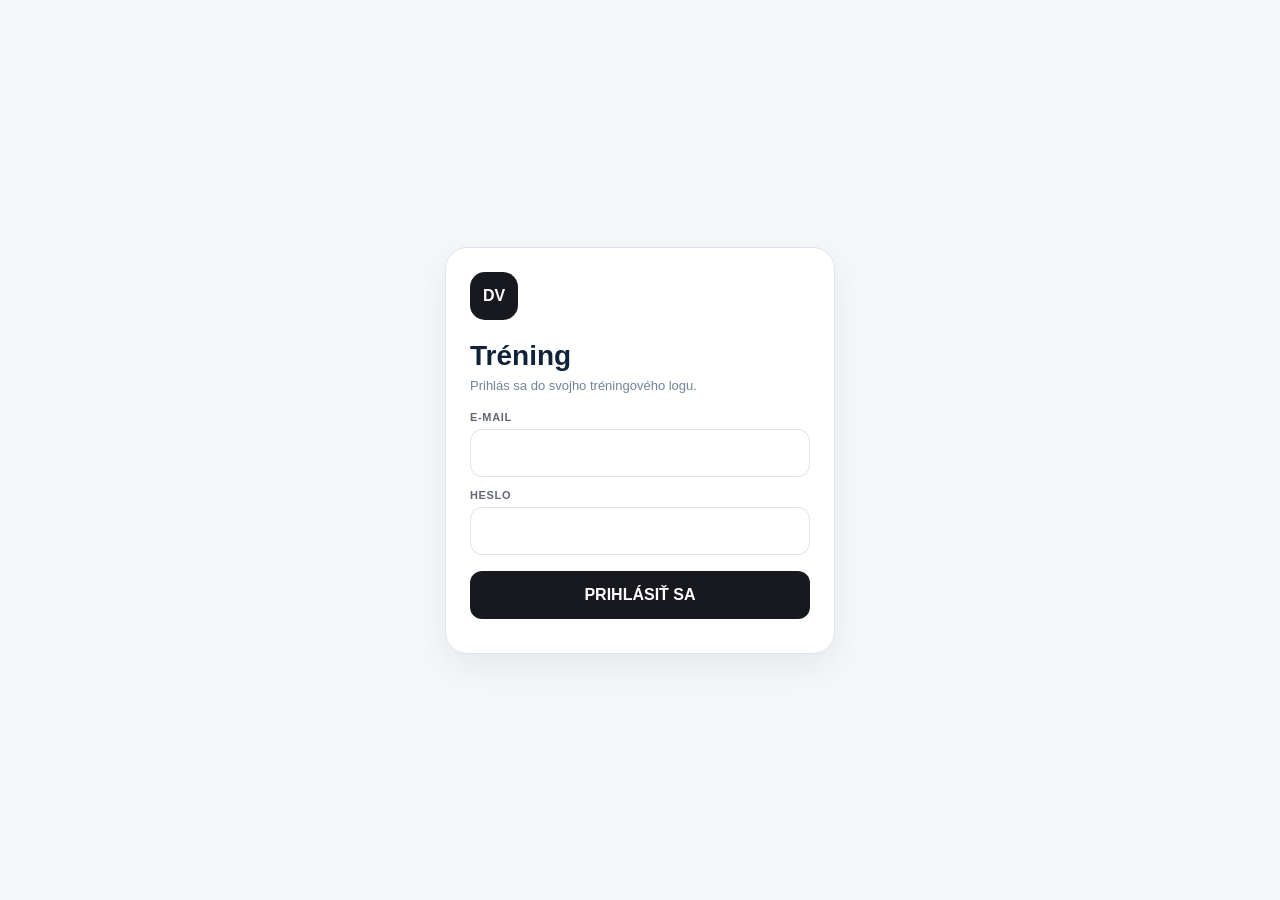
<file: index.html>
<!doctype html>
<html lang="sk">
<head>
  <meta charset="utf-8" />
  <meta name="viewport" content="width=device-width,initial-scale=1,viewport-fit=cover" />
  <meta name="theme-color" content="#eef3f8" />
  <meta name="apple-mobile-web-app-capable" content="yes" />
  <meta name="apple-mobile-web-app-status-bar-style" content="default" />
  <meta name="apple-mobile-web-app-title" content="Tréning" />
  <meta name="description" content="Mobile-first silový tréningový tracker." />
  <link rel="manifest" href="./manifest.webmanifest" />
  <link rel="icon" href="./icon.svg" type="image/svg+xml" />
  <title>Tréning</title>
  <link rel="stylesheet" href="./styles.css?v=57" />
  <link rel="stylesheet" href="./plan-editor.css?v=57" />
  <link rel="stylesheet" href="./mobile.css?v=57" />
</head>
<body>
  <div id="app"><div class="boot"><div class="boot-spinner"></div><div>Načítavam tréning…</div></div></div>
  <div id="toast-root" class="toast-root"></div>
  <script>
    window.__showBootError=function(message){
      var el=document.getElementById('app');
      var safe=String(message||'Neznáma chyba').replace(/[&<>]/g,function(c){return {'&':'&amp;','<':'&lt;','>':'&gt;'}[c]});
      if(el) el.innerHTML='<div class="fatal"><b>Aplikácia sa nespustila.</b><p>'+safe+'</p><button onclick="location.reload()">Skúsiť znova</button></div>';
    };
    window.addEventListener('error',function(e){window.__showBootError(e.message||'JavaScript chyba');});
    window.addEventListener('unhandledrejection',function(e){window.__showBootError((e.reason&&e.reason.message)||e.reason||'Neošetrená chyba');});
    if('serviceWorker' in navigator){navigator.serviceWorker.getRegistrations().then(function(rs){return Promise.all(rs.map(function(r){return r.unregister()}))}).catch(function(){});}
    if('caches' in window){caches.keys().then(function(keys){return Promise.all(keys.map(function(k){return caches.delete(k)}))}).catch(function(){});}
  </script>
  <script src="./core.js?v=57"></script>
  <script src="./sync.js?v=57"></script>
  <script src="./supersets.js?v=57"></script>
  <script src="./program-review.js?v=57"></script>
  <script src="./attendance.js?v=57"></script>
  <script src="./session-meta.js?v=57"></script>
  <script src="./training.js?v=57"></script>
  <script src="./history.js?v=58"></script>
  <script src="./volume.js?v=57"></script>
  <script src="./progress.js?v=57"></script>
  <script src="./measurement-fix.js?v=57"></script>
  <script src="./profile.js?v=57"></script>
  <script src="./plan-editor.js?v=57"></script>
  <script src="./status-fix.js?v=57"></script>
  <script src="./history-tonnage-fix.js?v=57"></script>
  <script src="./quick-edit.js?v=57"></script>
  <script src="./progression.js?v=57"></script>
  <script src="./mobile.js?v=57"></script>
  <script src="./bootstrap.js?v=57"></script>
</body>
</html>
</file>
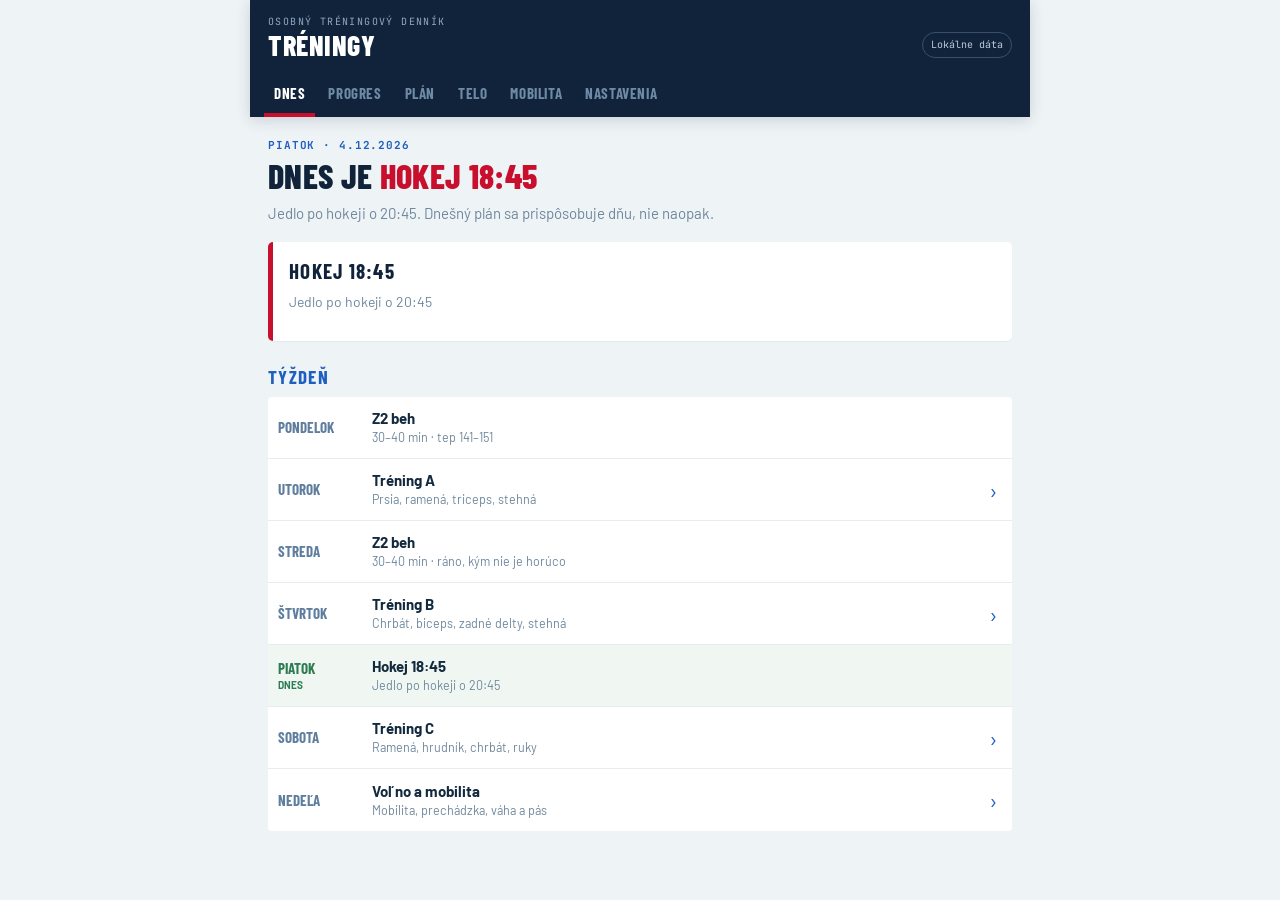
<file: index-aktualny-preview.html>
<!doctype html>
<html lang="sk">
<head>
<meta charset="UTF-8">
<meta name="viewport" content="width=device-width, initial-scale=1, viewport-fit=cover">
<title>Tréningy</title>
<meta name="description" content="Osobný tréningový denník s logom výkonu a progresu.">
<meta name="apple-mobile-web-app-capable" content="yes">
<meta name="apple-mobile-web-app-status-bar-style" content="black-translucent">
<meta name="apple-mobile-web-app-title" content="Tréningy">
<meta name="theme-color" content="#10233A">
<link rel="preconnect" href="https://fonts.googleapis.com">
<link rel="preconnect" href="https://fonts.gstatic.com" crossorigin>
<link href="https://fonts.googleapis.com/css2?family=Barlow+Condensed:wght@600;700;800&family=Barlow:wght@400;500;600;700&family=JetBrains+Mono:wght@400;700&display=swap" rel="stylesheet">
<style>
  :root{
    --ice:#EEF3F6;
    --deep:#10233A;
    --deep-2:#18314D;
    --line:#1F5FBF;
    --red:#C8102E;
    --green:#2E7D52;
    --gold:#A86500;
    --steel:#6F879D;
    --muted:#B8C8D5;
    --card:#FFFFFF;
    --soft:#F4F8FA;
    --border:#DCE5EC;
  }
  *{box-sizing:border-box;-webkit-tap-highlight-color:transparent;}
  html,body{margin:0;padding:0;min-height:100%;background:var(--ice);}
  body{font-family:'Barlow',system-ui,sans-serif;color:var(--deep);padding-bottom:32px;}
  button,input{font:inherit;}
  button{cursor:pointer;}
  button:focus-visible,input:focus-visible,summary:focus-visible{outline:3px solid #6EA8E8;outline-offset:2px;}
  .app{max-width:780px;margin:0 auto;}
  .topbar{background:var(--deep);color:#fff;padding:16px 18px 0;position:sticky;top:0;z-index:20;box-shadow:0 3px 14px rgba(16,35,58,.16);}
  .toprow{display:flex;align-items:flex-end;justify-content:space-between;gap:12px;}
  .eyebrow{font-family:'JetBrains Mono',monospace;font-size:10px;line-height:1.2;letter-spacing:.14em;text-transform:uppercase;color:#91A8BD;}
  .brand{font-family:'Barlow Condensed',sans-serif;font-size:28px;font-weight:800;line-height:.9;text-transform:uppercase;letter-spacing:.02em;margin-top:5px;}
  .sync-badge{font-family:'JetBrains Mono',monospace;font-size:10px;line-height:1;color:#B9CDDF;border:1px solid #35516D;border-radius:99px;padding:7px 8px;white-space:nowrap;}
  .sync-badge.cloud{color:#BFE6CC;border-color:#397355;}
  .sync-badge.warn{color:#FFD19B;border-color:#8B5D27;}
  .main-nav{display:flex;gap:3px;overflow-x:auto;scrollbar-width:none;margin:16px -4px 0;}
  .main-nav::-webkit-scrollbar{display:none;}
  .nav-btn{flex:0 0 auto;background:transparent;color:#6E8AA5;border:0;border-bottom:4px solid transparent;padding:10px 10px 11px;font-family:'Barlow Condensed',sans-serif;font-size:15px;font-weight:700;text-transform:uppercase;letter-spacing:.04em;}
  .nav-btn.active{color:#fff;border-bottom-color:var(--red);}
  .page{padding:0 18px 34px;}
  .page-head{padding:21px 0 0;}
  .page-head h1{font-family:'Barlow Condensed',sans-serif;font-size:34px;line-height:.98;font-weight:800;text-transform:uppercase;margin:0;letter-spacing:.01em;}
  .page-head h1 span{color:var(--red);}
  .page-head p{color:var(--steel);font-size:15px;line-height:1.5;margin:9px 0 0;max-width:680px;}
  .date-line{font-family:'JetBrains Mono',monospace;color:var(--line);font-weight:700;font-size:11px;letter-spacing:.08em;text-transform:uppercase;margin-bottom:7px;}
  .stats{display:flex;gap:22px;margin-top:15px;padding-top:13px;border-top:2px solid var(--border);}
  .stat-label{font-family:'JetBrains Mono',monospace;color:var(--steel);font-size:9px;letter-spacing:.1em;text-transform:uppercase;}
  .stat-value{font-family:'Barlow Condensed',sans-serif;font-size:24px;font-weight:700;line-height:1.1;margin-top:2px;}
  .panel{background:var(--card);border-radius:5px;border-left:5px solid var(--line);padding:16px;margin-top:18px;box-shadow:0 1px 1px rgba(16,35,58,.04);}
  .panel.red{border-left-color:var(--red);}
  .panel.green{border-left-color:var(--green);}
  .panel.dark{background:var(--deep);color:#fff;border-left-color:var(--red);}
  .panel h2,.panel h3{font-family:'Barlow Condensed',sans-serif;text-transform:uppercase;letter-spacing:.06em;margin:0;}
  .panel h2{font-size:21px;}
  .panel h3{font-size:18px;}
  .panel p{font-size:14px;line-height:1.5;color:var(--steel);margin:8px 0 0;}
  .dark p{color:#C3D4E2;}
  .section-head{display:flex;align-items:baseline;gap:10px;margin:24px 0 9px;}
  .section-head h2{font-family:'Barlow Condensed',sans-serif;font-size:19px;color:var(--line);font-weight:700;text-transform:uppercase;letter-spacing:.07em;margin:0;}
  .section-head .meta{margin-left:auto;color:var(--steel);font-family:'JetBrains Mono',monospace;font-size:11px;}
  .warmup{background:#fff;border-left:5px solid var(--red);border-radius:4px;padding:13px 15px;margin-top:17px;}
  .warmup h2{font-family:'Barlow Condensed',sans-serif;font-size:18px;margin:0;text-transform:uppercase;letter-spacing:.05em;}
  .warmup ul{padding-left:18px;margin:7px 0 0;color:#3E566E;font-size:14px;line-height:1.55;}
  .warmup .ramp{font-size:13px;color:var(--steel);margin-top:8px;}
  .exercise-card{background:var(--card);border-radius:5px;border-left:5px solid var(--line);margin:0 0 9px;overflow:hidden;box-shadow:0 1px 1px rgba(16,35,58,.04);}
  .exercise-card.key{border-left-color:var(--red);}
  .exercise-card.paired{box-shadow:0 0 0 2px #E9B447 inset;}
  .exercise-main{padding:14px 14px 12px;}
  .exercise-title-row{display:flex;gap:10px;align-items:flex-start;}
  .exercise-number{flex:0 0 auto;font-family:'JetBrains Mono',monospace;font-size:11px;font-weight:700;color:#B5C4D0;padding-top:4px;}
  .key .exercise-number{color:var(--red);}
  .exercise-title{min-width:0;flex:1;}
  .exercise-title h3{font-family:'Barlow Condensed',sans-serif;font-size:22px;line-height:1.02;margin:0;font-weight:700;}
  .exercise-variant{font-size:13px;color:var(--steel);line-height:1.3;margin-top:2px;}
  .priority{font-family:'JetBrains Mono',monospace;font-size:9px;color:var(--red);border:1px solid #E8A6B2;border-radius:3px;padding:3px 4px;text-transform:uppercase;white-space:nowrap;}
  .priority.support{color:var(--steel);border-color:var(--border);}
  .three-numbers{display:grid;grid-template-columns:repeat(3,1fr);gap:1px;margin-top:14px;border:1px solid var(--border);background:var(--border);border-radius:4px;overflow:hidden;}
  .number-box{background:#FBFCFD;padding:9px 8px;min-width:0;}
  .number-box.today{background:#F0F7F2;}
  .number-box .label{font-family:'JetBrains Mono',monospace;font-size:9px;line-height:1.1;letter-spacing:.07em;text-transform:uppercase;color:var(--steel);}
  .number-box.today .label{color:var(--green);}
  .number-box .number{font-family:'Barlow Condensed',sans-serif;font-weight:700;font-size:18px;line-height:1.05;color:var(--deep);margin-top:5px;overflow-wrap:anywhere;}
  .number-box.today .number{color:#1F5C3B;}
  .number-box .number.up{color:var(--green);}
  .number-box .number.down{color:var(--red);}
  .number-box .secondary{display:block;font-size:11px;line-height:1.25;color:var(--steel);margin-top:4px;overflow-wrap:anywhere;}
  .series-plan{margin-top:11px;background:#F6F9FB;border:1px solid var(--border);border-radius:4px;padding:9px;}
  .series-plan-head{display:flex;align-items:baseline;gap:8px;margin-bottom:7px;}
  .series-plan-head span{font-family:'JetBrains Mono',monospace;font-size:9px;color:var(--steel);letter-spacing:.08em;text-transform:uppercase;}
  .series-plan-head strong{margin-left:auto;font-family:'Barlow Condensed',sans-serif;font-size:17px;color:var(--deep);}
  .series-grid{display:grid;grid-template-columns:repeat(4,1fr);gap:5px;}
  .set-chip{background:#fff;border-radius:3px;padding:7px 5px;text-align:center;border-top:3px solid var(--line);}
  .set-chip.optional{border-top-color:var(--gold);background:#FFFCF6;}
  .set-chip span{display:block;font-family:'JetBrains Mono',monospace;font-size:9px;color:var(--steel);line-height:1.1;}
  .set-chip strong{display:block;font-family:'Barlow Condensed',sans-serif;font-size:16px;color:var(--deep);line-height:1.05;margin-top:4px;overflow-wrap:anywhere;}
  .set-chip small{display:block;color:var(--steel);font-size:10px;line-height:1.15;margin-top:3px;}
  .series-note{font-size:11px;color:var(--steel);margin-top:7px;}
  .log-form{display:flex;gap:7px;align-items:stretch;margin-top:11px;}
  .log-form input{min-width:0;flex:1;border:1px solid #C9D7E2;border-radius:3px;background:#fff;color:var(--deep);font-size:14px;padding:10px 10px;}
  .log-form input.note{flex:.65;}
  .primary-btn,.dark-btn,.outline-btn,.text-btn{border-radius:3px;border:0;font-family:'Barlow Condensed',sans-serif;font-weight:700;text-transform:uppercase;letter-spacing:.05em;}
  .primary-btn{background:var(--deep);color:#fff;padding:0 15px;font-size:15px;}
  .primary-btn:active,.dark-btn:active{opacity:.82;}
  .outline-btn{background:#fff;color:var(--deep);border:2px solid var(--deep);padding:10px 13px;font-size:14px;}
  .text-btn{background:transparent;color:var(--line);font-size:13px;padding:8px 0;text-transform:none;letter-spacing:0;}
  .exercise-actions{display:flex;flex-wrap:wrap;align-items:center;gap:4px 13px;margin-top:5px;}
  .pair-label{font-family:'JetBrains Mono',monospace;font-size:10px;color:var(--gold);}
  .technique{border-top:1px solid #E5ECF1;margin-top:9px;padding-top:8px;}
  .technique summary{cursor:pointer;color:var(--line);font-size:13px;font-weight:600;list-style:none;}
  .technique summary::-webkit-details-marker{display:none;}
  .technique summary:before{content:'+';display:inline-block;width:18px;font-family:'JetBrains Mono',monospace;font-weight:700;}
  .technique[open] summary:before{content:'−';}
  .tech-grid{display:grid;grid-template-columns:1fr 1fr;gap:10px;margin-top:10px;}
  .tech-item{background:var(--soft);border-radius:3px;padding:10px;}
  .tech-item h4{font-family:'JetBrains Mono',monospace;color:var(--steel);font-size:9px;letter-spacing:.08em;text-transform:uppercase;margin:0 0 4px;}
  .tech-item p{font-size:13px;line-height:1.45;color:#2A4056;margin:0;}
  .tech-item.warning{background:#FBF3EF;}
  .tech-item.warning p{color:#6B4A3E;}
  .tech-item.full{grid-column:1/-1;}
  .tech-link{display:inline-block;color:var(--line);font-size:13px;text-decoration:none;margin-top:10px;}
  .override-box{margin-top:10px;background:#F8F3E9;border-left:3px solid var(--gold);padding:9px;}
  .override-form{display:flex;gap:6px;margin-top:5px;}
  .override-form input{flex:1;min-width:0;border:1px solid #D8C394;padding:8px;border-radius:3px;font-size:13px;}
  .small-btn{border:0;background:var(--green);color:#fff;border-radius:3px;padding:7px 10px;font-family:'Barlow Condensed',sans-serif;font-weight:700;text-transform:uppercase;font-size:13px;}
  .small-btn.alt{background:#fff;color:var(--gold);border:1px solid #D8C394;}
  .week-list{background:#fff;border-radius:4px;overflow:hidden;}
  .week-row{display:flex;align-items:center;gap:12px;padding:12px 10px;border-bottom:1px solid #E6EDF2;min-height:62px;}
  .week-row:last-child{border-bottom:0;}
  .week-row.today{background:#F0F7F2;}
  .week-day{width:82px;flex:0 0 82px;font-family:'Barlow Condensed',sans-serif;color:#5F7E9E;font-weight:700;font-size:15px;text-transform:uppercase;line-height:1.1;}
  .week-row.today .week-day{color:var(--green);}
  .week-day small{display:block;font-family:'Barlow',sans-serif;color:var(--green);font-size:10px;margin-top:3px;}
  .week-copy{flex:1;min-width:0;}
  .week-copy strong{display:block;font-size:15px;color:#12293E;}
  .week-copy span{display:block;font-size:12.5px;color:var(--steel);line-height:1.35;margin-top:2px;}
  .week-open{background:transparent;color:var(--line);border:0;font-size:22px;padding:4px;}
  .plan-grid{display:grid;grid-template-columns:repeat(3,1fr);gap:9px;margin-top:17px;}
  .plan-card{background:#fff;border:2px solid var(--border);border-radius:4px;padding:12px;text-align:left;}
  .plan-card.selected{border-color:var(--red);box-shadow:0 0 0 1px var(--red) inset;}
  .plan-card .plan-letter{font-family:'JetBrains Mono',monospace;font-size:12px;color:var(--red);font-weight:700;}
  .plan-card h3{font-family:'Barlow Condensed',sans-serif;font-size:20px;line-height:1.05;margin:5px 0 0;}
  .plan-card p{font-size:12px;color:var(--steel);line-height:1.35;margin:5px 0 0;}
  .plan-card .plan-time{font-family:'JetBrains Mono',monospace;font-size:10px;color:var(--steel);margin-top:9px;}
  .search-wrap{margin-top:16px;position:relative;}
  .search-wrap input{width:100%;border:2px solid var(--deep);border-radius:4px;padding:12px 13px 12px 38px;background:#fff;color:var(--deep);font-size:16px;}
  .search-icon{position:absolute;left:13px;top:12px;color:var(--steel);font-size:18px;}
  .progress-layout{display:grid;grid-template-columns:260px 1fr;gap:14px;margin-top:16px;align-items:start;}
  .progress-results{background:#fff;border-radius:4px;overflow:hidden;max-height:590px;overflow-y:auto;}
  .progress-result{width:100%;text-align:left;background:#fff;border:0;border-bottom:1px solid #E7EDF2;padding:11px 12px;}
  .progress-result:hover{background:#F6F9FB;}
  .progress-result.selected{background:#EDF4FB;border-left:4px solid var(--line);padding-left:8px;}
  .progress-result strong{display:block;font-family:'Barlow Condensed',sans-serif;font-size:17px;line-height:1.05;color:var(--deep);}
  .progress-result span{display:block;font-size:11px;color:var(--steel);margin-top:3px;}
  .progress-result .inactive{color:var(--gold);}
  .progress-detail{min-width:0;}
  .progress-title{background:var(--deep);color:#fff;border-radius:4px;padding:15px;}
  .progress-title .eyebrow{color:#A4BDD2;}
  .progress-title h2{font-family:'Barlow Condensed',sans-serif;font-size:27px;line-height:1;margin:5px 0 0;}
  .progress-title p{font-size:13px;color:#BDD0DF;margin:4px 0 0;}
  .progress-metrics{display:grid;grid-template-columns:repeat(3,1fr);gap:1px;background:var(--border);margin-top:12px;border-radius:4px;overflow:hidden;}
  .metric{background:#fff;padding:11px 10px;}
  .metric .m-label{font-family:'JetBrains Mono',monospace;font-size:9px;color:var(--steel);text-transform:uppercase;letter-spacing:.06em;}
  .metric strong{font-family:'Barlow Condensed',sans-serif;font-size:21px;line-height:1.05;display:block;margin-top:5px;overflow-wrap:anywhere;}
  .chart-card{background:#fff;border-radius:4px;margin-top:10px;padding:12px;}
  .chart-card h3{font-family:'Barlow Condensed',sans-serif;font-size:17px;text-transform:uppercase;margin:0;}
  .chart-card svg{width:100%;height:180px;display:block;margin-top:8px;}
  .chart-empty{font-size:13px;color:var(--steel);padding:25px 0 13px;}
  .chart-footer{display:flex;justify-content:space-between;gap:8px;font-family:'JetBrains Mono',monospace;color:var(--steel);font-size:10px;}
  .history-card{background:#fff;border-radius:4px;margin-top:10px;padding:12px;}
  .history-card h3{font-family:'Barlow Condensed',sans-serif;font-size:17px;text-transform:uppercase;margin:0 0 6px;}
  .history-row{display:flex;align-items:flex-start;gap:10px;border-top:1px solid #E7EDF2;padding:10px 0;}
  .history-date{flex:0 0 86px;font-family:'JetBrains Mono',monospace;font-size:11px;color:var(--steel);}
  .history-performance{flex:1;min-width:0;font-size:14px;color:#233B51;line-height:1.35;overflow-wrap:anywhere;}
  .history-performance small{display:block;color:var(--steel);font-size:11px;margin-top:3px;}
  .delete-btn{flex:0 0 auto;background:transparent;border:0;color:var(--red);font-size:11px;text-decoration:underline;padding:0;}
  .body-form{display:grid;grid-template-columns:1fr 1fr auto;gap:7px;}
  .body-form input,.settings-form input{width:100%;min-width:0;border:1px solid #C9D7E2;border-radius:3px;padding:10px;font-size:14px;background:#fff;color:var(--deep);}
  .measurement-list{background:#fff;border-radius:4px;overflow:hidden;}
  .measurement-row{display:flex;justify-content:space-between;align-items:baseline;gap:10px;padding:11px;border-bottom:1px solid #E7EDF2;font-size:14px;}
  .measurement-row:last-child{border-bottom:0;}
  .measurement-row .date{font-family:'JetBrains Mono',monospace;font-size:11px;color:var(--steel);}
  .measurement-row .values{font-family:'Barlow Condensed',sans-serif;font-size:18px;font-weight:700;text-align:right;}
  .measurement-row .values small{font-family:'Barlow',sans-serif;font-size:11px;font-weight:400;color:var(--steel);}
  .info-table{width:100%;border-collapse:collapse;font-size:13px;}
  .info-table td{border-top:1px solid #2A435E;padding:8px 0;color:#C3D4E2;}
  .info-table td:last-child{text-align:right;color:#fff;font-family:'JetBrains Mono',monospace;font-size:11px;}
  .settings-form{display:grid;gap:9px;margin-top:13px;}
  .settings-form label{font-family:'JetBrains Mono',monospace;font-size:10px;letter-spacing:.06em;text-transform:uppercase;color:var(--steel);}
  .settings-form .field{display:grid;gap:4px;}
  .settings-actions{display:flex;gap:8px;flex-wrap:wrap;margin-top:3px;}
  .cloud-state{font-size:13px;padding:9px 11px;border-radius:3px;background:#F4F8FA;color:var(--steel);margin-top:12px;}
  .cloud-state.ok{background:#EAF4EE;color:#1F5C3B;}
  .cloud-state.warn{background:#FBF3EF;color:#7A4C29;}
  .file-input{display:none;}
  .empty{background:#fff;border-radius:4px;padding:17px;color:var(--steel);font-size:14px;}
  .notice{font-size:13px;line-height:1.45;padding:10px 12px;border-radius:3px;margin-top:10px;background:#F0F5FA;color:#3E566E;border-left:3px solid var(--line);}
  .notice.warn{background:#FBF3EF;color:#6B4A3E;border-left-color:var(--red);}
  .toast{position:fixed;left:50%;bottom:18px;transform:translateX(-50%);z-index:50;max-width:calc(100% - 36px);background:var(--deep);color:#fff;border-radius:4px;padding:11px 14px;font-size:13px;box-shadow:0 5px 20px rgba(0,0,0,.2);}
  .toast.ok{background:var(--green);}
  .toast.bad{background:#8A2E22;}
  .timer{position:fixed;right:14px;bottom:14px;z-index:30;background:var(--deep);color:#fff;border-radius:5px;padding:10px 12px;box-shadow:0 4px 18px rgba(0,0,0,.25);display:flex;align-items:center;gap:10px;}
  .timer.done{background:var(--green);}
  .timer strong{font-family:'Barlow Condensed',sans-serif;font-size:25px;line-height:1;}
  .timer span{font-size:11px;color:#C2D3E0;}
  .timer button{background:transparent;border:1px solid #7893AA;color:#fff;border-radius:3px;padding:5px 7px;font-family:'Barlow Condensed',sans-serif;text-transform:uppercase;font-size:12px;}
  @media(max-width:680px){
    .progress-layout{display:block;}
    .progress-results{max-height:none;display:flex;overflow-x:auto;margin-bottom:10px;}
    .progress-result{min-width:170px;border-right:1px solid #E7EDF2;border-bottom:0;}
    .progress-result.selected{border-left:0;border-bottom:4px solid var(--line);padding-bottom:7px;}
  }
  @media(max-width:480px){
    .page{padding-left:14px;padding-right:14px;}
    .topbar{padding-left:14px;padding-right:14px;}
    .nav-btn{padding-left:8px;padding-right:8px;}
    .page-head h1{font-size:31px;}
    .three-numbers{grid-template-columns:1fr 1fr 1fr;}
    .number-box{padding:8px 6px;}
    .number-box .number{font-size:16px;}
    .number-box .secondary{font-size:10px;}
    .series-grid{grid-template-columns:repeat(2,1fr);}
    .log-form{display:grid;grid-template-columns:1fr auto;}
    .log-form input.note{grid-column:1/-1;grid-row:1;}
    .log-form input:not(.note){grid-column:1;grid-row:2;}
    .log-form button{grid-column:2;grid-row:2;}
    .tech-grid{grid-template-columns:1fr;}
    .tech-item.full{grid-column:auto;}
    .body-form{grid-template-columns:1fr 1fr;}
    .body-form button{grid-column:1/-1;padding:10px;}
    .plan-grid{gap:6px;}
    .plan-card{padding:9px;}
    .plan-card h3{font-size:18px;}
  }
  @media(prefers-reduced-motion:reduce){*{scroll-behavior:auto!important;transition:none!important;}}
</style>
</head>
<body>
<div id="app"></div>
<script>
'use strict';

var STORAGE_KEY = 'david-treningy-v4';
var LEGACY_KEY = 'david-treningy-v3';
var PLAN_START_DATE = '2026-09-03';
var HEIGHT_DEFAULT = 183;
var currentView = 'today';
var selectedPlan = 'A';
var selectedExercise = 'bench_press';
var progressQuery = '';
var openOverrides = {};
var paired = {};
var toastState = null;
var timerState = {seconds:0, id:null, done:false};
var cloudState = {text:'Lokálne dáta', tone:'local', busy:false};
var syncTimer = null;

function makeExercise(id,name,variant,group,config){
  return Object.assign({
    id:id,
    name:name,
    variant:variant,
    group:group,
    unit:'kg',
    sets:3,
    repMin:10,
    repMax:12,
    increment:2.5,
    startWeight:null,
    planWeight:null,
    planWeightLabel:'',
    loadUnit:'kg',
    priority:'support',
    aliases:'',
    how:'',
    why:'',
    warning:'',
    alternatives:[]
  },config||{});
}

var EXERCISES = {
  bench_press: makeExercise('bench_press','Tlaky na rovnej lavičke','Veľká činka · bench press','Prsia',{
    sets:4,repMin:6,repMax:8,increment:2.5,startWeight:57.5,planWeight:57.5,priority:'main',aliases:'bench press prsia tlak',
    how:'Lopatky stiahni k sebe a dole, chodidlá pevne na zemi. Činku spúšťaj k spodnej časti hrudníka, nie ku krku. Hore vytlač bez blokovania lakťov.',
    why:'Základný stavebný cvik na prsia. Najviac váhy a najväčší podnet, preto je prvý.',
    warning:'Neodtrhávaj zadok z lavičky ani neodrážaj činku od hrudníka. Ak to potrebuješ, je priťažká.',
    alternatives:['Tlaky na šikmej s činkou, sklon 15°','Tlaky jednoručkami na rovnej lavičke']
  }),
  incline_db_press: makeExercise('incline_db_press','Tlaky na šikmej lavičke','Jednoručky · sklon 30°','Prsia',{
    sets:3,repMin:8,repMax:10,increment:2.5,startWeight:22.5,planWeight:22.5,priority:'main',aliases:'incline dumbbell press horné prsia',
    how:'Lavička na 30 stupňov. Jednoručky na úrovni hrudníka vytlač hore. Na konci ich nedávaj k sebe, drž ich nad hrudníkom.',
    why:'Horná časť hrudníka. Iný uhol než bench press, preto zostáva v programe.',
    warning:'Príliš strmá lavička presunie prácu na ramená. Nad 45 stupňov už nerobíš hlavne prsia.',
    alternatives:['Tlaky na šikmej s veľkou činkou']
  }),
  db_lateral_raise: makeExercise('db_lateral_raise','Upažovanie s jednoručkami','Lateral raise · v stoji','Bočné delty',{
    sets:3,repMin:12,repMax:15,increment:2.5,startWeight:10,planWeight:10,priority:'main',aliases:'lateral raise ramená bočné delty',
    how:'Jednoručky pri bokoch dvíhaj do strán po výšku ramien. Ťahaj lakťami, nie rukami. Predstav si šnúrky priviazané na lakťoch.',
    why:'Najdôležitejší cvik pre šírku ramien v celom programe.',
    warning:'Priťažké jednoručky a hojdanie telom znižujú prácu bočného deltu. Tu vyhráva technika, nie kilá.',
    alternatives:['Upažovanie na kladke, jedna ruka']
  }),
  cable_lateral_raise: makeExercise('cable_lateral_raise','Upažovanie na kladke','Jednou rukou · cable lateral raise','Bočné delty',{
    sets:3,repMin:15,repMax:18,increment:2.5,startWeight:5,planWeight:5,priority:'main',aliases:'cable lateral raise ramená',
    how:'Stoj bokom k spodnej kladke. Rukoväť chyť vzdialenejšou rukou pred telom a ťahaj do strany po výšku ramena.',
    why:'Kladka drží napätie aj v dolnej polohe. Druhá dávka bočných deltov v týždni.',
    warning:'Druhou rukou sa chyť stojana, aby si sa nehojdal telom.',
    alternatives:['Upažovanie s jednoručkami']
  }),
  rope_pushdown: makeExercise('rope_pushdown','Triceps na kladke s lanom','Rope pushdown','Triceps',{
    sets:3,setsMin:3,setsMax:4,repMin:10,repMax:12,increment:2.5,startWeight:22.5,planWeight:22.5,priority:'main',aliases:'triceps lano pushdown',
    how:'Lakte drž pri bokoch. Tlač lano dole a v dolnej polohe ho jemne roztiahni do strán.',
    why:'Triceps tvorí veľkú časť objemu ruky, preto má v programe pravidelnú dávku.',
    warning:'Ak odliepaš lakte od tela, prácu preberá rameno.',
    alternatives:['Sťahovanie kladky rovnou tyčou']
  }),
  overhead_db_triceps: makeExercise('overhead_db_triceps','Francúzsky tlak nad hlavu','Jednoručka obojručne · overhead extension','Triceps',{
    sets:3,repMin:8,repMax:10,increment:2.5,startWeight:27.5,planWeight:27.5,priority:'main',aliases:'francúzsky tlak triceps nad hlavu',
    how:'V sede drž jednu ťažkú jednoručku oboma rukami nad hlavou. Spúšťaj za hlavu ohybom v lakťoch, ktoré smerujú dopredu.',
    why:'Poloha nad hlavou zasiahne dlhú hlavu tricepsu, ktorá tvorí objem ruky zospodu.',
    warning:'Roztváranie lakťov do strán znižuje kontrolu. Drž ich pri hlave.',
    alternatives:['Triceps nad hlavu na kladke']
  }),
  cable_fly: makeExercise('cable_fly','Rozpažovanie na kladkách','Cable fly · stredná výška','Prsia',{
    sets:3,repMin:12,repMax:12,increment:2.5,startWeight:7.5,planWeight:7.5,loadUnit:'kg na ruku',priority:'support',aliases:'cable fly chest fly prsia',
    how:'Lakte mierne pokrčené a v rovnakej polohe. Ťahaj ruky oblúkom pred seba, ako keby si niekoho objímal.',
    why:'Doplní prsia bez veľkej záťaže na chrbticu. Tu ide o kontrolu a stlačenie, nie o váhu.',
    warning:'Ak ohýbaš a naťahuješ lakte, meníš rozpažovanie na tlak.',
    alternatives:['Pectoral machine','Rozpažovanie s jednoručkami']
  }),
  low_cable_fly: makeExercise('low_cable_fly','Rozpažovanie na kladkách','Spodné kladky smerom hore','Prsia',{
    sets:3,repMin:12,repMax:15,increment:2.5,startWeight:15,planWeight:15,planWeightLabel:'7,5–15 kg',priority:'support',aliases:'low cable fly horný hrudník',
    how:'Kladky nastav nízko a ťahaj rukoväte oblúkom šikmo hore a pred seba. Lakte nechaj mierne pokrčené.',
    why:'Samostatný variant s vlastnou históriou. Spodný uhol zvýrazní hornú časť hrudníka.',
    warning:'Nepremieňaj pohyb na tlak ohýbaním lakťov.',
    alternatives:['Pectoral machine']
  }),
  leg_press: makeExercise('leg_press','Leg press','Tlak nohami na stroji','Stehná',{
    sets:3,repMin:10,repMax:12,increment:10,startWeight:100,planWeight:100,priority:'support',aliases:'leg press nohy stehná',
    how:'Chrbát celý opretý, chodidlá na šírku ramien. Klesaj do rozsahu, v ktorom sa panva nepodsúva a driek sa neodliepa.',
    why:'Udržiavacia dávka pre stehná a zadok bez potreby ťažkého drepu.',
    warning:'Nechoď tak hlboko, že sa spodok chrbta odlepí od sedadla. Kolená na konci nezamykaj.',
    alternatives:['Hack drep']
  }),
  lat_pulldown: makeExercise('lat_pulldown','Sťahovanie hornej kladky','Široký nadhmat · lat pulldown','Chrbát',{
    sets:3,repMin:8,repMax:10,increment:2.5,planWeight:60,priority:'main',aliases:'lat pulldown chrbát zhyby',
    how:'Najprv stiahni lopatky dole, až potom ťahaj hrazdu k hornej časti hrudníka. Hrudník drž vypnutý.',
    why:'Šírka chrbta a V-tvar. Ťahy sú základom štvrtkového tréningu.',
    warning:'Neťahaj len rukami. Ak zvládneš viac než 8 čistých zhybov, môžeš prejsť na zhyby.',
    alternatives:['Príťah na kladke v sede','Zhyby s dopomocou']
  }),
  one_arm_db_row: makeExercise('one_arm_db_row','Príťah jednoručky v predklone','Jedna ruka · s oporou','Chrbát',{
    sets:4,repMin:8,repMax:10,increment:2.5,planWeight:27.5,planWeightLabel:'25–27,5 kg',priority:'main',aliases:'dumbbell row jednorúčka príťah chrbát',
    how:'Jednou rukou a kolenom sa opri o lavičku. Chrbát drž rovný a jednoručku ťahaj k boku, lakeť smeruje dozadu.',
    why:'Hrúbka chrbta bez zbytočného balansu. Každá strana pracuje samostatne.',
    warning:'Neotáčaj trupom a nevyhadzuj jednoručku ramenom.',
    alternatives:['Príťah na kladke v sede']
  }),
  barbell_row: makeExercise('barbell_row','Príťahy v predklone','Veľká činka / T-Bar','Chrbát',{
    sets:4,repMin:8,repMax:10,increment:2.5,priority:'support',aliases:'barbell row t bar row príťahy',
    how:'Predklon asi 45 stupňov, chrbát rovný a kolená mierne pokrčené. Ťahaj k pupku.',
    why:'Historický variant z predchádzajúceho programu. Jeho záznamy zostávajú v databáze oddelene.',
    warning:'Pri citlivom drieku nechoď do tohto variantu len kvôli číslu v grafe.',
    alternatives:['Príťah jednoručky v predklone']
  }),
  reverse_fly: makeExercise('reverse_fly','Reverzné rozpažovanie','Peck deck naopak alebo jednoručky','Zadné delty',{
    sets:3,repMin:15,repMax:15,increment:2.5,planWeight:10,priority:'main',aliases:'reverse fly zadné delty rear delt',
    how:'Sadni si k peck decku čelom a roztváraj ruky dozadu. V predklone používaj ľahké jednoručky.',
    why:'Zadné delty robia rameno okrúhlym z profilu a pomáhajú držať ramená dozadu.',
    warning:'Priťažká váha a švihanie zoberú prácu zadným deltom.',
    alternatives:['Face pull na kladke']
  }),
  hammer_curl: makeExercise('hammer_curl','Biceps kladivovým úchopom','Jednoručky · neutrálna dlaň','Biceps',{
    sets:3,repMin:10,repMax:12,increment:2.5,startWeight:20,planWeight:20,priority:'main',aliases:'hammer curl biceps kladivový',
    how:'Dlane smerujú k sebe ako pri držaní kladiva. Lakte drž pri tele a dole púšťaj pomaly.',
    why:'Biceps a predlaktie naraz. Neutrálny úchop robí ruku hrubšou zboku.',
    warning:'Ak sa hojdáš telom, je váha príliš vysoká.',
    alternatives:['Biceps na kladke, neutrálny úchop']
  }),
  straight_arm_pulldown: makeExercise('straight_arm_pulldown','Sťahovanie kladky vystretými rukami','Straight-arm pulldown','Chrbát',{
    sets:3,repMin:12,repMax:15,increment:2.5,planWeight:22.5,planWeightLabel:'20–22,5 kg',priority:'support',aliases:'straight arm pulldown pullover chrbát',
    how:'Ruky drž vystreté s mierne pokrčenými lakťami, ktoré sa nehýbu. Ťahaj tyč až k stehnám.',
    why:'Doplní široký sval chrbta a serratus bez ďalšieho ťažkého príťahu.',
    warning:'Ak ohýbaš lakte, preberá prácu triceps.',
    alternatives:['Pullover s jednoručkou']
  }),
  preacher_curl: makeExercise('preacher_curl','Biceps na kazateľskej lavici','Preacher curl','Biceps',{
    sets:3,repMin:10,repMax:12,increment:2.5,planWeight:22.5,planWeightLabel:'20–22,5 kg',priority:'support',aliases:'preacher curl kazateľská biceps',
    how:'Ramená polož na opierku a dvíhaj činku bez švihu. Dole nechaj lakeť mierne pokrčený.',
    why:'Opierka fixuje ramená, takže biceps dostane takmer všetku prácu.',
    warning:'Nezamykaj lakeť do úplného vystretia a neodliepaj telo od lavičky.',
    alternatives:['Biceps s jednoručkami v sede']
  }),
  rdl: makeExercise('rdl','Rumunský mŕtvy ťah','RDL · s popruhmi','Zadná strana nôh',{
    sets:3,repMin:10,repMax:10,increment:5,planWeight:35,priority:'support',aliases:'rdl rumunský mŕtvy ťah hamstringy',
    how:'Kolená mierne pokrčené. Zadok tlač dozadu a činka kĺže popri stehnách. Vráť sa hore, keď cítiš silný ťah v zadných stehnách.',
    why:'Zadná strana stehien a zadok. Zároveň učí panvu pracovať v bezpečnom závese.',
    warning:'Pri citlivom drieku skráť rozsah a zníž váhu. Nikdy nedokončuj pohyb záklonom.',
    alternatives:['Hip thrust']
  }),
  seated_db_shoulder_press: makeExercise('seated_db_shoulder_press','Tlaky nad hlavu v sede','Jednoručky · shoulder press','Ramená',{
    sets:3,repMin:8,repMax:10,increment:2.5,startWeight:17.5,planWeight:17.5,priority:'main',aliases:'shoulder press tlaky ramená',
    how:'Operadlo takmer kolmo a chrbát celý opretý. Jednoručky tlač od úrovne uší hore. Rebrá drž dole.',
    why:'Predná a bočná hlava deltu v inom uhle než utorkové tlaky na hrudník.',
    warning:'Neprehýbaj sa v drieku, aby si dotlačil opakovanie. Radšej uber váhu.',
    alternatives:['Tlaky nad hlavu na stroji']
  }),
  seated_cable_row: makeExercise('seated_cable_row','Príťah na kladke v sede','Neutrálny úchop · seated row','Chrbát',{
    sets:3,repMin:10,repMax:12,increment:5,startWeight:60,planWeight:60,priority:'support',aliases:'seated cable row príťah kladka',
    how:'Chrbát rovný a hrudník von. Najprv stiahni lopatky k sebe, potom ťahaj rukoväť k bruchu.',
    why:'Druhá dávka pre hrúbku chrbta a lepšiu pozíciu ramien.',
    warning:'Nezakláňaj sa celým trupom pri každom opakovaní.',
    alternatives:['Príťah na T-tyči']
  }),
  face_pull: makeExercise('face_pull','Face pull na kladke','Lano vo výške tváre','Zadné delty',{
    sets:3,repMin:15,repMax:20,increment:2.5,planWeight:15,planWeightLabel:'10–15 kg',priority:'main',aliases:'face pull zadné ramená',
    how:'Lano ťahaj k čelu a lakte roztiahni do strán. Na konci vytoč palce dozadu.',
    why:'Druhá dávka pre zadné delty a podporu vyrovnaného postoja.',
    warning:'Ak cítiš hlavne krk a trapéz, uber váhu na polovicu.',
    alternatives:['Reverzné rozpažovanie s jednoručkami']
  }),
  overhead_cable_triceps: makeExercise('overhead_cable_triceps','Triceps nad hlavu na kladke','Lano · overhead extension','Triceps',{
    sets:3,repMin:12,repMax:12,increment:2.5,planWeight:15,priority:'support',aliases:'overhead triceps kladka',
    how:'Chrbtom ku kladke drž lano nad hlavou. Lakte pri ušiach zafixuj a hýb len predlaktím.',
    why:'Poloha nad hlavou cieli dlhú hlavu tricepsu a dopĺňa utorkovú dávku.',
    warning:'Rozťahovanie lakťov do strán presúva prácu na ramená.',
    alternatives:['Francúzsky tlak s EZ tyčou']
  }),
  bulgarian_split_squat: makeExercise('bulgarian_split_squat','Bulharský drep','Vlastná váha · zadná noha na lavičke','Nohy a panva',{
    unit:'BW',sets:3,repMin:10,repMax:10,priority:'main',aliases:'bulharský drep split squat panva',
    bodyweightProgression:'Po zvládnutí techniky prejdi na 2 × 8 kg.',
    how:'Klesaj kolmo dole, predné koleno drž nad chodidlom. Zadok zadnej nohy stiahni a panvu podsúvaj.',
    why:'Je tu kvôli panve, nie kvôli objemu nôh. Rieši aj rozdiel medzi ľavou a pravou stranou.',
    warning:'Najprv len vlastná váha. Ak sa panva vyklopí a driek sa prehne, rozsah alebo záťaž sú priveľké.',
    alternatives:['Výpady na mieste']
  }),
  incline_barbell_press: makeExercise('incline_barbell_press','Tlaky na šikmej s činkou','Veľká činka · sklon 15–30°','Prsia',{sets:3,repMin:8,repMax:10,priority:'support',aliases:'incline barbell press'}),
  flat_db_press: makeExercise('flat_db_press','Tlaky jednoručkami na rovnej','Jednoručky · flat dumbbell press','Prsia',{sets:3,repMin:8,repMax:10,priority:'support',aliases:'flat dumbbell press'}),
  pec_machine_fly: makeExercise('pec_machine_fly','Pectoral machine','Stroj · pec deck','Prsia',{sets:3,repMin:12,repMax:15,priority:'support',aliases:'pec deck chest fly'}),
  db_fly: makeExercise('db_fly','Rozpažovanie s jednoručkami','Jednoručky · dumbbell fly','Prsia',{sets:3,repMin:10,repMax:12,priority:'support',aliases:'dumbbell fly'}),
  assisted_pullup: makeExercise('assisted_pullup','Zhyby s dopomocou','Asistovaný stroj','Chrbát',{sets:3,repMin:6,repMax:10,priority:'support',aliases:'assisted pull ups'}),
  tbar_row: makeExercise('tbar_row','Príťah na T-tyči','T-Bar row','Chrbát',{sets:3,repMin:8,repMax:10,priority:'support',aliases:'t bar row'}),
  triceps_straight_bar: makeExercise('triceps_straight_bar','Sťahovanie kladky rovnou tyčou','Straight bar pushdown','Triceps',{sets:3,repMin:10,repMax:12,priority:'support',aliases:'straight bar triceps'}),
  hip_thrust: makeExercise('hip_thrust','Hip thrust','Stroj alebo veľká činka','Zadok',{sets:3,repMin:8,repMax:12,priority:'support',aliases:'hip thrust'}),
  hack_squat: makeExercise('hack_squat','Hack drep','Stroj','Nohy',{sets:3,repMin:8,repMax:12,priority:'support',aliases:'hack squat'})
};

var PROGRAMS = {
  A:{
    id:'A',day:2,dayName:'Utorok',duration:'47 min',
    title:'Prsia, ramená, triceps, stehná',
    description:'Dva ťažké tlaky, potom doplnky. Priorita sú prsia, bočné delty a ruky, nohy zostávajú udržiavacie.',
    warmup:['Hlboký drep s oporou · 30 s','Cossack drep s oporou · 5 na stranu','90/90 prehodenia · 6 na stranu'],
    ramp:'Potom 1–2 ľahké rozbehové série prvého tlaku.',
    blocks:[
      {title:'Ťažké tlaky',time:'19 min',items:[{id:'bench_press'},{id:'incline_db_press'}]},
      {title:'Bočné delty a triceps',time:'10 min',items:[{id:'db_lateral_raise'},{id:'rope_pushdown',override:{setsMin:3,setsMax:4}}]},
      {title:'Triceps a prsia',time:'8 min',items:[{id:'overhead_db_triceps'},{id:'cable_fly'}]},
      {title:'Stehná',time:'7 min',items:[{id:'leg_press'}]}
    ]
  },
  B:{
    id:'B',day:4,dayName:'Štvrtok',duration:'46 min',
    title:'Chrbát, biceps, zadné delty, stehná',
    description:'Ťahy chrbtom pre V-siluetu, kontrolovaná práca rúk a krátka dávka zadnej strany nôh.',
    warmup:['Hlboký drep s oporou · 30 s','Cossack drep s oporou · 5 na stranu','90/90 prehodenia · 6 na stranu'],
    ramp:'Potom ľahké sťahovanie kladky a jedna rozbehová séria príťahu.',
    blocks:[
      {title:'Ťažké ťahy',time:'19 min',items:[{id:'lat_pulldown'},{id:'one_arm_db_row'}]},
      {title:'Zadné delty a biceps',time:'10 min',items:[{id:'reverse_fly'},{id:'hammer_curl'}]},
      {title:'Doplňujúce ťahy',time:'8 min',items:[{id:'straight_arm_pulldown'},{id:'preacher_curl'}]},
      {title:'Stehná a zadok',time:'7 min',items:[{id:'rdl'}]}
    ]
  },
  C:{
    id:'C',day:6,dayName:'Sobota',duration:'42 min',
    title:'Ramená, hrudník, chrbát, ruky',
    description:'Krátky doplnkový tréning. Druhá dávka pre partie hornej polovice, jeden cvik na nohy kvôli panve.',
    warmup:['Hlboký drep s oporou · 30 s','Cossack drep s oporou · 5 na stranu','90/90 prehodenia · 6 na stranu','Krúženie ramenami · 10 dopredu a dozadu'],
    ramp:'Tlaky začni jednou ľahkou rozbehovou sériou.',
    blocks:[
      {title:'Tlak nad hlavu',time:'9 min',items:[{id:'seated_db_shoulder_press'}]},
      {title:'Bočné delty a chrbát',time:'9 min',items:[{id:'cable_lateral_raise'},{id:'seated_cable_row'}]},
      {title:'Hrudník a biceps',time:'8 min',items:[{id:'low_cable_fly'},{id:'hammer_curl',override:{repMin:12,repMax:12,planWeight:17.5,planWeightLabel:'17,5 kg'}}]},
      {title:'Zadné delty a triceps',time:'10 min',items:[{id:'face_pull'},{id:'overhead_cable_triceps'}]},
      {title:'Nohy a panva',time:'6 min',items:[{id:'bulgarian_split_squat'}]}
    ]
  }
};

var MOBILITY = [
  {title:'Otvorenie bedier',items:[
    {name:'Hlboký drep s palicou',variant:'45 s',how:'Palica je opora. Klesaj len do rozsahu, v ktorom udržíš päty a neutrálne kríže.',why:'Otvára bedrový kĺb a triesla naraz.',warning:'Ak sa driek zaguľatí alebo tlačí, okamžite vyjdi.'},
    {name:'Cossack drep',variant:'6 na stranu',how:'Široký postoj, váha do jednej nohy, druhá vystretá. V spodnej polohe zostaň krátko a použi palicu ako oporu.',why:'Kontrolované zaťaženie adduktorov v natiahnutí.',warning:'Nechoď hlboko bez opory len kvôli rozsahu.'}
  ]},
  {title:'Flexory bedra',items:[
    {name:'Kľak na jednom kolene',variant:'60 s na stranu',how:'Stiahni zadok zadnej nohy, podsúvaj panvu a až potom sa posuň mierne dopredu. Palicu drž zvislo pred sebou.',why:'Najdôležitejší cvik pre skrátené flexory bedra a anteverziu panvy.',warning:'Ak ťah cítiš v drieku, panva ušla dopredu.'}
  ]},
  {title:'Rotácia a adduktory',items:[
    {name:'90/90 prehodenia',variant:'8 na stranu',how:'Prehadzuj kolená zo strany na stranu. Ruky sú len poistka, pohyb rob bedrami.',why:'Vnútorná a vonkajšia rotácia bedra.',warning:'Nevynucuj rozsah cez bolesť.'},
    {name:'Adduktorový rock back',variant:'10 na stranu',how:'Jedna noha vystretá do strany, sadaj zadkom k pätám a vracaj sa. Chrbát drž pokojný.',why:'Naťahuje adduktor bez zbytočného zaťaženia drieku.',warning:'Nenechaj chrbát skolabovať do prehnutia.'}
  ]},
  {title:'Kontrola panvy',items:[
    {name:'Dead bug s palicou',variant:'8–10 opakovaní',how:'Tlač do palice nad hrudníkom a spúšťaj opačnú ruku a nohu. Driek zostáva na zemi.',why:'Učí hlboké brucho držať driek v neutrále.',warning:'Keď sa driek odlepí, séria končí.'},
    {name:'Hip airplane',variant:'5 na stranu',how:'Predklon do vodorovnej polohy s oporou palice. Rotuj panvou dnu a von, chodidlo nechaj pevné.',why:'Spája mobilitu s kontrolou panvy.',warning:'Začni s oporou, aby rovnováha neodviedla pozornosť.'}
  ]}
];

var WEEK = [
  {day:1,name:'Pondelok',title:'Z2 beh',sub:'30–40 min · tep 141–151'},
  {day:2,name:'Utorok',title:'Tréning A',sub:'Prsia, ramená, triceps, stehná',program:'A'},
  {day:3,name:'Streda',title:'Z2 beh',sub:'30–40 min · ráno, kým nie je horúco'},
  {day:4,name:'Štvrtok',title:'Tréning B',sub:'Chrbát, biceps, zadné delty, stehná',program:'B'},
  {day:5,name:'Piatok',title:'Hokej 18:45',sub:'Jedlo po hokeji o 20:45'},
  {day:6,name:'Sobota',title:'Tréning C',sub:'Ramená, hrudník, chrbát, ruky',program:'C'},
  {day:0,name:'Nedeľa',title:'Voľno a mobilita',sub:'Mobilita, prechádzka, váha a pás',view:'mobility'}
];

var LEGACY_MAP = {
  a1:'bench_press',a2:'incline_db_press',a3:'db_lateral_raise',a4:'rope_pushdown',a5:'cable_fly',a6:'overhead_db_triceps',a7:'leg_press',
  b1:'lat_pulldown',b2:'barbell_row',b3:'reverse_fly',b4:'hammer_curl',b5:'straight_arm_pulldown',b6:'preacher_curl',b7:'rdl',
  c1:'seated_db_shoulder_press',c2:'cable_lateral_raise',c3:'seated_cable_row',c4:'low_cable_fly',c5:'hammer_curl',c6:'bulgarian_split_squat',c7:'face_pull',c8:'overhead_cable_triceps'
};

function blankState(){
  return {
    version:4,
    logs:{},
    measurements:[],
    overrides:{},
    deleted:{logs:[],measurements:[]},
    settings:{height:HEIGHT_DEFAULT},
    cloud:{url:'',anonKey:'',session:null}
  };
}

function uid(prefix){
  if(window.crypto && window.crypto.randomUUID) return window.crypto.randomUUID();
  return (prefix||'id')+'-'+Date.now().toString(36)+'-'+Math.random().toString(36).slice(2);
}

function readJSON(key){
  try{
    var raw=window.localStorage.getItem(key);
    return raw?JSON.parse(raw):null;
  }catch(e){return null;}
}

function writeState(value){
  try{window.localStorage.setItem(STORAGE_KEY,JSON.stringify(value));return true;}
  catch(e){return false;}
}

function escapeHTML(value){
  return String(value==null?'':value)
    .replace(/&/g,'&amp;')
    .replace(/</g,'&lt;')
    .replace(/>/g,'&gt;')
    .replace(/"/g,'&quot;')
    .replace(/'/g,'&#39;');
}

function numberText(value){
  if(value==null || value==='') return '';
  return String(Math.round(Number(value)*10)/10).replace('.',',');
}

function isoToday(){
  var d=new Date();
  return d.getFullYear()+'-'+String(d.getMonth()+1).padStart(2,'0')+'-'+String(d.getDate()).padStart(2,'0');
}

function legacyDateToISO(value){
  var s=String(value||'');
  if(/^\d{4}-\d{2}-\d{2}$/.test(s)) return s;
  var m=s.match(/(\d{1,2})\.\s*(\d{1,2})\.(?:\s*(\d{4}))?/);
  if(!m) return isoToday();
  var year=m[3]?Number(m[3]):new Date().getFullYear();
  var candidate=new Date(year,Number(m[2])-1,Number(m[1]));
  if(!m[3] && candidate.getTime()>Date.now()+31*24*3600*1000) year--;
  return year+'-'+String(Number(m[2])).padStart(2,'0')+'-'+String(Number(m[1])).padStart(2,'0');
}

function formatDate(value){
  var s=String(value||'');
  var m=s.match(/^(\d{4})-(\d{2})-(\d{2})$/);
  return m?Number(m[3])+'.'+Number(m[2])+'.'+m[1]:s;
}

function dateLong(value){
  var days=['Nedeľa','Pondelok','Utorok','Streda','Štvrtok','Piatok','Sobota'];
  var d=value?new Date(value+'T12:00:00'):new Date();
  return days[d.getDay()]+' · '+formatDate(value||isoToday());
}

function parsePerformance(raw, exercise){
  var text=String(raw||'').trim();
  var before=text.split('(')[0];
  var bodyweight=exercise && exercise.unit==='BW' || /vlastn|bodyweight|\bbw\b/i.test(before);
  var weight=null;
  var reps=[];
  if(bodyweight){
    var separator=before.indexOf('·');
    var repText=separator>=0?before.slice(separator+1):before;
    reps=(repText.match(/\d+/g)||[]).map(Number).filter(function(n){return n>0&&n<100;});
  }else{
    var wm=before.match(/(\d+(?:[.,]\d+)?)\s*kg?/i);
    if(wm){
      weight=Number(wm[1].replace(',','.'));
      var after=before.slice(wm.index+wm[0].length);
      reps=(after.match(/\d+/g)||[]).map(Number).filter(function(n){return n>0&&n<100;});
    }else{
      var nums=(before.match(/\d+(?:[.,]\d+)?/g)||[]);
      if(nums.length){
        weight=Number(nums[0].replace(',','.'));
        reps=nums.slice(1).map(function(n){return Number(n.replace(',','.'));}).filter(function(n){return n>0&&n<100;});
      }
    }
  }
  return {weight:Number.isFinite(weight)?weight:null,unit:bodyweight?'BW':'kg',reps:reps};
}

function parseDateForRecord(value){
  return /^\d{4}-\d{2}-\d{2}$/.test(String(value||''))?String(value):legacyDateToISO(value);
}

function normalizeRecord(value,exerciseId){
  var ex=EXERCISES[exerciseId]||EXERCISES.bench_press;
  if(value && value.v && !value.reps){
    var parsedLegacy=parsePerformance(value.v,ex);
    return {
      id:uid('log'),
      date:parseDateForRecord(value.d),
      weight:parsedLegacy.weight,
      unit:parsedLegacy.unit,
      reps:parsedLegacy.reps,
      note:value.p||'',
      updatedAt:new Date().toISOString()
    };
  }
  var weight=value && value.weight!=null && value.weight!==''?Number(value.weight):null;
  return {
    id:value&&value.id?String(value.id):uid('log'),
    date:parseDateForRecord(value&&value.date),
    weight:Number.isFinite(weight)?weight:null,
    unit:value&&value.unit?value.unit:(weight==null?'BW':'kg'),
    reps:Array.isArray(value&&value.reps)?value.reps.map(Number).filter(function(n){return n>0&&n<100;}):[],
    note:value&&value.note?String(value.note):'',
    updatedAt:value&&value.updatedAt?String(value.updatedAt):(value&&value.updated_at?String(value.updated_at):new Date().toISOString())
  };
}

function recordKey(record){
  return [record.date,record.weight==null?'BW':record.weight,record.unit,(record.reps||[]).join(','),record.note||''].join('|');
}

function addRecord(target,exerciseId,record){
  if(!target.logs[exerciseId]) target.logs[exerciseId]=[];
  var normalized=normalizeRecord(record,exerciseId);
  var duplicate=target.logs[exerciseId].some(function(existing){return recordKey(existing)===recordKey(normalized);});
  if(!duplicate) target.logs[exerciseId].push(normalized);
  target.logs[exerciseId].sort(function(a,b){return String(b.date).localeCompare(String(a.date))||String(b.updatedAt).localeCompare(String(a.updatedAt));});
}

function addMeasurement(target,value){
  var date=parseDateForRecord(value&&value.date||value&&value.d);
  var weight=Number(value&&value.weight!=null?value.weight:value&&value.w);
  var waist=Number(value&&value.waist!=null?value.waist:value&&value.p);
  if(!Number.isFinite(weight)||!Number.isFinite(waist)) return;
  var item={id:value&&value.id?String(value.id):uid('body'),date:date,weight:Math.round(weight*10)/10,waist:Math.round(waist*10)/10,updatedAt:value&&value.updatedAt?value.updatedAt:new Date().toISOString()};
  if(!target.measurements.some(function(x){return x.date===item.date&&x.weight===item.weight&&x.waist===item.waist;})) target.measurements.push(item);
}

function migrateLegacy(){
  var next=blankState();
  var old=readJSON(LEGACY_KEY);
  var oldOverrides=readJSON(LEGACY_KEY+'-prepis')||{};
  var oldBody=readJSON(LEGACY_KEY+'-telo')||[];
  if(old && typeof old==='object'){
    Object.keys(old).forEach(function(oldId){
      var newId=LEGACY_MAP[oldId];
      if(!newId || !Array.isArray(old[oldId])) return;
      old[oldId].forEach(function(item){addRecord(next,newId,item);});
    });
  }
  Object.keys(oldOverrides).forEach(function(oldId){
    var newId=LEGACY_MAP[oldId];
    if(newId && oldOverrides[oldId]) next.overrides[newId]=String(oldOverrides[oldId]);
  });
  if(Array.isArray(oldBody)) oldBody.forEach(function(item){addMeasurement(next,item);});
  return next;
}

function normalizeState(source){
  var next=blankState();
  if(source && typeof source==='object'){
    next.settings=Object.assign(next.settings,source.settings||{});
    next.overrides=Object.assign({},source.overrides||{});
    next.cloud=Object.assign(next.cloud,source.cloud||{});
    next.deleted=Object.assign(next.deleted,source.deleted||{});
    if(source.logs && typeof source.logs==='object'){
      Object.keys(source.logs).forEach(function(id){
        if(!EXERCISES[id]) return;
        if(Array.isArray(source.logs[id])) source.logs[id].forEach(function(record){addRecord(next,id,record);});
      });
    }
    var measurements=source.measurements||source.telo||[];
    if(Array.isArray(measurements)) measurements.forEach(function(item){addMeasurement(next,item);});
  }
  next.version=4;
  next.measurements.sort(function(a,b){return b.date.localeCompare(a.date);});
  return next;
}

function seedInitial(next){
  if(Object.keys(next.logs).some(function(id){return next.logs[id]&&next.logs[id].length;})) return next;
  var seed={
    bench_press:{date:'2026-08-18',weight:52.5,reps:[8,8,8,8]},
    incline_db_press:{date:'2026-08-18',weight:20,reps:[8,8,8]},
    db_lateral_raise:{date:'2026-08-18',weight:10,reps:[12,12,12]},
    rope_pushdown:{date:'2026-08-18',weight:20,reps:[12,10,10]},
    cable_fly:{date:'2026-08-18',weight:10,reps:[10,10,10]},
    overhead_db_triceps:{date:'2026-08-18',weight:25,reps:[12,10,8]},
    leg_press:{date:'2026-08-18',weight:40,reps:[12,12,12]},
    seated_db_shoulder_press:{date:'2026-08-22',weight:17.5,reps:[8,8]},
    cable_lateral_raise:{date:'2026-08-22',weight:5,reps:[15,15]},
    seated_cable_row:{date:'2026-08-22',weight:60,reps:[10,12]},
    low_cable_fly:{date:'2026-08-22',weight:15,reps:[15,15,15]},
    hammer_curl:{date:'2026-08-22',weight:17.5,reps:[12,12,11]},
    bulgarian_split_squat:{date:'2026-08-22',weight:null,unit:'BW',reps:[10,10,10]}
  };
  Object.keys(seed).forEach(function(id){addRecord(next,id,seed[id]);});
  return next;
}

var state=(function(){
  var stored=readJSON(STORAGE_KEY);
  if(stored) return normalizeState(stored);
  var migrated=migrateLegacy();
  migrated=seedInitial(migrated);
  writeState(migrated);
  return migrated;
})();

function persist(){
  var ok=writeState(state);
  if(!ok) showToast('Nepodarilo sa uložiť lokálne dáta. Exportuj si zálohu.','bad');
  return ok;
}

function getLogs(id){
  return (state.logs[id]||[]).slice().sort(function(a,b){return b.date.localeCompare(a.date)||b.updatedAt.localeCompare(a.updatedAt);});
}

function lastLog(id){return getLogs(id)[0]||null;}

function activeExerciseIds(){
  var ids=[];
  Object.keys(PROGRAMS).forEach(function(pid){
    PROGRAMS[pid].blocks.forEach(function(block){block.items.forEach(function(item){if(ids.indexOf(item.id)<0) ids.push(item.id);});});
  });
  return ids;
}

function isActive(id){return activeExerciseIds().indexOf(id)>=0;}

function setsText(ex){
  if(ex.setsMin&&ex.setsMax&&ex.setsMin!==ex.setsMax) return ex.setsMin+'–'+ex.setsMax;
  return String(ex.sets||3);
}

function repsText(ex){
  if(ex.repMin===ex.repMax) return String(ex.repMin);
  return ex.repMin+'–'+ex.repMax;
}

function prescriptionText(ex){
  var suffix=ex.unit==='BW'?' na nohu':'';
  return setsText(ex)+' × '+repsText(ex)+(ex.prescriptionSuffix||suffix);
}

function extractWeight(value){
  var match=String(value||'').match(/(\d+(?:[.,]\d+)?)\s*kg/i);
  return match?Number(match[1].replace(',','.')):null;
}

function loadLabel(ex,weight){
  return numberText(weight)+' '+(ex.loadUnit||'kg');
}

function planLoadLabel(ex){
  if(ex.unit==='BW') return 'Vlastná váha';
  if(ex.planWeightLabel) return ex.planWeightLabel;
  var weight=ex.planWeight!=null?ex.planWeight:ex.startWeight;
  return Number.isFinite(Number(weight))?loadLabel(ex,Number(weight)):'Nastav prvú váhu';
}

function workingLoadLabel(ex,last,rec){
  if(ex.unit==='BW') return 'Vlastná váha';
  if(rec&&rec.tone==='plan') return planLoadLabel(ex);
  var recommended=extractWeight(rec&&rec.label);
  var weight=Number.isFinite(recommended)?recommended:
    last&&Number.isFinite(Number(last.weight))?Number(last.weight):
    ex.planWeight!=null?ex.planWeight:ex.startWeight;
  return Number.isFinite(Number(weight))?loadLabel(ex,Number(weight)):'Nastav prvú váhu';
}

function seriesPlanHtml(ex,last,rec){
  var minSets=ex.setsMin||ex.sets||3;
  var maxSets=ex.setsMax||ex.sets||3;
  var load=workingLoadLabel(ex,last,rec);
  var chips=[];
  for(var i=1;i<=maxSets;i++){
    chips.push('<div class="set-chip '+(i>minSets?'optional':'')+'"><span>'+i+'. séria'+(i>minSets?' · voliteľná':'')+'</span><strong>'+escapeHTML(load)+'</strong><small>'+escapeHTML(repsText(ex))+' op.</small></div>');
  }
  return '<div class="series-plan"><div class="series-plan-head"><span>Pracovné série · váha</span><strong>'+escapeHTML(load)+'</strong></div><div class="series-grid">'+chips.join('')+'</div><div class="series-note">Zapíš jednu pracovnú váhu a opakovania po sériách, napr. 60 kg · 8,8,8.</div></div>';
}

function performanceText(record,ex){
  if(!record) return '—';
  var weight=record.unit==='BW'||record.weight==null?'Vlastná váha':loadLabel(ex||{},record.weight);
  var reps=(record.reps||[]).length?record.reps.join(' / '):'bez opakovaní';
  return weight+' · '+reps;
}

function quality(record,ex){
  var reps=record&&Array.isArray(record.reps)?record.reps:[];
  var target=ex.setsMin||ex.sets||3;
  var used=reps.slice(0,target);
  return {
    complete:reps.length>=target,
    top:reps.length>=target&&used.every(function(rep){return rep>=ex.repMax;}),
    belowMin:used.some(function(rep){return rep<ex.repMin;}),
    total:used.reduce(function(a,b){return a+b;},0)
  };
}

function recommendation(ex){
  var manual=state.overrides[ex.id];
  if(manual) return {label:manual,detail:'Ručne upravené odporúčanie',tone:'manual'};
  var allLogs=getLogs(ex.id);
  var logs=allLogs.filter(function(record){return String(record.date)>=PLAN_START_DATE;});
  if(!logs.length){
    var plan=planLoadLabel(ex);
    if(plan!=='Nastav prvú váhu') return {label:plan,detail:'Aktuálna pracovná váha podľa tvojho plánu.',tone:'plan'};
    logs=allLogs;
  }
  var last=logs[0];
  if(!last) return {label:ex.unit==='BW'?'Vlastná váha':'Nastav štart',detail:'Prvý záznam nastav podľa čistej techniky.',tone:'new'};
  var q=quality(last,ex);
  if(ex.unit==='BW'){
    if(q.top&&ex.bodyweightProgression) return {label:ex.bodyweightProgression,detail:'Horný rozsah je splnený. Najprv však udrž techniku.',tone:'up'};
    return {label:'Vlastná váha',detail:q.complete?'Drž rozsah '+repsText(ex)+' v každej sérii.':'Dokonči '+setsText(ex)+' série bez straty pozície.',tone:'hold'};
  }
  var weight=Number(last.weight);
  if(!Number.isFinite(weight)) return {label:'Nastav štart',detail:'Zápis nemá rozpoznateľnú váhu.',tone:'new'};
  if(q.top) return {label:loadLabel(ex,weight+ex.increment),detail:'Horný rozsah je splnený vo všetkých sériách. Pridaj najmenší rozumný krok.',tone:'up'};
  var recent=logs.slice(0,3);
  var badCount=recent.filter(function(item){return quality(item,ex).belowMin||!quality(item,ex).complete;}).length;
  if(badCount>=2){
    var lower=Math.max(ex.increment,weight-ex.increment);
    return {label:loadLabel(ex,lower),detail:'Opakovaný prepad výkonu. Zníž o jeden krok a znovu vybuduj čisté série.',tone:'down'};
  }
  if(!q.complete||q.belowMin) return {label:loadLabel(ex,weight),detail:'Jeden slabší deň ešte nie je dôvod na zníženie. Drž váhu a dokonči predpis.',tone:'hold'};
  return {label:loadLabel(ex,weight),detail:'Si v rozsahu, ale ešte nie na jeho hornom konci. Drž váhu.',tone:'hold'};
}

function chartSVG(records,label,color){
  var points=records.filter(function(record){return record.weight!=null&&record.unit!=='BW';}).slice().sort(function(a,b){return a.date.localeCompare(b.date);});
  if(points.length<2) return '<div class="chart-empty">Na graf treba aspoň dva váhové zápisy.</div>';
  var W=680,H=180,P=22;
  var values=points.map(function(record){return Number(record.weight);});
  var min=Math.min.apply(Math,values),max=Math.max.apply(Math,values),range=(max-min)||1;
  var coords=points.map(function(record,index){
    return [P+(index/(points.length-1))*(W-P*2),P+(1-(record.weight-min)/range)*(H-P*2)];
  });
  var line=coords.map(function(point,index){return (index?'L':'M')+point[0].toFixed(1)+' '+point[1].toFixed(1);}).join(' ');
  var area=line+' L '+coords[coords.length-1][0].toFixed(1)+' '+(H-P)+' L '+coords[0][0].toFixed(1)+' '+(H-P)+' Z';
  var dots=coords.map(function(point,index){return '<circle cx="'+point[0].toFixed(1)+'" cy="'+point[1].toFixed(1)+'" r="'+(index===coords.length-1?5:3.5)+'" fill="'+(index===coords.length-1?'#C8102E':color)+'"/>';}).join('');
  return '<svg viewBox="0 0 '+W+' '+H+'" preserveAspectRatio="none" role="img" aria-label="'+escapeHTML(label)+'">'+
    '<line x1="'+P+'" y1="'+(H-P)+'" x2="'+(W-P)+'" y2="'+(H-P)+'" stroke="#DCE5EC"/>'+
    '<path d="'+area+'" fill="'+color+'" opacity=".10"/>'+
    '<path d="'+line+'" fill="none" stroke="'+color+'" stroke-width="3" stroke-linejoin="round"/>'+
    dots+
    '<text x="'+P+'" y="16" fill="#6F879D" font-size="12">'+numberText(max)+' kg</text>'+
    '<text x="'+P+'" y="'+(H-4)+'" fill="#6F879D" font-size="12">'+numberText(min)+' kg</text>'+
    '</svg>'+
    '<div class="chart-footer"><span>'+formatDate(points[0].date)+' → '+formatDate(points[points.length-1].date)+'</span><span>'+numberText(values[values.length-1]-values[0])+' kg</span></div>';
}

function renderShell(content){
  var nav=[
    ['today','Dnes'],['progress','Progres'],['plan','Plán'],['body','Telo'],['mobility','Mobilita'],['settings','Nastavenia']
  ];
  var navHTML=nav.map(function(item){
    return '<button class="nav-btn '+(currentView===item[0]?'active':'')+'" data-view="'+item[0]+'">'+item[1]+'</button>';
  }).join('');
  var cloud=state.cloud&&state.cloud.session?cloudState.text:'Lokálne dáta';
  var tone=state.cloud&&state.cloud.session?(cloudState.tone==='warn'?'warn':'cloud'):'';
  return '<div class="app">'+
    '<header class="topbar"><div class="toprow"><div><div class="eyebrow">Osobný tréningový denník</div><div class="brand">Tréningy</div></div><div class="sync-badge '+tone+'">'+escapeHTML(cloud)+'</div></div><nav class="main-nav">'+navHTML+'</nav></header>'+
    '<main class="page">'+content+'</main>'+
    (toastState?'<div class="toast '+toastState.tone+'">'+escapeHTML(toastState.text)+'</div>':'')+
    (timerState.id?renderTimer():'')+
    '</div>';
}

function renderWarmup(program){
  return '<div class="warmup"><h2>Rozohriatie · 5 min</h2><ul>'+program.warmup.map(function(item){return '<li>'+escapeHTML(item)+'</li>';}).join('')+'</ul><div class="ramp">'+escapeHTML(program.ramp)+'</div></div>';
}

function renderWorkoutHeader(program){
  return '<div class="page-head"><div class="date-line">'+escapeHTML(program.dayName)+' · '+escapeHTML(program.duration)+'</div><h1>'+escapeHTML(program.title)+'</h1><p>'+escapeHTML(program.description)+'</p><div class="stats"><div><div class="stat-label">Cvikov</div><div class="stat-value">'+program.blocks.reduce(function(total,block){return total+block.items.length;},0)+'</div></div><div><div class="stat-label">Priorita</div><div class="stat-value">Horná časť</div></div><div><div class="stat-label">Série</div><div class="stat-value">'+program.blocks.reduce(function(total,block){return total+(block.items.reduce(function(sum,item){var ex=mergedExercise(item);return sum+(ex.sets||3);},0));},0)+'</div></div></div></div>';
}

function mergedExercise(item){
  var base=EXERCISES[item.id];
  return Object.assign({},base,item.override||{});
}

function renderExerciseCard(item,index,total){
  var ex=mergedExercise(item);
  var last=lastLog(ex.id);
  var rec=recommendation(ex);
  var load=workingLoadLabel(ex,last,rec);
  var pairActive=!!paired[ex.id];
  var recClass=rec.tone==='up'?'up':rec.tone==='down'?'down':'';
  var details='<div class="tech-grid">'+
    '<div class="tech-item full"><h4>Ako</h4><p>'+escapeHTML(ex.how)+'</p></div>'+
    '<div class="tech-item"><h4>Prečo</h4><p>'+escapeHTML(ex.why)+'</p></div>'+
    '<div class="tech-item warning"><h4>Pozor</h4><p>'+escapeHTML(ex.warning)+'</p></div>'+
    (ex.alternatives&&ex.alternatives.length?'<div class="tech-item full"><h4>Náhrady</h4><p>'+ex.alternatives.map(escapeHTML).join(' · ')+'</p></div>':'')+
    '<a class="tech-link" href="https://www.youtube.com/results?search_query='+encodeURIComponent(ex.name+' cvičenie technika')+'" target="_blank" rel="noopener">▶ Video na YouTube</a>'+
    '</div>';
  var override=openOverrides[ex.id]?'<div class="override-box"><div class="eyebrow">Vlastné odporúčanie</div><form class="override-form" data-override-form data-exercise="'+escapeHTML(ex.id)+'"><input name="value" value="'+escapeHTML(state.overrides[ex.id]||'')+'" placeholder="napr. 22,5 kg · cieľ 3 × 10"><button class="small-btn" type="submit">Ulož</button>'+(state.overrides[ex.id]?'<button class="small-btn alt" type="button" data-action="reset-override" data-exercise="'+escapeHTML(ex.id)+'">Auto</button>':'')+'</form></div>':'';
  var pairing=pairActive?'<span class="pair-label">⚡ spojené s nasledujúcim cvikom</span>':'';
  var placeholder=ex.unit==='BW'?'Vlastná váha · 10,10,10':(load==='Nastav prvú váhu'?'napr. 60 kg · ':load+' · ')+repsText(ex).replace('–',',');
  return '<article class="exercise-card '+(ex.priority==='main'?'key ':'')+(pairActive?'paired':'')+'">'+
    '<div class="exercise-main">'+
    '<div class="exercise-title-row"><div class="exercise-number">'+String(index+1).padStart(2,'0')+'</div><div class="exercise-title"><h3>'+escapeHTML(ex.name)+'</h3><div class="exercise-variant">'+escapeHTML(ex.variant)+'</div></div><div class="priority '+(ex.priority==='main'?'':'support')+'">'+(ex.priority==='main'?'priorita':'doplnok')+'</div></div>'+
    '<div class="three-numbers">'+
      '<div class="number-box"><div class="label">Predpis</div><div class="number">'+escapeHTML(prescriptionText(ex)+' · '+load)+'</div><span class="secondary">technicky čisto</span></div>'+
      '<div class="number-box today"><div class="label">Dnes</div><div class="number '+recClass+'">'+escapeHTML(rec.label)+'</div><span class="secondary">'+escapeHTML(rec.detail)+'</span></div>'+
      '<div class="number-box"><div class="label">Naposledy</div><div class="number">'+escapeHTML(performanceText(last,ex))+'</div><span class="secondary">'+(last?escapeHTML(formatDate(last.date)):'zatiaľ bez zápisu')+'</span></div>'+
    '</div>'+
    seriesPlanHtml(ex,last,rec)+
    '<form class="log-form" data-log-form data-exercise="'+escapeHTML(ex.id)+'"><input name="note" class="note" type="text" placeholder="Poznámka k dnešku (voliteľné)"><input name="performance" type="text" placeholder="'+escapeHTML(placeholder)+'" autocomplete="off"><button class="primary-btn" type="submit">Zapíš</button></form>'+
    '<div class="exercise-actions">'+
      '<button class="text-btn" type="button" data-action="toggle-pair" data-exercise="'+escapeHTML(ex.id)+'">'+(pairActive?'⚡ Zrušiť spojenie':'⚡ Spojiť s nasledujúcim cvikom')+'</button>'+
      '<button class="text-btn" type="button" data-action="toggle-override" data-exercise="'+escapeHTML(ex.id)+'">Upraviť odporúčanie</button>'+pairing+
    '</div>'+
    '<details class="technique"><summary>Technika a náhrady</summary>'+details+'</details>'+
    override+
    '</div></article>';
}

function renderWorkoutContent(program){
  var n=0;
  return renderWarmup(program)+program.blocks.map(function(block){
    var blockHTML='<div class="section-head"><h2>'+escapeHTML(block.title)+'</h2><span class="meta">'+escapeHTML(block.time)+'</span></div>';
    return blockHTML+block.items.map(function(item){var html=renderExerciseCard(item,n,block.items.length);n++;return html;}).join('');
  }).join('');
}

function renderWeekList(){
  var today=new Date().getDay();
  return '<div class="week-list">'+WEEK.map(function(item){
    var isToday=item.day===today;
    var action=item.program?'data-plan="'+item.program+'" data-view="plan"':item.view?'data-view="'+item.view+'"':'';
    return '<div class="week-row '+(isToday?'today':'')+'" '+(action?'data-open-week="'+item.day+'"':'')+'><div class="week-day">'+escapeHTML(item.name)+(isToday?'<small>dnes</small>':'')+'</div><div class="week-copy"><strong>'+escapeHTML(item.title)+'</strong><span>'+escapeHTML(item.sub)+'</span></div>'+(item.program||item.view?'<button class="week-open" type="button" '+action+'>›</button>':'')+'</div>';
  }).join('')+'</div>';
}

function renderToday(){
  var today=new Date().getDay();
  var schedule=WEEK.find(function(item){return item.day===today;})||WEEK[0];
  var date=isoToday();
  if(schedule.program){
    var program=PROGRAMS[schedule.program];
    return '<div class="page-head"><div class="date-line">'+escapeHTML(dateLong(date))+'</div><h1>Dnes je <span>tréning '+program.id+'</span></h1><p>'+escapeHTML(program.title)+'. Tu vidíš presne to, čo potrebuješ na dnešný tréning, bez otvárania ďalšej záložky.</p></div>'+
      renderWorkoutContent(program)+
      '<div class="section-head"><h2>Týždeň</h2></div>'+renderWeekList();
  }
  var extra=schedule.view?'<button class="outline-btn" type="button" data-view="mobility">Otvoriť mobilitu</button>':'';
  return '<div class="page-head"><div class="date-line">'+escapeHTML(dateLong(date))+'</div><h1>Dnes je <span>'+escapeHTML(schedule.title)+'</span></h1><p>'+escapeHTML(schedule.sub)+'. Dnešný plán sa prispôsobuje dňu, nie naopak.</p></div>'+
    '<div class="panel red"><h2>'+escapeHTML(schedule.title)+'</h2><p>'+escapeHTML(schedule.sub)+'</p><div style="margin-top:13px">'+extra+'</div></div>'+
    '<div class="section-head"><h2>Týždeň</h2></div>'+renderWeekList();
}

function renderPlan(){
  var p=PROGRAMS[selectedPlan];
  return '<div class="page-head"><div class="date-line">Plán A / B / C</div><h1>Vyber si <span>tréning</span></h1><p>Program určuje cviky a predpis. Zápisy a história patria samostatnému cviku, takže nezmiznú ani po zmene programu.</p></div>'+
    '<div class="plan-grid">'+Object.keys(PROGRAMS).map(function(id){
      var item=PROGRAMS[id];
      return '<button type="button" class="plan-card '+(selectedPlan===id?'selected':'')+'" data-plan="'+id+'"><div class="plan-letter">TRÉNING '+id+'</div><h3>'+escapeHTML(item.dayName)+'</h3><p>'+escapeHTML(item.title)+'</p><div class="plan-time">'+escapeHTML(item.duration)+'</div></button>';
    }).join('')+'</div>'+
    renderWorkoutHeader(p)+renderWorkoutContent(p);
}

function progressMatches(id){
  var ex=EXERCISES[id];
  var query=progressQuery.trim().toLowerCase();
  if(!query) return true;
  return (ex.name+' '+ex.variant+' '+ex.group+' '+ex.aliases).toLowerCase().indexOf(query)>=0;
}

function renderProgressResults(ids){
  if(!ids.length) return '<div class="empty">Cvik sa nenašiel.</div>';
  return ids.map(function(id){
    var ex=EXERCISES[id];
    var count=getLogs(id).length;
    return '<button type="button" class="progress-result '+(selectedExercise===id?'selected':'')+'" data-progress-exercise="'+escapeHTML(id)+'"><strong>'+escapeHTML(ex.name)+'</strong><span>'+escapeHTML(ex.variant)+'</span><span class="'+(isActive(id)?'':'inactive')+'">'+(isActive(id)?'v aktuálnom pláne':'mimo aktuálneho plánu')+' · '+count+' zápisov</span></button>';
  }).join('');
}

function renderProgressDetail(id){
  var ex=EXERCISES[id]||EXERCISES.bench_press;
  var records=getLogs(ex.id);
  var weights=records.filter(function(record){return record.weight!=null&&record.unit!=='BW';}).map(function(record){return Number(record.weight);});
  var latest=records[0]||null;
  var max=weights.length?Math.max.apply(Math,weights):null;
  var history=records.length?records.map(function(record){
    return '<div class="history-row"><div class="history-date">'+escapeHTML(formatDate(record.date))+'</div><div class="history-performance"><strong>'+escapeHTML(performanceText(record,ex))+'</strong>'+(record.note?'<small>'+escapeHTML(record.note)+'</small>':'')+'</div><button type="button" class="delete-btn" data-action="delete-log" data-exercise="'+escapeHTML(ex.id)+'" data-record="'+escapeHTML(record.id)+'">zmazať</button></div>';
  }).join(''):'<div class="chart-empty">Zatiaľ bez zápisov. Prvý výkon môžeš zapísať priamo v dnešnom tréningu.</div>';
  return '<div class="progress-detail">'+
    '<div class="progress-title"><div class="eyebrow">'+(isActive(ex.id)?'Aktuálny cvik':'Historický variant')+'</div><h2>'+escapeHTML(ex.name)+'</h2><p>'+escapeHTML(ex.variant)+'</p></div>'+
    '<div class="progress-metrics"><div class="metric"><div class="m-label">Najvyššia váha</div><strong>'+escapeHTML(max==null?(ex.unit==='BW'?'Vlastná váha':'—'):loadLabel(ex,max))+'</strong></div><div class="metric"><div class="m-label">Naposledy</div><strong>'+escapeHTML(latest?performanceText(latest,ex):'—')+'</strong></div><div class="metric"><div class="m-label">Zápisov</div><strong>'+records.length+'</strong></div></div>'+
    '<div class="chart-card"><h3>Vývoj pracovnej váhy</h3>'+chartSVG(records,'Vývoj pracovnej váhy','#1F5FBF')+'</div>'+
    '<div class="history-card"><h3>Všetky tréningy</h3>'+history+'</div>'+
    '</div>';
}

function renderProgress(){
  var ids=Object.keys(EXERCISES).filter(progressMatches).sort(function(a,b){
    var activeDiff=Number(isActive(b))-Number(isActive(a));
    if(activeDiff) return activeDiff;
    return EXERCISES[a].name.localeCompare(EXERCISES[b].name,'sk');
  });
  if(!ids.includes(selectedExercise)) selectedExercise=ids[0]||'bench_press';
  return '<div class="page-head"><div class="date-line">Databáza cvikov</div><h1>Každý cvik má <span>svoju históriu</span></h1><p>Vyhľadaj aj cvik, ktorý už nie je v aktuálnom programe. História sa nikdy nemaže zmenou plánu.</p></div>'+
    '<div class="search-wrap"><span class="search-icon">⌕</span><input id="progress-search" type="search" value="'+escapeHTML(progressQuery)+'" placeholder="Hľadaj bench, row, lateral..." autocomplete="off"></div>'+
    '<div class="progress-layout"><div id="progress-results" class="progress-results">'+renderProgressResults(ids)+'</div>'+renderProgressDetail(selectedExercise)+'</div>';
}

function renderBodyChart(measurements,key,label,color,unit){
  var records=measurements.filter(function(item){return item[key]!=null;}).slice().sort(function(a,b){return a.date.localeCompare(b.date);});
  if(records.length<2) return '<div class="chart-empty">Na graf treba aspoň dve merania.</div>';
  var W=680,H=160,P=20,values=records.map(function(item){return Number(item[key]);}),min=Math.min.apply(Math,values),max=Math.max.apply(Math,values),range=(max-min)||1;
  var coords=records.map(function(item,index){return [P+(index/(records.length-1))*(W-P*2),P+(1-(item[key]-min)/range)*(H-P*2)];});
  var line=coords.map(function(point,index){return (index?'L':'M')+point[0].toFixed(1)+' '+point[1].toFixed(1);}).join(' ');
  var dots=coords.map(function(point,index){return '<circle cx="'+point[0].toFixed(1)+'" cy="'+point[1].toFixed(1)+'" r="'+(index===coords.length-1?5:3.5)+'" fill="'+(index===coords.length-1?'#C8102E':color)+'"/>';}).join('');
  return '<svg viewBox="0 0 '+W+' '+H+'" preserveAspectRatio="none" role="img" aria-label="'+escapeHTML(label)+'"><path d="'+line+'" fill="none" stroke="'+color+'" stroke-width="3" stroke-linejoin="round"/>'+dots+'<text x="'+P+'" y="15" fill="#6F879D" font-size="12">'+numberText(max)+' '+unit+'</text><text x="'+P+'" y="'+(H-3)+'" fill="#6F879D" font-size="12">'+numberText(min)+' '+unit+'</text></svg><div class="chart-footer"><span>'+formatDate(records[0].date)+' → '+formatDate(records[records.length-1].date)+'</span><span>'+numberText(values[values.length-1]-values[0])+' '+unit+'</span></div>';
}

function renderBody(){
  var measurements=state.measurements.slice().sort(function(a,b){return b.date.localeCompare(a.date);});
  var latest=measurements[0];
  var height=Number(state.settings.height)||HEIGHT_DEFAULT;
  var list=measurements.length?measurements.map(function(item,index){
    return '<div class="measurement-row"><span class="date">'+escapeHTML(formatDate(item.date))+'</span><span class="values">'+numberText(item.weight)+' kg · '+numberText(item.waist)+' cm <small>'+(index===0?'<button type="button" class="delete-btn" data-action="delete-measurement" data-record="'+escapeHTML(item.id)+'">zmazať</button>':'')+'</small></span></div>';
  }).join(''):'<div class="empty">Zatiaľ bez merania.</div>';
  return '<div class="page-head"><div class="date-line">Telesná rekompozícia</div><h1>Váha a <span>pás</span></h1><p>Meraj raz týždenne v nedeľu ráno, po WC, pred pitím. Pri rekompozícii hovorí pás často viac než samotná váha.</p></div>'+
    '<div class="panel green"><h2>Nové meranie</h2><form class="body-form" data-measurement-form><input name="date" type="date" value="'+isoToday()+'"><input name="weight" type="number" step="0.1" inputmode="decimal" placeholder="Váha kg"><input name="waist" type="number" step="0.5" inputmode="decimal" placeholder="Pás cm"><button class="primary-btn" type="submit">Zapíš</button></form></div>'+
    '<div class="section-head"><h2>Váha</h2><span class="meta">'+(latest?numberText(latest.weight)+' kg':'—')+'</span></div><div class="chart-card">'+renderBodyChart(measurements,'weight','Vývoj váhy','#1F5FBF','kg')+'</div>'+
    '<div class="section-head"><h2>Pás</h2><span class="meta">'+(latest?numberText(latest.waist)+' cm':'—')+'</span></div><div class="chart-card">'+renderBodyChart(measurements,'waist','Vývoj pása','#2E7D52','cm')+'</div>'+
    '<div class="section-head"><h2>Všetky merania</h2></div><div class="measurement-list">'+list+'</div>'+
    '<div class="panel dark"><h3>Cieľ</h3><table class="info-table"><tr><td>Váha</td><td>90 kg · 13–14 % tuku</td></tr><tr><td>Pás</td><td>medzicieľ 94 cm</td></tr><tr><td>Bielkoviny</td><td>160 g denne</td></tr><tr><td>Pás/výška</td><td>'+(latest?(latest.waist/height).toFixed(3):'—')+'</td></tr></table></div>';
}

function renderMobilityCard(item,index){
  return '<div class="exercise-card"><div class="exercise-main"><div class="exercise-title-row"><div class="exercise-number">'+String(index+1).padStart(2,'0')+'</div><div class="exercise-title"><h3>'+escapeHTML(item.name)+'</h3><div class="exercise-variant">'+escapeHTML(item.variant)+'</div></div></div><details class="technique" open><summary>Prevedenie</summary><div class="tech-grid"><div class="tech-item full"><h4>Ako</h4><p>'+escapeHTML(item.how)+'</p></div><div class="tech-item"><h4>Prečo</h4><p>'+escapeHTML(item.why)+'</p></div><div class="tech-item warning"><h4>Pozor</h4><p>'+escapeHTML(item.warning)+'</p></div></div></details></div></div>';
}

function renderMobility(){
  var index=0;
  return '<div class="page-head"><div class="date-line">Každý deň / nedeľa</div><h1>Mobilita <span>panvy</span></h1><p>Krátka rutina pre triesla, bedrá, kontrolu panvy a citlivý driek. Pokrok príde z frekvencie, nie z násilia do rozsahu.</p></div>'+
    '<div class="notice">Pred A a B stačí prvých 5 minút. Celú zostavu si daj v nedeľu. Kľak na jednom kolene môžeš zaradiť každý večer na 60 sekúnd na stranu.</div>'+
    MOBILITY.map(function(block){return '<div class="section-head"><h2>'+escapeHTML(block.title)+'</h2></div>'+block.items.map(function(item){var html=renderMobilityCard(item,index);index++;return html;}).join('');}).join('')+
    '<div class="panel dark"><h3>Kedy riešiť fyzioterapeuta</h3><p>Ak bolesť vyžaruje do zadku alebo nohy, objaví sa mravčenie či slabosť, bolí v noci v ľahu alebo sa nezlepší do šiestich týždňov, nečakaj len na ďalší strečing.</p></div>';
}

function renderSettings(){
  var cloud=state.cloud||{};
  var session=cloud.session;
  var cloudMsg=session?'Cloud je pripojený pre '+(session.user&&session.user.email?session.user.email:'tvoj účet')+'.':'Cloud zatiaľ nie je pripojený. Bez neho appka funguje lokálne, po pripojení bude synchronizovať zápisy cez Supabase.';
  return '<div class="page-head"><div class="date-line">Dáta a synchronizácia</div><h1>Nastavenia <span>denníka</span></h1><p>Lokálna aplikácia zostáva rýchla, ale dlhodobá história má mať aj cloudovú kópiu. Heslo sa nikam neukladá.</p></div>'+
    '<div class="panel"><h2>Záloha zápisov</h2><p>Export obsahuje celú históriu cvikov, merania tela a ručné odporúčania. Import existujúce zápisy nemaže.</p><div class="settings-actions"><button class="primary-btn" type="button" data-action="export">Exportovať JSON</button><button class="outline-btn" type="button" data-action="import">Importovať JSON</button></div><input id="import-file" class="file-input" type="file" accept=".json,application/json"></div>'+
    '<div class="panel green"><h2>Supabase cloud</h2><p>'+escapeHTML(cloudMsg)+'</p><div class="settings-form"><div class="field"><label for="cloud-url">Project URL</label><input id="cloud-url" name="url" form="cloud-form" value="'+escapeHTML(cloud.url||'')+'" placeholder="https://tvoj-projekt.supabase.co"></div><div class="field"><label for="cloud-key">Anon key</label><input id="cloud-key" name="anonKey" form="cloud-form" value="'+escapeHTML(cloud.anonKey||'')+'" placeholder="Supabase anon public key"></div><div class="field"><label for="cloud-email">E-mail</label><input id="cloud-email" name="email" form="cloud-form" value="'+escapeHTML(session&&session.user&&session.user.email?session.user.email:'')+'" type="email" autocomplete="username"></div><div class="field"><label for="cloud-password">Heslo</label><input id="cloud-password" name="password" form="cloud-form" type="password" autocomplete="current-password" placeholder="Použije sa iba na prihlásenie"></div><form id="cloud-form" class="settings-form" data-cloud-form><div class="settings-actions"><button class="primary-btn" type="submit" name="mode" value="login">Prihlásiť a synchronizovať</button><button class="outline-btn" type="submit" name="mode" value="signup">Vytvoriť účet</button></div></form></div><div class="settings-actions" style="margin-top:12px">'+(session?'<button class="text-btn" type="button" data-action="sync">Synchronizovať teraz</button><button class="text-btn" type="button" data-action="logout">Odhlásiť cloud</button>':'')+'</div><div class="cloud-state '+(session?'ok':'warn')+'">'+escapeHTML(cloudState.text)+'</div></div>'+
    '<div class="panel"><h2>Výška pre pomer pás/výška</h2><form class="settings-form" data-height-form><div class="field"><label for="height">Výška v cm</label><input id="height" name="height" type="number" value="'+escapeHTML(heightValue())+'" min="100" max="230"></div><button class="primary-btn" type="submit">Uložiť</button></form></div>'+
    '<div class="notice warn">Supabase potrebuje tabuľky a Row Level Security pravidlá. SQL nájdeš v README repozitára. Bez ich nastavenia cloudové tlačidlo nebude mať kam zapisovať.</div>';
}

function heightValue(){return Number(state.settings&&state.settings.height)||HEIGHT_DEFAULT;}

function renderTimer(){
  var mins=Math.floor(timerState.seconds/60),secs=timerState.seconds%60;
  return '<div class="timer '+(timerState.done?'done':'')+'"><strong>'+(timerState.done?'Hotovo':mins+':'+String(secs).padStart(2,'0'))+'</strong><span>'+(timerState.done?'ideš ďalej':'pauza')+'</span><button type="button" data-action="stop-timer">Stop</button></div>';
}

function render(){
  var content=currentView==='today'?renderToday():currentView==='progress'?renderProgress():currentView==='plan'?renderPlan():currentView==='body'?renderBody():currentView==='mobility'?renderMobility():renderSettings();
  document.getElementById('app').innerHTML=renderShell(content);
}

function showToast(text,tone){
  toastState={text:text,tone:tone||'ok'};
  render();
  window.clearTimeout(showToast.timer);
  showToast.timer=window.setTimeout(function(){toastState=null;render();},3500);
}

function saveLog(form){
  var id=form.getAttribute('data-exercise');
  var ex=EXERCISES[id];
  var raw=(form.elements.performance.value||'').trim();
  if(!raw){showToast('Napíš váhu a opakovania.','bad');return;}
  var parsed=parsePerformance(raw,ex);
  if(!parsed.reps.length){showToast('Nevidím opakovania. Použi napríklad 60 kg · 8,8,8.','bad');return;}
  if(ex.unit!=='BW'&&parsed.weight==null){showToast('Nevidím váhu. Použi napríklad 60 kg · 8,8,8.','bad');return;}
  addRecord(state,id,{id:uid('log'),date:isoToday(),weight:parsed.weight,unit:parsed.unit,reps:parsed.reps,note:(form.elements.note.value||'').trim(),updatedAt:new Date().toISOString()});
  persist();
  scheduleCloudSync();
  showToast('Zápis uložený.','ok');
}

function saveMeasurement(form){
  var weight=Number(String(form.elements.weight.value||'').replace(',','.'));
  var waist=Number(String(form.elements.waist.value||'').replace(',','.'));
  var date=form.elements.date.value||isoToday();
  if(!Number.isFinite(weight)||!Number.isFinite(waist)){showToast('Vyplň váhu aj pás.','bad');return;}
  addMeasurement(state,{id:uid('body'),date:date,weight:weight,waist:waist,updatedAt:new Date().toISOString()});
  state.measurements.sort(function(a,b){return b.date.localeCompare(a.date);});
  persist();
  scheduleCloudSync();
  showToast('Meranie uložené.','ok');
}

function exportData(){
  var payload={version:4,application:'Tréningy',exportedAt:new Date().toISOString(),logs:state.logs,measurements:state.measurements,overrides:state.overrides};
  var blob=new Blob([JSON.stringify(payload,null,2)],{type:'application/json'});
  var url=URL.createObjectURL(blob),a=document.createElement('a');
  a.href=url;a.download='treningy.json';document.body.appendChild(a);a.click();a.remove();URL.revokeObjectURL(url);
  showToast('Export obsahuje celú históriu.','ok');
}

function importData(file){
  if(!file) return;
  var reader=new FileReader();
  reader.onload=function(){
    try{
      var data=JSON.parse(reader.result);
      var imported=normalizeState(data);
      if(data&&Array.isArray(data.zaznamy)){
        data.zaznamy.forEach(function(item){
          var id=LEGACY_MAP[item.cvikId]||item.cvikId;
          if(!EXERCISES[id]) return;
          var raw=item.surovyZapis||(item.vaha!=null?item.vaha+' kg · '+(item.opakovania||[]).join(','):'vlastná váha · '+(item.opakovania||[]).join(','));
          addRecord(imported,id,{date:item.datumZobrazenie||item.datum, v:raw,p:item.poznamka||''});
        });
      }
      Object.keys(imported.logs).forEach(function(id){imported.logs[id].forEach(function(record){addRecord(state,id,record);});});
      imported.measurements.forEach(function(item){addMeasurement(state,item);});
      Object.assign(state.overrides,imported.overrides||{});
      persist();
      scheduleCloudSync();
      showToast('Import dokončený. Existujúce záznamy zostali zachované.','ok');
    }catch(e){showToast('Súbor sa nepodarilo načítať.','bad');}
  };
  reader.readAsText(file);
}

function deleteLog(id,recordId){
  if(!window.confirm('Zmazať tento tréningový zápis?')) return;
  if(!state.logs[id]) return;
  state.logs[id]=state.logs[id].filter(function(record){return record.id!==recordId;});
  if(!state.logs[id].length) delete state.logs[id];
  if(!state.deleted.logs) state.deleted.logs=[];
  state.deleted.logs.push(recordId);
  persist();scheduleCloudSync();showToast('Zápis zmazaný.','ok');
}

function deleteMeasurement(recordId){
  if(!window.confirm('Zmazať toto meranie?')) return;
  state.measurements=state.measurements.filter(function(item){return item.id!==recordId;});
  if(!state.deleted.measurements) state.deleted.measurements=[];
  state.deleted.measurements.push(recordId);
  persist();scheduleCloudSync();showToast('Meranie zmazané.','ok');
}

function startTimer(seconds){
  stopTimer();
  timerState={seconds:seconds,id:true,done:false};
  timerState.id=window.setInterval(function(){
    timerState.seconds--;
    if(timerState.seconds<=0){
      window.clearInterval(timerState.id);timerState.id=true;timerState.done=true;
      if(navigator.vibrate) navigator.vibrate([200,100,200]);
      render();
      window.setTimeout(stopTimer,4000);
    }else render();
  },1000);
  render();
}

function stopTimer(){
  if(timerState.id&&typeof timerState.id==='number') window.clearInterval(timerState.id);
  timerState={seconds:0,id:null,done:false};
  render();
}

function setCloudStatus(text,tone){
  cloudState.text=text;
  cloudState.tone=tone||'local';
}

function cloudConfigReady(){
  return state.cloud&&state.cloud.url&&state.cloud.anonKey&&state.cloud.session&&state.cloud.session.access_token;
}

function cloudBase(){
  return String(state.cloud.url||'').replace(/\/$/,'');
}

async function cloudRequest(path,options){
  var optionsSafe=options||{};
  var headers=Object.assign({'apikey':state.cloud.anonKey,'Authorization':'Bearer '+state.cloud.session.access_token,'Content-Type':'application/json'},optionsSafe.headers||{});
  var response=await fetch(cloudBase()+path,Object.assign({},optionsSafe,{headers:headers}));
  if(!response.ok){
    var text=await response.text();
    throw new Error(text||('HTTP '+response.status));
  }
  var content=await response.text();
  return content?JSON.parse(content):null;
}

async function cloudLogin(form,mode){
  var url=(form.querySelector('[name="url"]')||document.getElementById('cloud-url')).value.trim().replace(/\/$/,'');
  var anonKey=(form.querySelector('[name="anonKey"]')||document.getElementById('cloud-key')).value.trim();
  var email=(form.querySelector('[name="email"]')||document.getElementById('cloud-email')).value.trim();
  var password=(form.querySelector('[name="password"]')||document.getElementById('cloud-password')).value;
  if(!url||!anonKey||!email||!password){showToast('Vyplň URL, anon key, e-mail aj heslo.','bad');return;}
  setCloudStatus('Pripájam cloud…','warn');render();
  try{
    var path=mode==='signup'?'/auth/v1/signup':'/auth/v1/token?grant_type=password';
    var response=await fetch(url+path,{method:'POST',headers:{apikey:anonKey,'Content-Type':'application/json'},body:JSON.stringify({email:email,password:password})});
    var data=await response.json();
    if(!response.ok) throw new Error(data.msg||data.error_description||data.message||'Cloud prihlásenie zlyhalo.');
    state.cloud={url:url,anonKey:anonKey,session:data};
    persist();
    if(!data.access_token){
      setCloudStatus('Účet vytvorený. Potvrď e-mail a potom sa prihlás.','warn');
      showToast('Skontroluj potvrdzovací e-mail.','ok');
      render();
      return;
    }
    await syncCloud(true);
    setCloudStatus('Cloud synchronizovaný','cloud');
    showToast('Cloud je pripojený a dáta sú synchronizované.','ok');
    render();
  }catch(error){
    setCloudStatus('Cloud: '+(error.message||'chyba'),'warn');
    showToast('Cloud sa nepodarilo pripojiť. Skontroluj údaje a SQL tabuľky.','bad');
    render();
  }
}

function cloudRows(){
  var userId=state.cloud.session&&state.cloud.session.user&&state.cloud.session.user.id;
  var rows=[];
  Object.keys(state.logs).forEach(function(exerciseId){
    state.logs[exerciseId].forEach(function(record){
      rows.push({id:record.id,user_id:userId,exercise_id:exerciseId,date:record.date,weight:record.weight,unit:record.unit,reps:record.reps,note:record.note||'',updated_at:record.updatedAt});
    });
  });
  return rows;
}

function cloudBodyRows(){
  var userId=state.cloud.session&&state.cloud.session.user&&state.cloud.session.user.id;
  return state.measurements.map(function(item){return {id:item.id,user_id:userId,date:item.date,weight:item.weight,waist:item.waist,updated_at:item.updatedAt};});
}

async function pullCloud(){
  var remoteLogs=await cloudRequest('/rest/v1/training_entries?select=id,exercise_id,date,weight,unit,reps,note,updated_at&order=date.asc');
  var remoteBody=await cloudRequest('/rest/v1/body_measurements?select=id,date,weight,waist,updated_at&order=date.asc');
  var deletedLogs=(state.deleted&&state.deleted.logs)||[];
  var deletedBody=(state.deleted&&state.deleted.measurements)||[];
  (remoteLogs||[]).forEach(function(row){
    if(deletedLogs.indexOf(row.id)>=0) return;
    if(!EXERCISES[row.exercise_id]) return;
    var local=(state.logs[row.exercise_id]||[]).find(function(record){return record.id===row.id;});
    var remote=normalizeRecord({id:row.id,date:row.date,weight:row.weight,unit:row.unit,reps:row.reps,note:row.note,updated_at:row.updated_at},row.exercise_id);
    if(!local){addRecord(state,row.exercise_id,remote);}
    else if(String(remote.updatedAt)>String(local.updatedAt)){
      state.logs[row.exercise_id]=state.logs[row.exercise_id].map(function(record){return record.id===row.id?remote:record;});
    }
  });
  (remoteBody||[]).forEach(function(row){
    if(deletedBody.indexOf(row.id)>=0) return;
    var local=state.measurements.find(function(item){return item.id===row.id;});
    var remote={id:row.id,date:row.date,weight:Number(row.weight),waist:Number(row.waist),updatedAt:row.updated_at};
    if(!local) state.measurements.push(remote);
    else if(String(remote.updatedAt)>String(local.updatedAt)) state.measurements=state.measurements.map(function(item){return item.id===row.id?remote:item;});
  });
  state.measurements.sort(function(a,b){return b.date.localeCompare(a.date);});
  persist();
}

async function pushCloud(){
  var logs=cloudRows(),body=cloudBodyRows();
  if(logs.length) await cloudRequest('/rest/v1/training_entries?on_conflict=id',{method:'POST',headers:{Prefer:'resolution=merge-duplicates,return=minimal'},body:JSON.stringify(logs)});
  if(body.length) await cloudRequest('/rest/v1/body_measurements?on_conflict=id',{method:'POST',headers:{Prefer:'resolution=merge-duplicates,return=minimal'},body:JSON.stringify(body)});
  var deletedLogs=(state.deleted&&state.deleted.logs)||[];
  var deletedBody=(state.deleted&&state.deleted.measurements)||[];
  if(deletedLogs.length) await cloudRequest('/rest/v1/training_entries?id=in.('+deletedLogs.map(encodeURIComponent).join(',')+')',{method:'DELETE',headers:{Prefer:'return=minimal'}});
  if(deletedBody.length) await cloudRequest('/rest/v1/body_measurements?id=in.('+deletedBody.map(encodeURIComponent).join(',')+')',{method:'DELETE',headers:{Prefer:'return=minimal'}});
  state.deleted={logs:[],measurements:[]};
  persist();
}

async function syncCloud(silent){
  if(!cloudConfigReady()||cloudState.busy) return;
  cloudState.busy=true;
  if(!silent){setCloudStatus('Synchronizujem…','warn');render();}
  try{
    await pullCloud();
    await pushCloud();
    setCloudStatus('Cloud synchronizovaný','cloud');
    if(!silent) showToast('Synchronizácia hotová.','ok');
  }catch(error){
    setCloudStatus('Cloud chyba, lokálne dáta sú zachované','warn');
    if(!silent) showToast('Cloud synchronizácia zlyhala, lokálne dáta zostali.','bad');
  }
  render();
}

function scheduleCloudSync(){
  if(!cloudConfigReady()) return;
  window.clearTimeout(syncTimer);
  syncTimer=window.setTimeout(function(){syncCloud(true);},900);
}

document.addEventListener('click',function(event){
  var viewButton=event.target.closest('[data-view]');
  if(viewButton){
    var view=viewButton.getAttribute('data-view');
    if(view==='plan'&&viewButton.getAttribute('data-plan')) selectedPlan=viewButton.getAttribute('data-plan');
    currentView=view;
    render();
    return;
  }
  var planButton=event.target.closest('[data-plan]');
  if(planButton){
    selectedPlan=planButton.getAttribute('data-plan');
    currentView='plan';
    render();
    return;
  }
  var progressButton=event.target.closest('[data-progress-exercise]');
  if(progressButton){
    selectedExercise=progressButton.getAttribute('data-progress-exercise');
    render();
    return;
  }
  var action=event.target.closest('[data-action]');
  if(!action) return;
  var type=action.getAttribute('data-action');
  var id=action.getAttribute('data-exercise');
  if(type==='toggle-pair'){paired[id]=!paired[id];render();}
  if(type==='toggle-override'){openOverrides[id]=!openOverrides[id];render();}
  if(type==='reset-override'){delete state.overrides[id];persist();render();}
  if(type==='delete-log'){deleteLog(id,action.getAttribute('data-record'));}
  if(type==='delete-measurement'){deleteMeasurement(action.getAttribute('data-record'));}
  if(type==='export'){exportData();}
  if(type==='import'){document.getElementById('import-file').click();}
  if(type==='sync'){syncCloud(false);}
  if(type==='logout'){state.cloud.session=null;persist();setCloudStatus('Lokálne dáta','local');render();}
  if(type==='stop-timer'){stopTimer();}
});

document.addEventListener('submit',function(event){
  if(event.target.matches('[data-log-form]')){event.preventDefault();saveLog(event.target);}
  if(event.target.matches('[data-measurement-form]')){event.preventDefault();saveMeasurement(event.target);}
  if(event.target.matches('[data-override-form]')){
    event.preventDefault();
    var id=event.target.getAttribute('data-exercise'),value=(event.target.elements.value.value||'').trim();
    if(value) state.overrides[id]=value; else delete state.overrides[id];
    persist();openOverrides[id]=false;showToast('Odporúčanie upravené.','ok');
  }
  if(event.target.matches('[data-height-form]')){
    event.preventDefault();
    var height=Number(event.target.elements.height.value);
    if(height>=100&&height<=230){state.settings.height=height;persist();showToast('Výška uložená.','ok');}
  }
  if(event.target.matches('[data-cloud-form]')){
    event.preventDefault();
    var mode=event.submitter&&event.submitter.value||'login';
    cloudLogin(event.target,mode);
  }
});

document.addEventListener('input',function(event){
  if(event.target.id==='progress-search'){
    progressQuery=event.target.value;
    var position=event.target.selectionStart;
    render();
    var input=document.getElementById('progress-search');
    if(input){input.focus();input.setSelectionRange(position,position);}
  }
});

document.addEventListener('change',function(event){
  if(event.target.id==='import-file'){
    importData(event.target.files&&event.target.files[0]);
    event.target.value='';
  }
});

render();
if(cloudConfigReady()) syncCloud(true);
</script>
</body>
</html>
</file>
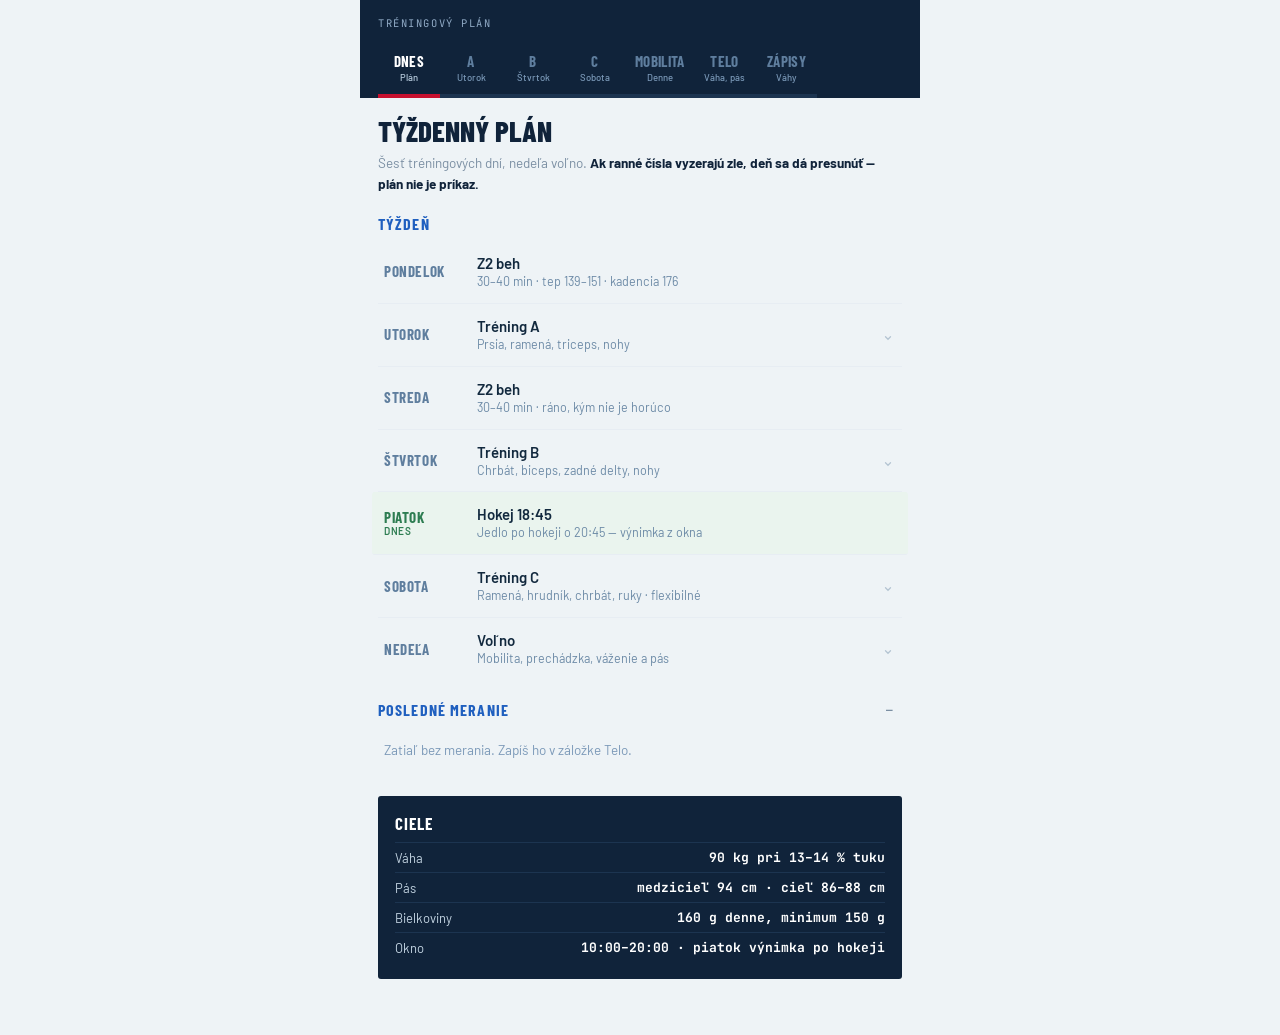
<file: treningy_mobilita_update_v2.html>
<!DOCTYPE html>
<html lang="sk">
<head>
<meta charset="UTF-8">
<meta name="viewport" content="width=device-width, initial-scale=1, viewport-fit=cover">
<title>Tréningy</title>
<meta name="apple-mobile-web-app-capable" content="yes">
<meta name="apple-mobile-web-app-status-bar-style" content="black-translucent">
<meta name="apple-mobile-web-app-title" content="Tréningy">
<meta name="theme-color" content="#10233A">
<link rel="preconnect" href="https://fonts.googleapis.com">
<link rel="preconnect" href="https://fonts.gstatic.com" crossorigin>
<link href="https://fonts.googleapis.com/css2?family=Barlow+Condensed:wght@600;700;800&family=Barlow:wght@400;500;600&family=JetBrains+Mono:wght@400;700&display=swap" rel="stylesheet">
<style>
  :root{--ice:#EEF3F6;--deep:#10233A;--line:#1F5FBF;--center:#C8102E;--steel:#7B8FA3;--card:#FFF;}
  *{box-sizing:border-box;-webkit-tap-highlight-color:transparent;}
  html,body{margin:0;padding:0;}
  body{background:var(--ice);font-family:'Barlow',system-ui,sans-serif;color:var(--deep);padding-bottom:56px;}
  .wrap{max-width:560px;margin:0 auto;}

  .board{background:var(--deep);color:#fff;padding:16px 18px 0;}
  .board-top{font-family:'JetBrains Mono',monospace;font-size:10.5px;
    letter-spacing:.15em;text-transform:uppercase;color:#8FA9C4;}
  .tabs{display:flex;margin-top:12px;overflow-x:auto;scrollbar-width:none;
    -webkit-overflow-scrolling:touch;}
  .tabs::-webkit-scrollbar{display:none;}
  .tab{flex:0 0 auto;min-width:62px;background:none;border:0;color:#5F7E9E;cursor:pointer;
    font-family:'Barlow Condensed',sans-serif;font-weight:700;font-size:15px;
    text-transform:uppercase;letter-spacing:.02em;padding:10px 9px 11px;
    border-bottom:4px solid #1C3450;transition:color .18s,border-color .18s;}
  .tab.on{color:#fff;border-bottom-color:var(--center);}
  .tab span{display:block;font-family:'Barlow',sans-serif;font-weight:500;
    font-size:9.5px;letter-spacing:0;text-transform:none;color:#7B99B8;margin-top:1px;}
  .tab.on span{color:#B9CDDF;}

  .head{padding:18px 18px 0;}
  .head h1{font-family:'Barlow Condensed',sans-serif;font-weight:800;font-size:29px;
    line-height:1.05;margin:0;text-transform:uppercase;}
  .head .sub{font-size:13.5px;color:var(--steel);line-height:1.5;margin-top:7px;}
  .head .sub b{color:var(--deep);}
  .facts{display:flex;gap:20px;margin-top:14px;padding-top:12px;border-top:2px solid #DCE5EC;}
  .facts div .k{font-family:'JetBrains Mono',monospace;font-size:9.5px;letter-spacing:.12em;
    text-transform:uppercase;color:var(--steel);}
  .facts div .v{font-family:'Barlow Condensed',sans-serif;font-weight:700;font-size:22px;line-height:1.15;}

  .warm{margin:16px 18px 0;background:var(--card);border-left:5px solid var(--center);
    padding:13px 14px;border-radius:3px;}
  .warm h3{font-family:'Barlow Condensed',sans-serif;font-weight:700;font-size:16px;
    text-transform:uppercase;letter-spacing:.06em;margin:0 0 6px;}
  .warm ul{margin:0;padding-left:17px;font-size:13.5px;line-height:1.7;color:#3E566E;}
  .warm p{margin:8px 0 0;font-size:13px;line-height:1.5;color:var(--steel);}

  .blk{margin:20px 18px 0;}
  .blk-lbl{display:flex;align-items:center;gap:9px;margin-bottom:8px;}
  .blk-lbl h2{font-family:'Barlow Condensed',sans-serif;font-weight:700;font-size:16px;
    text-transform:uppercase;letter-spacing:.07em;margin:0;color:var(--line);}
  .blk-lbl .t{margin-left:auto;font-family:'JetBrains Mono',monospace;
    font-size:11px;font-weight:700;color:var(--steel);}
  .blk-lbl::after{content:"";flex:0;}

  .ss{border:2px solid var(--center);border-radius:4px;padding:2px;background:#FDF2F0;}
  .ss-tag{font-family:'JetBrains Mono',monospace;font-size:9.5px;font-weight:700;
    letter-spacing:.13em;text-transform:uppercase;color:var(--center);
    padding:6px 10px 4px;}

  .ex{background:var(--card);border-radius:3px;border-left:5px solid var(--line);
    overflow:hidden;margin-bottom:7px;}
  .ss .ex{border-left-color:var(--center);margin-bottom:3px;}
  .ss .ex:last-child{margin-bottom:2px;}
  .ex.key{border-left-color:var(--center);}
  .ex-head{display:flex;align-items:flex-start;gap:11px;padding:12px 13px;cursor:pointer;}
  .num{font-family:'JetBrains Mono',monospace;font-weight:700;font-size:12px;
    color:#B4C4D2;flex:0 0 auto;padding-top:4px;}
  .ex.key .num{color:var(--center);}
  .ex-title{flex:1;min-width:0;}
  .ex-title .n{font-family:'Barlow Condensed',sans-serif;font-weight:700;
    font-size:19.5px;line-height:1.12;}
  .ex-title .alt{font-size:12px;color:var(--steel);font-style:italic;margin-top:1px;}
  .ex-title .sets{font-family:'JetBrains Mono',monospace;font-size:12px;
    color:var(--center);font-weight:700;margin-top:4px;}
  .chev{flex:0 0 auto;color:#B4C4D2;padding-top:6px;transition:transform .2s;}
  .ex.open .chev{transform:rotate(180deg);}

  .ex-body{display:none;padding:0 13px 13px 13px;}
  .ex.open .ex-body{display:block;}
  .fld{margin-top:10px;}
  .fld .k{font-family:'JetBrains Mono',monospace;font-size:10px;letter-spacing:.13em;
    text-transform:uppercase;color:var(--steel);margin-bottom:3px;}
  .fld .v{font-size:14px;line-height:1.55;color:#2A4056;}

  /* --- piktogramy a zoštíhlená karta --- */
  .piksvg{width:100%;height:100%;color:#12293E;}
  .pikmini{flex:0 0 auto;width:34px;height:34px;padding:4px;background:#F2F6FA;border-radius:4px;}
  .ex.open .pikmini{color:#2E7D52;}
  .pikrow{display:flex;gap:12px;padding:2px 2px 12px;align-items:flex-start;}
  .pikbig{flex:0 0 auto;width:76px;height:76px;padding:8px;background:#F2F6FA;border-radius:6px;}
  .pikinfo{flex:1;min-width:0;padding-top:2px;}
  .ako{font-family:'Barlow',sans-serif;font-size:13.5px;line-height:1.48;color:#22384E;}
  .chyba{font-family:'Barlow',sans-serif;font-size:12.5px;line-height:1.4;color:#8A4B00;margin-top:7px;}
  .ytlink{display:inline-block;margin-top:8px;font-family:'Barlow',sans-serif;font-weight:600;
    font-size:12.5px;color:#1F5FBF;text-decoration:none;}
  .swline{font-family:'Barlow',sans-serif;font-size:12.5px;color:#6C8AA6;padding:2px 2px 10px;line-height:1.4;}
  .swline b{color:#4A6B87;}
  .fld.next .k .tr{float:right;font-family:'Barlow',sans-serif;font-weight:600;font-size:11px;
    color:#4A6B87;text-transform:none;letter-spacing:0;}
  .log .last{font-size:12px;color:#7B99B8;padding:8px 2px 0;line-height:1.5;}
  .log .last b{color:#4A6B87;}
  .log .last .pdel{background:none;border:0;color:#B23A48;font-size:11px;cursor:pointer;
    padding:0;margin-left:8px;text-decoration:underline;font-family:'Barlow',sans-serif;}
  .log-row{display:flex;gap:6px;align-items:center;}
  .zoz{padding:0 2px;}
  .zr{display:flex;justify-content:space-between;align-items:baseline;gap:10px;
    padding:11px 4px;border-bottom:1px solid #E7EDF3;}
  .zr:last-child{border-bottom:0;}
  .zn{font-family:'Barlow',sans-serif;font-size:14.5px;color:#22384E;flex:1;line-height:1.25;}
  .zv{font-family:'Barlow Condensed',sans-serif;font-weight:700;font-size:17px;
    color:#0F2438;text-align:right;white-space:nowrap;}
  .zv em{display:block;font-family:'Barlow',sans-serif;font-weight:400;font-style:normal;
    font-size:11px;color:#7B99B8;margin-top:1px;}
  .zr-empty .zn{color:#8FA6BB;}
  .zr-empty .zv{color:#C3D0DB;font-size:15px;}

  /* --- Dnes --- */
  .dr{display:flex;align-items:center;gap:11px;padding:13px 6px;border-bottom:1px solid #E7EDF3;}
  .dr:last-child{border-bottom:0;}
  .dr.klik{cursor:pointer;}
  .dr.dnes{background:#EAF4EE;margin:0 -6px;padding-left:12px;padding-right:12px;border-radius:3px;}
  .dd{font-family:'Barlow Condensed',sans-serif;font-weight:700;font-size:15px;
    text-transform:uppercase;letter-spacing:.04em;color:#5F7E9E;width:82px;flex:0 0 82px;line-height:1.15;}
  .dr.dnes .dd{color:#2E7D52;}
  .dd span{display:block;font-family:'Barlow',sans-serif;font-weight:600;font-size:10px;
    letter-spacing:.06em;color:#2E7D52;text-transform:uppercase;}
  .dt{flex:1;}
  .dt b{display:block;font-family:'Barlow',sans-serif;font-weight:600;font-size:15px;color:#12293E;}
  .dt i{display:block;font-style:normal;font-size:12.5px;color:#6C8AA6;margin-top:1px;line-height:1.35;}

  .tel{padding:4px 6px 10px;}
  .tel > div{display:flex;justify-content:space-between;align-items:baseline;
    padding:9px 0;border-bottom:1px solid #E7EDF3;}
  .tel > div:last-child{border-bottom:0;}
  .tel .k{font-family:'Barlow Condensed',sans-serif;font-weight:700;font-size:14px;
    text-transform:uppercase;letter-spacing:.05em;color:#5F7E9E;}
  .tel .v{font-family:'Barlow Condensed',sans-serif;font-weight:700;font-size:18px;color:#0F2438;}
  .tel .v em{font-style:normal;font-family:'Barlow',sans-serif;font-weight:600;font-size:12px;margin-left:7px;}
  .tel.prazdne{padding:14px 6px;color:#7B99B8;font-size:13.5px;}
  .telform{display:flex;gap:7px;padding:4px 6px 10px;}
  .telform input{flex:1;min-width:0;border:1px solid #CBD8E3;border-radius:3px;padding:11px 10px;
    font-family:'Barlow',sans-serif;font-size:15px;color:#12293E;background:#fff;}
  .telform button{flex:0 0 auto;background:#12293E;color:#fff;border:0;border-radius:3px;
    padding:11px 16px;font-family:'Barlow Condensed',sans-serif;font-weight:700;font-size:15px;
    text-transform:uppercase;letter-spacing:.05em;cursor:pointer;}
  .tprazd{padding:12px 6px;color:#7B99B8;font-size:13px;}

  /* --- odporucanie a nahrady --- */
  .fld.next .k .az{background:#2E7D52;color:#fff;font-size:9.5px;padding:1px 5px;border-radius:2px;margin-left:5px;letter-spacing:.06em;}
  .fld.next .k .rz{background:#B26A00;color:#fff;font-size:9.5px;padding:1px 5px;border-radius:2px;margin-left:5px;letter-spacing:.06em;}
  .prw{display:flex;gap:6px;margin-top:9px;flex-wrap:wrap;}
  .prw input{flex:1;min-width:130px;border:1px solid #BFD4C6;border-radius:3px;padding:8px 9px;
    font-family:'Barlow',sans-serif;font-size:13.5px;background:#fff;color:#12293E;}
  .prw button{background:#2E7D52;color:#fff;border:0;border-radius:3px;padding:8px 12px;
    font-family:'Barlow Condensed',sans-serif;font-weight:700;font-size:13.5px;
    text-transform:uppercase;letter-spacing:.04em;cursor:pointer;}
  .prw button.alt{background:none;color:#2E7D52;border:1px solid #9CC5AE;}
  .fld.swap{background:#F2F6FA;padding:9px 11px;border-radius:2px;}
  .fld.swap .k{color:#4A6B87;}
  .sw{margin-bottom:6px;font-size:13.5px;line-height:1.45;}
  .sw:last-child{margin-bottom:0;}

  /* --- log riadok 2 a casovac --- */
  .log-row2{display:flex;gap:6px;margin-top:7px;}
  .log-row2 input{flex:1;min-width:0;border:1px solid #CBD8E3;border-radius:3px;padding:9px 10px;
    font-family:'Barlow',sans-serif;font-size:13.5px;background:#fff;color:#12293E;}
  .tbtn{flex:0 0 auto;background:#fff;border:1px solid #12293E;color:#12293E;border-radius:3px;
    padding:9px 12px;font-family:'Barlow Condensed',sans-serif;font-weight:700;font-size:14px;
    letter-spacing:.03em;cursor:pointer;white-space:nowrap;}
  .pzn{display:block;font-style:normal;font-size:12px;color:#7B99B8;margin-top:1px;}
  .casbar{position:fixed;left:0;right:0;bottom:0;z-index:99;background:#12293E;color:#fff;
    display:flex;align-items:center;gap:11px;padding:13px 16px;
    box-shadow:0 -3px 14px rgba(0,0,0,.22);}
  .casbar.hotovo{background:#2E7D52;}
  .casbar .ct{font-family:'Barlow Condensed',sans-serif;font-weight:700;font-size:26px;
    letter-spacing:.02em;min-width:62px;}
  .casbar .cl{flex:1;font-family:'Barlow',sans-serif;font-size:12.5px;color:#B9CDDF;}
  .casbar button{background:rgba(255,255,255,.16);color:#fff;border:0;border-radius:3px;
    padding:8px 13px;font-family:'Barlow Condensed',sans-serif;font-weight:700;font-size:14px;
    text-transform:uppercase;letter-spacing:.05em;cursor:pointer;}
  .fld.next{background:#EAF4EE;padding:9px 11px;border-radius:2px;}
  .fld.next .k{color:#2E7D52;}
  .fld.next .v{color:#1F5C3B;font-weight:600;}
  .fld.mist{background:#FBF3EF;padding:9px 11px;border-radius:2px;}
  .fld.mist .k{color:#A5695A;}
  .fld.mist .v{color:#6B4A3E;}

  .log{margin-top:13px;padding-top:12px;border-top:2px solid #E3EAF0;}
  .log-row{display:flex;gap:7px;}
  .log input{flex:1;min-width:0;background:#F4F8FA;border:1.5px solid #D5E0E8;
    font-family:'JetBrains Mono',monospace;font-size:15px;color:var(--deep);
    padding:10px 11px;border-radius:2px;}
  .log input:focus{outline:2px solid var(--line);outline-offset:1px;}
  .log button{background:var(--deep);color:#fff;border:0;cursor:pointer;
    font-family:'Barlow Condensed',sans-serif;font-weight:700;font-size:15px;
    text-transform:uppercase;letter-spacing:.05em;padding:0 16px;height:42px;border-radius:2px;}
  .last{font-family:'JetBrains Mono',monospace;font-size:11.5px;color:var(--steel);
    margin-top:8px;line-height:1.65;}
  .last b{color:var(--line);}
  .last .old{color:#B4C4D2;}

  .foot{margin:24px 18px 0;background:var(--deep);color:#fff;padding:17px;border-radius:3px;}
  .foot h3{font-family:'Barlow Condensed',sans-serif;font-weight:700;font-size:17px;
    text-transform:uppercase;letter-spacing:.06em;margin:0 0 9px;}
  .foot p{margin:0 0 10px;font-size:13.5px;line-height:1.55;color:#C3D4E2;}
  .foot p:last-child{margin:0;}
  .foot b{color:#fff;}
  .foot .red{color:#FF8A75;}
  .foot table{width:100%;border-collapse:collapse;font-size:13px;}
  .foot td{padding:6px 0;border-top:1px solid #1C3450;color:#C3D4E2;}
  .foot td:last-child{text-align:right;font-family:'JetBrains Mono',monospace;color:#fff;font-weight:700;}

  .pr{background:var(--card);border-radius:3px;border-left:5px solid var(--line);
    padding:12px 13px;margin-bottom:7px;}
  .pr.pr-empty{border-left-color:#D5E0E8;}
  .pr .pn{font-family:'Barlow Condensed',sans-serif;font-weight:700;font-size:18px;line-height:1.15;}
  .pr .pe{font-size:12.5px;color:#B4C4D2;margin-top:3px;}
  .pr .ph{margin-top:8px;font-family:'JetBrains Mono',monospace;font-size:12px;}
  .pr .ph div{display:flex;justify-content:space-between;gap:12px;
    padding:5px 0;border-top:1px solid #EDF2F6;color:var(--steel);}
  .pr .ph div:first-child{border-top:0;}
  .pr .ph div b{color:var(--deep);text-align:right;}
  .pr .ph div.old b{color:#8FA3B4;font-weight:400;}
  .pr .gr{margin-top:10px;background:#F6F9FB;border-radius:3px;padding:8px 9px 6px;}
  .pr .gr svg{width:100%;height:64px;display:block;}
  .pr .grl{display:flex;justify-content:space-between;align-items:baseline;
    font-family:'JetBrains Mono',monospace;font-size:10.5px;color:var(--steel);margin-top:5px;}
  .pr .grl .up{color:#2E8B57;font-weight:700;}
  .pr .grl .flat{color:var(--steel);}
  .pr .grl .dn{color:var(--center);font-weight:700;}
  .io{margin:22px 18px 0;background:var(--card);border-left:5px solid var(--deep);
    border-radius:3px;padding:14px;}
  .io h3{font-family:'Barlow Condensed',sans-serif;font-weight:700;font-size:17px;
    text-transform:uppercase;letter-spacing:.06em;margin:0 0 6px;}
  .io p{margin:0 0 12px;font-size:13px;line-height:1.5;color:var(--steel);}
  .io-row{display:flex;gap:8px;}
  .io-btn{flex:1;background:var(--deep);color:#fff;border:0;cursor:pointer;
    font-family:'Barlow Condensed',sans-serif;font-weight:700;font-size:15px;
    text-transform:uppercase;letter-spacing:.05em;padding:13px 8px;border-radius:2px;}
  .io-btn.alt{background:#fff;color:var(--deep);border:2px solid var(--deep);}
  .io-btn:active{opacity:.85;}
  .io-msg{margin-top:11px;font-size:13px;line-height:1.5;padding:10px 12px;border-radius:2px;}
  .io-msg.ok{background:#EAF4EE;color:#1F5C3B;border-left:4px solid #2E8B57;}
  .io-msg.bad{background:#FBE9E7;color:#8A2E22;border-left:4px solid var(--center);}
  .pdel{margin-top:9px;background:none;border:0;padding:0;cursor:pointer;
    font-family:'Barlow',sans-serif;font-size:12px;color:var(--center);
    text-decoration:underline;text-underline-offset:2px;}

  .err{margin:12px 18px;padding:11px 13px;background:#FBE9E7;
    border-left:4px solid var(--center);font-size:13px;}
  .loading{padding:40px 18px;text-align:center;color:var(--steel);font-size:14px;}
  @media(prefers-reduced-motion:reduce){*{transition:none!important;}}
</style>
</head>
<body>
<div class="wrap"><div id="app"><div class="loading">Načítavam…</div></div></div>

<script>
const KEY='david-treningy-v3';
const CHEV='<svg class="chev" width="16" height="16" viewBox="0 0 24 24" fill="none" stroke="currentColor" stroke-width="3" stroke-linecap="round"><polyline points="6 9 12 15 18 9"/></svg>';

const A={
  h1:'Prsia, ramená<br>triceps, stehná',
  sub:'Dva ťažké tlaky s plnou pauzou, potom <b>dva supersety</b> — dva cviky za sebou bez pauzy. Tým ušetríš 20 minút a nestratíš ani sériu.',
  facts:[['Trvanie','47 min'],['Cvikov','7'],['Sérií','24']],
  rozcvicka:'<ul><li>Bicykel 3 min voľne</li><li>Face pulls, 2 × 15 veľmi ľahko</li><li>Prvá séria tlakov s prázdnou osou</li></ul><p>Kratšia rozcvička je možná preto, že prvý cvik má rozbehovú sériu v sebe.</p>',
  bloky:[
    {n:'Ťažké tlaky', cas:'19 min', cviky:[
      {id:'a1', pik:'press', n:'Tlaky na rovnej lavičke', alt:'Veľká činka · bench press', sets:'4 × 6–8 · pauza 2,5 min', ser:4, mn:6, mx:8, krok:2.5, prio:'v', pauza:150, nah:[{n:'Tlaky na šikmej s činkou',poz:'Ak je rovná lavica obsadená. Sklon 15°, váhu ber o 5 kg nižšiu.'},{n:'Tlaky jednoručkami na rovnej',poz:'Iný cvik, iné čísla. Zapíš ako variant, nech graf neklame.'}], key:true,
       ako:'Lopatky stiahni k sebe a dole, chodidlá pevne na zemi. Činku spúšťaj k spodnej časti hrudníka, nie ku krku. Hore vytlač bez blokovania lakťov.',
       preco:'Základný stavebný cvik na prsia. Najviac váhy, najväčší podnet, preto je prvý.',
       chyba:'Odtrhávať zadok z lavičky alebo odrážať činku od hrudníka. Ak to potrebuješ, je priťažká.'},
      {id:'a2', pik:'press', n:'Tlaky na šikmej — jednoručky', alt:'Sklon 30° · váha na JEDNU ruku', sets:'3 × 8–10 · pauza 2 min', ser:3, mn:8, mx:10, krok:2.5, prio:'v', pauza:120, nah:[{n:'Tlaky na šikmej s činkou',poz:'Váha nie je porovnateľná s jednoručkami. Vždy označ variant.'}], key:true,
       ako:'Lavička na 30 stupňov. Jednoručky na úrovni hrudníka, vytlač hore. Na konci ich nedávaj k sebe, drž nad hrudníkom.',
       preco:'Horná časť hrudníka. Toto robí ten vypnutý hrudník, ktorý chceš.',
       chyba:'Príliš strmá lavička. Nad 45 stupňov už robíš ramená, nie prsia.'}
    ]},
    {ss:true, n:'Superset 1', cas:'10 min', pozn:'4 kolá · po dvojici pauza 75 s', cviky:[
      {id:'a3', pik:'lateral', n:'Upažovanie s jednoručkami', alt:'Lateral raise · v stoji', sets:'4 × 12–15', ser:4, mn:12, mx:15, krok:2.5, prio:'o', pauza:75, nah:[{n:'Upažovanie na kladke',poz:'Rovnaká práca, plynulejšie napätie. Váha bude nižšia.'}], key:true,
       ako:'Jednoručky pri bokoch, dvíhaj do strán po výšku ramien. <b>Ťaháš lakťami, nie rukami</b> — predstav si šnúrky priviazané na lakťoch, za ktoré ťa niekto ťahá do strán.',
       preco:'Najdôležitejší cvik pre šírku ramien v celom programe. Bočná hlava deltu je jediný sval, ktorý ti opticky rozšíri ramená.',
       chyba:'Priťažké jednoručky a hojdanie telom. Ak sa hojdáš, uber váhu. Tu vyhráva technika, nie kilá.'},
      {id:'a4', pik:'triceps', n:'Triceps na kladke s lanom', alt:'Rope pushdown', sets:'4 × 10–12', ser:4, mn:10, mx:12, krok:2.5, prio:'v', pauza:75, nah:[{n:'Sťahovanie kladky rovnou tyčou',poz:'Ak je lano obsadené. Menší rozsah v hornej fáze.'}],
       ako:'Stoj pred hornou kladkou, <b>lakte prilepené k bokom</b>. Tlač lano dole a v dolnej polohe ho jemne rozťahuj do strán.',
       preco:'Triceps tvorí dve tretiny objemu ruky. Väčšie ruky sa robia tricepsom, nie bicepsom.',
       chyba:'Odlepovať lakte od tela. Vtedy prácu preberá rameno.'}
    ]},
    {ss:true, n:'Superset 2', cas:'8 min', pozn:'3 kolá · po dvojici pauza 60 s', cviky:[
      {id:'a5', pik:'flye', n:'Rozpažovanie na kladkách', alt:'Peck deck alebo kabelový fly', sets:'3 × 12–15', ser:3, mn:12, mx:15, krok:2.5, prio:'v', pauza:60, nah:[{n:'Pectoral machine',poz:'Iná váha aj dráha. Vždy označ variant, inak graf ukáže falošný skok.'}],
       ako:'Lakte mierne pokrčené a v jednej polohe. Ťaháš ruky oblúkom pred seba, ako keby si niekoho objímal. Na konci stlač hrudník.',
       preco:'Dotvaruje prsia a naťahuje ich v spodnej polohe. Tu nejde o váhu, ale o pocit ťahu.',
       chyba:'Ohýbať a naťahovať lakte. Potom z toho je tlak, nie rozpažovanie.'},
      {id:'a6', pik:'tricepsOh', n:'Francúzsky tlak nad hlavu', alt:'Jednoručka obojručne · overhead extension', sets:'3 × 10–12', ser:3, mn:10, mx:12, krok:2.5, prio:'v', pauza:60, nah:[{n:'Triceps nad hlavu na kladke',poz:'Rovnaká hlava tricepsu, plynulejšie napätie.'}],
       ako:'V sede, jednu ťažkú jednoručku drž oboma rukami nad hlavou. Spúšťaj za hlavu ohybom v lakťoch, lakte smerujú dopredu a nehýbu sa.',
       preco:'<b>Dlhá hlava tricepsu</b> — tá tvorí objem ruky zospodu a bez cviku nad hlavou ju nezasiahneš.',
       chyba:'Roztvárať lakte do strán. Drž ich pri hlave.'}
    ]},
    {n:'Stehná', cas:'7 min', cviky:[
      {id:'a7', pik:'legPress', n:'Leg Press', alt:'Tlak nohami na stroji', sets:'3 × 10–12 · pauza 90 s', ser:3, mn:10, mx:12, krok:10, prio:'v', pauza:90, nah:[{n:'Hack drep',poz:'Väčší nárok na driek. Pri citlivých krížoch radšej nie.'}],
       ako:'Chrbát celý opretý, nohy na platni na šírku ramien. Spusti, kým nie sú kolená v 90 stupňoch, vytlač späť. <b>Kolená na konci nenaťahuj dobiela.</b>',
       preco:'Stehná a zadok. Bezpečná náhrada drepu, keďže máš chrbát opretý a vysadenú panvu.',
       chyba:'Púšťať tak hlboko, že sa spodok chrbta odlepí od sedadla. Tam prestaň.'}
    ]}
  ]
};

const B={
  h1:'Chrbát, biceps<br>zadné delty, stehná',
  sub:'Deň po hokeji, preto <b>žiadne výbušné cviky ani drepy</b>. Ťahy chrbtom sú regeneračne najlacnejšia voľba a zároveň ti robia V-siluetu.',
  facts:[['Trvanie','46 min'],['Cvikov','7'],['Sérií','24']],
  rozcvicka:'<ul><li>Bicykel 3 min voľne</li><li>Face pulls, 2 × 15 ľahko</li><li>Sťahovanie kladky ľahko, 15 opakovaní</li></ul><p>Po zápase je telo stuhnuté — rozcvičku dnes nepreskakuj.</p>',
  bloky:[
    {n:'Ťažké ťahy', cas:'19 min', cviky:[
      {id:'b1', pik:'pulldown', n:'Sťahovanie hornej kladky', alt:'Široký nadhmat · lat pulldown', sets:'4 × 8–10 · pauza 2,5 min', ser:4, mn:8, mx:10, krok:2.5, prio:'v', pauza:150, nah:[{n:'Príťah na kladke v sede',poz:'Iná rovina ťahu, hrúbka namiesto šírky. Označ variant.'},{n:'Zhyby s dopomocou',poz:'Ak je kladka obsadená.'}], key:true,
       ako:'Chyť hrazdu širšie ako ramená. <b>Najprv stiahni lopatky dole</b>, až potom ťahaj k hornej časti hrudníka. Hrudník vypnutý, mierny záklon trupu.',
       preco:'Šírka chrbta. Toto robí V-tvar, ktorý pri úzkom páse tvorí celú siluetu.',
       chyba:'Ťahať len rukami. Pohyb začína lopatkami, nie bicepsom. Ak dáš nad 8 čistých zhybov, rob radšej zhyby.'},
      {id:'b2', pik:'rowBent', n:'Príťahy v predklone', alt:'Veľká činka alebo T-Bar Row', sets:'4 × 8–10 · pauza 2 min', ser:4, mn:8, mx:10, krok:2.5, prio:'v', pauza:120, nah:[{n:'Príťah v predklone s činkou',poz:'Väčší nárok na driek. Pri citlivých krížoch radšej jednoručku.'}], key:true,
       ako:'Predklon asi 45 stupňov, chrbát rovný, kolená mierne pokrčené. Ťahaj činku <b>k pupku, nie k hrudníku</b>. Lakte idú dozadu popri tele.',
       preco:'Hrúbka chrbta. To je to, čo robí chrbát mohutným zboku.',
       chyba:'Guliť chrbát alebo sa narovnávať pri každom opakovaní. Trup drž pevný celú sériu.'}
    ]},
    {ss:true, n:'Superset 1', cas:'10 min', pozn:'4 kolá · po dvojici pauza 75 s', cviky:[
      {id:'b3', pik:'reverseFly', n:'Reverzné rozpažovanie', alt:'Peck deck naopak alebo v predklone', sets:'4 × 15', ser:4, mn:15, mx:18, krok:2.5, prio:'o', pauza:75, nah:[{n:'Face pull na kladke',poz:'Rovnaká partia, lepšia kontrola. Váha bude iná.'}], key:true,
       ako:'Sadni si k peck decku čelom a roztváraj ruky dozadu. Ak ho nemáš, predklon s ľahkými jednoručkami a dvíhaj do strán a dozadu.',
       preco:'<b>Zadné deltoidy robia rameno okrúhlym z profilu.</b> Bez nich vyzerá rameno sploštene, aj keď máš bočnú hlavu.',
       chyba:'Priťažká váha a švihanie. Toto je ľahký cvik s vysokým počtom opakovaní.'},
      {id:'b4', pik:'curl', n:'Biceps kladivovým úchopom', alt:'Hammer curl · v sede', sets:'4 × 10–12', ser:4, mn:10, mx:12, krok:2.5, prio:'v', pauza:75, nah:[{n:'Biceps na kladke, neutrálny úchop',poz:'Plynulejšie napätie.'}],
       ako:'Sad si na lavičku s operadlom, <b>dlane smerujú k sebe</b> ako keby si držal kladivo. Dvíhaj k ramenám, dole púšťaj pomaly.',
       preco:'Biceps a predlaktie naraz. Kladivový úchop robí rameno hrubšie zboku než klasický biceps.',
       chyba:'Hojdať telom. Sed to väčšinou vyrieši sám.'}
    ]},
    {ss:true, n:'Superset 2', cas:'8 min', pozn:'3 kolá · po dvojici pauza 60 s', cviky:[
      {id:'b5', pik:'pullover', n:'Sťahovanie kladky vystretými rukami', alt:'Straight-arm pulldown', sets:'3 × 12–15', ser:3, mn:12, mx:15, krok:2.5, prio:'v', pauza:60, nah:[{n:'Pullover s jednoručkou',poz:'Ak je kladka obsadená. Ťažšie sa dávkuje.'}],
       ako:'Ruky vystreté s mierne pokrčenými lakťami, ktoré sa nehýbu. Ťahaj tyč oblúkom zhora až k stehnám.',
       preco:'Široký sval chrbta a <b>serratus</b> — tie „prsty" po bokoch rebier, ktoré robia atletický vzhľad.',
       chyba:'Ohýbať lakte. Potom z toho je triceps, nie chrbát.'},
      {id:'b6', pik:'curl', n:'Biceps na kazateľskej lavici', alt:'Preacher curl', sets:'3 × 10–12', ser:3, mn:10, mx:12, krok:2.5, prio:'v', pauza:60, nah:[{n:'Biceps s jednoručkami v sede',poz:'Ak je kazateľská obsadená.'}],
       ako:'Ramená polož na šikmú opierku, ruky visia dole. Dvíhaj činku k sebe. <b>Dole nepúšťaj do úplného vystretia</b>, nechaj lakeť mierne pokrčený.',
       preco:'Opierka fixuje ramená, takže sa nedá švihať a biceps dostane všetko.',
       chyba:'Dvíhať zadok z lavičky pri posledných opakovaniach.'}
    ]},
    {n:'Stehná a zadok', cas:'7 min', cviky:[
      {id:'b7', pik:'hinge', n:'Rumunský mŕtvy ťah', alt:'RDL · s popruhmi', sets:'3 × 10 · pauza 90 s', ser:3, mn:10, mx:10, krok:5, prio:'v', pauza:90, nah:[{n:'Hip thrust',poz:'Zadok bez zaťaženia drieku. Dobrá voľba, ak sa kríže ozvú.'}],
       ako:'Kolená len mierne pokrčené. Zadok tlač dozadu, chrbát rovný, činka kĺže popri stehnách dole. Keď ucítiš silný ťah v zadných stehnách, vráť sa hore.',
       preco:'Zadná strana stehien a zadok. Zároveň <b>rovná tú vysadenú panvu</b>, čo ti opticky uberie pár centimetrov brucha.',
       chyba:'Guliť chrbát. Ohýbaš sa v bedrách, nie v chrbtici. <b>Popruhy sú tu preto, aby váhu nedržal trapéz.</b>'}
    ]}
  ]
};

const M={
  h1:'Denný reset:<br>panva, core, bedrá, chodidlá',
  sub:'Krátky protokol pre tvoje <b>držanie tela, stred tela, stuhnuté bedrá a ploché chodidlá</b>. Poradie je zámerné: najprv valec, potom rozsah s palicami a nakoniec core a chodidlo.',
  facts:[['Denne','12–15 min'],['Nedeľa','20–25 min'],['Vybavenie','Valec + palice']],
  rozcvicka:'<ul><li>1 minúta ľahkej chôdze na mieste</li><li>5 pomalých nádychov nosom a dlhých výdychov</li></ul><p>Pri všetkých cvikoch platí: <b>žiadny záklon do krížov</b>. Rebrá drž nad panvou a rozsah končí skôr, než začne bolesť.</p>',
  bloky:[
    {n:'1 · Valec — 3 min denne', cas:'3 min', cviky:[
      {id:'mroll1', n:'Valcovanie lýtok', alt:'Foam roller · 45 s na stranu', nolog:true,
       ako:'Sadni si na zem, valec pod lýtko. Pomaly prejdi od Achillovky približne po jamku pod kolenom. Keď nájdeš citlivejšie miesto, zostaň na ňom pár sekúnd a pokojne dýchaj. Netlač cez ostrú bolesť.',
       preco:'Krátke valcovanie môže dočasne znížiť pocit napätia a pripraviť členok a lýtko na následnú aktívnu mobilitu.',
       chyba:'Nejazdi rýchlo hore-dole a nevalcuj priamo Achillovu šľachu ani zadnú stranu kolena.'},
      {id:'mroll2', n:'Valcovanie adduktorov', alt:'Vnútorné stehná · 45 s na stranu', nolog:true,
       ako:'Ľahni si na brucho, jednu nohu vytoč do strany a polož vnútorné stehno na valec. Pohybuj sa pomaly od oblasti nad kolenom smerom k slabine, ale nie priamo cez slabinu.',
       preco:'Pripraví vnútorné stehná na Frog, Van Damme a Cossack bez toho, aby si ich hneď tlačil do veľkého rozsahu.',
       chyba:'Netlač valec priamo do slabiny a nesnaž sa „rozbiť“ najcitlivejšie miesto silou.'},
      {id:'mroll3', n:'Valcovanie sedacích svalov', alt:'Gluteus · 45 s na stranu', nolog:true,
       ako:'Sadni si na valec, jednu členkovú kosť polož na opačné koleno a mierne sa nakloň na stranu valcovanej nohy. Malými pohybmi prejdi sedací sval.',
       preco:'Zníži pocit stuhnutia v oblasti zadku a bedra pred aktívnou prácou s panvou.',
       chyba:'Nevalcuj priamo driek. Valec patrí na sval, nie na bedrovú chrbticu.'}
    ]},
    {n:'2 · Stick Mobility — denne', cas:'5–6 min', cviky:[
      {id:'m3', n:'Kľak na flexor bedra', alt:'Palica zvislo pred telom · 60 s na stranu', key:true, nolog:true,
       ako:'Kľakni si na jedno koleno. <b>1.</b> stiahni zadok zadnej nohy, <b>2.</b> jemne podsuň panvu, <b>3.</b> rebrá drž dole, <b>4.</b> až potom sa posuň pár centimetrov dopredu. Palica je zvislo pred telom ako opora.',
       preco:'Učí dostať extenziu bedra bez toho, aby si si chýbajúci rozsah vyrábal záklonom v drieku.',
       chyba:'Palicu nedvíhaj nad hlavu a neprehýbaj kríže. Ak ťah cítiš hlavne v drieku, vráť panvu späť a zmenši rozsah.'},
      {id:'m8', n:'Stick Mobility Frog Straddle', alt:'Žaba · 30–45 s + 5 jemných rock-backov', key:true, nolog:true,
       ako:'Choď na štyri, kolená daj od seba do pohodlného širokého rozsahu a chodidlá približne za kolená. Krátku palicu drž pred sebou a aktívne do nej tlač, aby trup zostal pevný. Panvu posúvaj pomaly dozadu a späť. Pohybuj sa len v rozsahu bez bolesti.',
       preco:'Frog Straddle cieli na mobilitu bedier a vnútorných stehien. Palica pridáva oporu a aktívne napätie, takže rozsah nekontroluješ iba pasívnym „visením“.',
       chyba:'Nesnaž sa dostať kolená čo najširšie. Kríže drž neutrálne a pohyb rob z bedier, nie z drieku.'},
      {id:'m9', n:'Van Damme s dlhou palicou', alt:'Široký rozkročný postoj · 2 × 20–30 s', key:true, nolog:true,
       ako:'Postav sa do širokého rozkročenia a <b>jednu dlhú Stick Mobility palicu</b> drž pred telom ako oporu. Jemne do nej vytvor tlak, spevni brucho a drž rebrá nad panvou. Panvu spúšťaj kontrolovane nižšie medzi nohy len po hranicu silného, ale nebolestivého ťahu vo vnútorných stehnách. Chodidlá zostávajú celé na zemi a aktívne sa snažia „rozťahovať podlahu“ od seba.',
       preco:'Aktívne otvára adduktory a bedrá v širokom postoji a zároveň učí udržať panvu a trup pod kontrolou. Palica dáva oporu a napätie bez potreby ísť do pasívneho rozštepu.',
       chyba:'Nechoď do maximálneho rozštepu. Kolená nech sledujú smer chodidiel, klenby nesmú skolabovať dovnútra a rozsah nezískavaj prehnutím drieku.'},
      {id:'m4', n:'90/90 prehodenia', alt:'8 × na stranu', nolog:true,
       ako:'Sadni si s oboma kolenami pokrčenými a prehadzuj ich zo strany na stranu. Trup drž vysoký, rukami si pomôž len toľko, koľko potrebuješ. Palicu môžeš držať pred sebou ako ľahkú oporu.',
       preco:'Trénuje vnútornú aj vonkajšiu rotáciu bedra, dôležitú pre hokej, drep aj kontrolu panvy.',
       chyba:'Nevytáčaj pohyb z krížov. Ak sa musíš veľmi nakláňať, zmenši rozsah a použi ruky ako oporu.'}
    ]},
    {n:'3 · Core a panva — denne', cas:'3–4 min', cviky:[
      {id:'m6', n:'Dead bug s palicou', alt:'2 × 6–8 na stranu', key:true, nolog:true,
       ako:'Ľahni si na chrbát, bedrá a kolená približne v 90°. Palicu drž nad hrudníkom a jemne do nej vytvor napätie. Dlhým výdychom dostaň rebrá dole a drž driek stabilný. Potom pomaly spúšťaj opačnú ruku a nohu.',
       preco:'Buduje anti-extension kontrolu trupu: učíš brucho udržať panvu a rebrá v stabilnej polohe, kým sa hýbu končatiny.',
       chyba:'Ak sa driek začne odlepovať alebo sa brucho vytlačí dopredu, rozsah je príliš veľký. Skráť pohyb.'},
      {id:'m10', n:'Glute bridge', alt:'2 × 10 · 2 s podržať hore', nolog:true,
       ako:'Ľahni si na chrbát, chodidlá pod kolenami. Najprv mierne podsad panvu a spevni brucho, potom vytlač panvu hore cez päty. Hore stiahni zadok na dve sekundy a skonči v jednej línii ramená–panva–kolená.',
       preco:'Učí zadok vytvárať extenziu bedra bez toho, aby si pohyb dokončoval záklonom v krížoch.',
       chyba:'Nechoď vyššie za cenu prehnutia drieku. Ak cítiš hlavne hamstringy, priblíž chodidlá o trochu k zadku.'}
    ]},
    {n:'4 · Chodidlo — denne', cas:'2 min', cviky:[
      {id:'m11', n:'Short foot + tripod', alt:'2 × 30 s na stranu', key:true, nolog:true,
       ako:'Stoj naboso. Udrž tri body kontaktu: <b>päta, kĺb pod palcom, kĺb pod malíčkom</b>. Bez krčenia prstov jemne pritiahnutím prednej časti chodidla k päte vytvor klenbu. Koleno drž nad druhým až tretím prstom.',
       preco:'Trénuje aktívnu kontrolu klenby a stabilnejší základ pre koleno a panvu.',
       chyba:'Nekrč prsty a nepreklápaj váhu na vonkajšiu hranu chodidla. Všetky tri kontaktné body zostávajú na zemi.'}
    ]},
    {n:'Nedeľa · rozšírenie', cas:'8–10 min navyše', cviky:[
      {id:'m1', n:'Hlboký drep s palicou', alt:'45 s', nolog:true,
       ako:'Palica zvislo pred tebou ako opora. Klesaj do drepu iba tak hlboko, aby päty zostali na zemi a driek zostal pod kontrolou. Pokojne dýchaj.',
       preco:'Spája členok, koleno a bedro v jednom pohybe a dáva ti spätnú väzbu o dnešnom rozsahu.',
       chyba:'Ak sa panva výrazne podsadí a driek sa zaguľatí alebo bolí, skonči vyššie.'},
      {id:'m2', n:'Cossack drep', alt:'6 × na stranu', key:true, nolog:true,
       ako:'Široký postoj, prenes váhu na jednu nohu a druhú nechaj vystretú. Palicu používaj ako oporu. Dole zostaň krátko a vráť sa cez celé chodidlo stojnej nohy.',
       preco:'Buduje bočný rozsah bedra a adduktorov spolu so silou a kontrolou v tejto polohe.',
       chyba:'Nenechaj klenbu stojnej nohy skolabovať dovnútra a nejdi hlbšie, než vieš udržať panvu pod kontrolou.'},
      {id:'m5', n:'Adduktorový rock back', alt:'10 × na stranu', nolog:true,
       ako:'Na štyroch vystri jednu nohu do strany. Chrbticu drž neutrálnu a posúvaj zadok dozadu, kým cítiš ťah na vnútornej strane stehna. Potom sa vráť.',
       preco:'Dáva adduktorom kontrolovaný dynamický rozsah bez potreby ísť hneď do širokého statického streču.',
       chyba:'Nehľadaj rozsah zaguľatením alebo prehnutím chrbta.'},
      {id:'m7', n:'Hip airplane s palicou', alt:'5 × na stranu', nolog:true,
       ako:'Stoj na jednej nohe, palicu použi ako oporu. Predkloň sa z bedra a druhú nohu nechaj v predĺžení trupu. Z tejto polohy pomaly otváraj a zatváraj panvu bez toho, aby sa stojné chodidlo rozpadlo.',
       preco:'Spája mobilitu bedra s rovnováhou, kontrolou panvy a chodidla.',
       chyba:'Najprv kontrola pohybu s oporou, až potom menej opory.'}
    ]}
  ]
};

const C={
  h1:'Ramená, hrudník<br>chrbát, ruky',
  sub:'Krátky doplnkový tréning. Zdvihne ti <b>frekvenciu na dvakrát týždenne</b> pri každej partii hornej polovice — tam sa rozhoduje o výsledku. Jeden cvik na nohy je tam kvôli panve, nie kvôli objemu.',
  facts:[['Trvanie','42 min'],['Cvikov','8'],['Sérií','23']],
  rozcvicka:'<ul><li>Bicykel 3 min voľne</li><li>Face pulls, 2 × 15 veľmi ľahko</li><li>Krúženie ramenami, 10 × dopredu a dozadu</li></ul><p>Po piatkovom behu sú lýtka a bedrá stuhnuté. Rozcvičku dnes neskracuj.</p>',
  bloky:[
    {n:'Tlak nad hlavu', cas:'9 min', cviky:[
      {id:'c1', pik:'overhead', n:'Tlaky nad hlavu v sede', alt:'Jednoručky · shoulder press', sets:'3 × 8–10 · pauza 2 min', ser:3, mn:8, mx:10, krok:2.5, prio:'v', pauza:120, nah:[{n:'Tlaky nad hlavu na stroji',poz:'Ak nie sú voľné jednoručky. Iná váha, označ variant.'}], key:true,
       ako:'Operadlo takmer kolmo, chrbát celý opretý. Jednoručky od úrovne uší tlač hore. <b>Rebrá drž dole</b> — ak sa prehneš v drieku, tlačíš chrbticou, nie ramenami.',
       preco:'Predná a bočná hlava deltu naraz. V utorok robíš tlaky vodorovne, tu ich robíš zvislo — iný uhol, iný podnet.',
       chyba:'Prehnúť sa v drieku, aby si dotlačil poslednú sériu. <b>Pri tvojej vysadenej panve je to presne ten pohyb, ktorý ťa bolí.</b> Radšej uber váhu.'}
    ]},
    {ss:true, n:'Superset 1', cas:'9 min', pozn:'3 kolá · po dvojici pauza 75 s', cviky:[
      {id:'c2', pik:'lateral', n:'Upažovanie na kladke', alt:'Jednou rukou · cable lateral raise', sets:'3 × 15 na stranu', ser:3, mn:15, mx:18, krok:2.5, prio:'o', pauza:75, nah:[{n:'Upažovanie s jednoručkami',poz:'Rovnaká práca. Váha bude vyššia, označ variant.'}], key:true,
       ako:'Stoj bokom k spodnej kladke, rukoväť chyť vzdialenejšou rukou pred telom. Ťahaj do strany po výšku ramena. <b>Kladka drží napätie aj v dolnej polohe</b>, na rozdiel od jednoručiek.',
       preco:'Druhá dávka pre bočné delty v týždni. Toto je tvoja najvyššia estetická priorita a raz týždenne na ňu nestačí.',
       chyba:'Ťahať telom. Druhou rukou sa chyť stojana, tým si to zafixuješ.'},
      {id:'c3', pik:'rowSeated', n:'Príťah na kladke v sede', alt:'Neutrálny úchop · seated row', sets:'3 × 10–12', ser:3, mn:10, mx:12, krok:5, prio:'v', pauza:75, nah:[{n:'Príťah na T-tyči',poz:'Väčší nárok na driek.'}],
       ako:'Chrbát rovný, hrudník von. <b>Najprv stiahni lopatky k sebe</b>, až potom ťahaj rukoväť k bruchu. Späť púšťaj pomaly a nechaj lopatky rozísť.',
       preco:'Hrúbka chrbta, druhá dávka v týždni. Zároveň ťahá ramená dozadu, čo ti opticky vyrovná postoj.',
       chyba:'Zaklonením celého trupu si pomáhať pri ťahu. Trup drž na mieste.'}
    ]},
    {ss:true, n:'Superset 2', cas:'8 min', pozn:'3 kolá · po dvojici pauza 60 s', cviky:[
      {id:'c4', pik:'flye', n:'Rozpažovanie na kladkách', alt:'Cable fly · spodné kladky smerom hore', sets:'3 × 12–15', ser:3, mn:12, mx:15, krok:2.5, prio:'v', pauza:60, nah:[{n:'Pectoral machine',poz:'Iná váha aj dráha. VŽDY označ variant.'}],
       ako:'Kladky nastav nízko a ťahaj rukoväte oblúkom <b>šikmo hore a pred seba</b>, ako keby si niekoho objímal zospodu. Lakte mierne pokrčené a v jednej polohe celý čas. Na konci stlač hrudník a chvíľu podrž.',
       preco:'Prsia druhýkrát v týždni bez akejkoľvek záťaže na chrbticu. <b>Spodný uhol berie hornú časť hrudníka</b>, ktorá je pri tvojej estetike dôležitejšia než stredná.',
       chyba:'Ohýbať a naťahovať lakte. Potom z toho je tlak, nie rozpažovanie. Tu nejde o váhu, ale o pocit ťahu na začiatku pohybu.'},
      {id:'c5', pik:'curl', n:'Biceps kladivovým úchopom', alt:'Hammer curl · v stoji', sets:'3 × 12', ser:3, mn:12, mx:12, krok:2.5, prio:'v', pauza:60, nah:[{n:'Biceps na kladke, neutrálny úchop',poz:'Plynulejšie napätie.'}],
       ako:'Dlane smerujú k sebe, lakte pri tele. Dvíhaj k ramenám, dole púšťaj pomaly na dva razy.',
       preco:'Druhá dávka pre biceps a predlaktie. Ruky sú tvoja priorita a raz týždenne je málo.',
       chyba:'Hojdať telom. Ak sa hojdáš, je to o 2 kg priťažké.'}
    ]},
    {ss:true, n:'Superset 3', cas:'10 min', pozn:'3 kolá · po dvojici pauza 60 s', cviky:[
      {id:'c7', pik:'facePull', n:'Face pull na kladke', alt:'Zadné delty · lano vo výške tváre', sets:'3 × 15–20', ser:3, mn:15, mx:20, krok:2.5, prio:'o', pauza:60, nah:[{n:'Reverzné rozpažovanie s jednoručkami',poz:'Ak je kladka obsadená. Horšia kontrola.'}], key:true,
       ako:'Lano vo výške tváre, kladka nastavená na úroveň hlavy. Ťahaj lano <b>k čelu a lakte roztiahni do strán</b>, na konci vytoč palce dozadu. Nie k brade, nie k hrudi.',
       preco:'<b>Jediná dávka pre zadné delty v týždni bola vo štvrtok — teraz sú dve.</b> Zadné delty ťahajú ramená dozadu, čo ti priamo vyrovná ten predsunutý postoj z fotiek. Estetika ramien nie je len o bočných deltách.',
       chyba:'Ťahať s príliš veľkou váhou a zapojiť trapéz. Ak cítiš ťah hore v krku a nie vzadu na ramene, uber váhu na polovicu.'},
      {id:'c8', pik:'tricepsOh', n:'Triceps nad hlavu na kladke', alt:'Lano · overhead extension', sets:'3 × 12', ser:3, mn:12, mx:12, krok:2.5, prio:'v', pauza:60, nah:[{n:'Francúzsky tlak s EZ tyčou',poz:'Rovnaká hlava tricepsu.'}],
       ako:'Chrbtom ku kladke, lano nad hlavou, lakte pri ušiach a <b>zafixované</b>. Naťahuj len predlaktie, hore stlač triceps a chvíľu podrž.',
       preco:'Triceps mal doteraz len jednu poriadnu dávku v utorok. Poloha nad hlavou berie <b>dlhú hlavu tricepsu</b>, ktorá tvorí objem ramena zospodu a v utorkovom francúzskom tlaku ju dostávaš unavenú.',
       chyba:'Rozťahovať lakte do strán. Vtedy prácu preberajú ramená. Lakte drž úzko a nehýb nimi.'}
    ]},
    {n:'Nohy a panva', cas:'6 min', cviky:[
      {id:'c6', pik:'splitSquat', n:'Bulharský drep', alt:'Jednonožný drep · zadná noha na lavičke', sets:'2 × 10 na nohu · pauza 60 s', ser:3, mn:10, mx:10, krok:4, prio:'v', pauza:60, nah:[{n:'Výpady na mieste',poz:'Podobný nárok na panvu. Použi, ak nie je lavička.'},{n:'Leg press — NIE JE náhrada',poz:'Bulharský drep je tu kvôli panve, nie stehnám. Leg press flexor bedra nenaťahuje a nerieši rozdiel medzi nohami. Radšej urob 2×10 vlastnou váhou doma.'}], key:true,
       ako:'Zadné priehlavie na lavičke, predná noha asi krok pred ňou. Klesaj kolmo dole, predné koleno nad chodidlom. <b>Zadok zadnej nohy drž stiahnutý a panvu podsunutú</b> celý čas.',
       preco:'Jediný nohový cvik navyše, a je tu kvôli panve, nie kvôli stehnám. <b>Naťahuje flexor bedra zadnej nohy pod záťažou</b> — presne to, čo pri anteverzii potrebuješ. Zároveň rieši rozdiel medzi ľavou a pravou nohou z hokeja.',
       chyba:'Nechať panvu vyklopiť dopredu a prehnúť sa v drieku. Vtedy z toho je zaťažený driek, nie stehno. Rob to najprv <b>len s vlastnou váhou</b>.'}
    ]}
  ]
};

function pik(inner){
  return `<svg viewBox="0 0 64 64" class="piksvg"><g fill="none" stroke="currentColor" stroke-width="3.4" stroke-linecap="round" stroke-linejoin="round">${inner}</g></svg>`;
}
const PIKTO={
  press: pik(`<circle cx="10" cy="34" r="5"/><line x1="15" y1="34" x2="40" y2="34"/><line x1="6" y1="42" x2="46" y2="42"/>
    <line x1="24" y1="30" x2="24" y2="14"/><line x1="34" y1="30" x2="34" y2="14"/>
    <line x1="16" y1="14" x2="48" y2="14"/><circle cx="16" cy="14" r="4"/><circle cx="48" cy="14" r="4"/>
    <path d="M31 4 L31 10 M27 6 L31 2 L35 6" stroke-width="2.6"/>`),
  overhead: pik(`<circle cx="32" cy="10" r="5"/><line x1="32" y1="15" x2="32" y2="38"/>
    <line x1="32" y1="38" x2="24" y2="58"/><line x1="32" y1="38" x2="40" y2="58"/>
    <line x1="32" y1="18" x2="20" y2="6"/><line x1="32" y1="18" x2="44" y2="6"/>
    <line x1="14" y1="6" x2="50" y2="6"/><circle cx="14" cy="6" r="4"/><circle cx="50" cy="6" r="4"/>`),
  lateral: pik(`<circle cx="32" cy="10" r="5"/><line x1="32" y1="15" x2="32" y2="38"/>
    <line x1="32" y1="38" x2="26" y2="58"/><line x1="32" y1="38" x2="38" y2="58"/>
    <line x1="32" y1="20" x2="14" y2="22"/><line x1="32" y1="20" x2="50" y2="22"/>
    <circle cx="12" cy="23" r="4"/><circle cx="52" cy="23" r="4"/>
    <path d="M12 15 L12 9 M9 12 L12 7 L15 12" stroke-width="2.4"/>
    <path d="M52 15 L52 9 M49 12 L52 7 L55 12" stroke-width="2.4"/>`),
  rowSeated: pik(`<circle cx="15" cy="14" r="5"/><line x1="15" y1="19" x2="15" y2="36"/>
    <line x1="15" y1="36" x2="31" y2="36"/>
    <line x1="15" y1="26" x2="31" y2="21"/><line x1="31" y1="16" x2="31" y2="26"/>
    <line x1="31" y1="21" x2="53" y2="21"/><rect x="53" y="10" width="7" height="22"/>
    <path d="M24 21 L18 21 M21 18 L17 21 L21 24" stroke-width="2.4"/>`),
  rowBent: pik(`<circle cx="13" cy="18" r="5"/><line x1="15" y1="22" x2="34" y2="42"/>
    <line x1="34" y1="42" x2="30" y2="58"/><line x1="34" y1="42" x2="42" y2="58"/>
    <line x1="24" y1="33" x2="19" y2="50"/><circle cx="19" cy="53" r="4"/>
    <path d="M19 45 L19 37 M16 40 L19 35 L22 40" stroke-width="2.4"/>`),
  pulldown: pik(`<circle cx="32" cy="10" r="5"/><line x1="32" y1="15" x2="32" y2="36"/>
    <line x1="32" y1="36" x2="26" y2="58"/><line x1="32" y1="36" x2="38" y2="58"/>
    <line x1="32" y1="18" x2="19" y2="8"/><line x1="32" y1="18" x2="45" y2="8"/>
    <line x1="12" y1="6" x2="52" y2="6"/><circle cx="12" cy="6" r="4"/><circle cx="52" cy="6" r="4"/>
    <path d="M32 12 L32 22 M28 17 L32 22 L36 17" stroke-width="2.4"/>`),
  reverseFly: pik(`<circle cx="13" cy="18" r="5"/><line x1="15" y1="22" x2="34" y2="42"/>
    <line x1="34" y1="42" x2="30" y2="58"/><line x1="34" y1="42" x2="42" y2="58"/>
    <line x1="24" y1="32" x2="10" y2="22"/><line x1="24" y1="32" x2="38" y2="22"/>
    <circle cx="8" cy="20" r="3.6"/><circle cx="40" cy="20" r="3.6"/>`),
  facePull: pik(`<circle cx="32" cy="10" r="5"/><line x1="32" y1="15" x2="32" y2="38"/>
    <line x1="32" y1="38" x2="26" y2="58"/><line x1="32" y1="38" x2="38" y2="58"/>
    <line x1="32" y1="22" x2="18" y2="16"/><line x1="32" y1="22" x2="46" y2="16"/>
    <line x1="18" y1="16" x2="14" y2="10"/><line x1="46" y1="16" x2="50" y2="10"/>
    <line x1="50" y1="10" x2="58" y2="18"/><rect x="58" y="12" width="5" height="14"/>`),
  curl: pik(`<circle cx="32" cy="10" r="5"/><line x1="32" y1="15" x2="32" y2="38"/>
    <line x1="32" y1="38" x2="26" y2="58"/><line x1="32" y1="38" x2="38" y2="58"/>
    <line x1="32" y1="20" x2="32" y2="32"/><line x1="32" y1="32" x2="23" y2="20"/>
    <circle cx="21" cy="18" r="4"/>
    <path d="M27 26 Q19 24 19 15" stroke-width="2.4"/><path d="M22 12 L19 15 L15 13" stroke-width="2.4"/>`),
  triceps: pik(`<circle cx="32" cy="10" r="5"/><line x1="32" y1="15" x2="32" y2="38"/>
    <line x1="32" y1="38" x2="26" y2="58"/><line x1="32" y1="38" x2="38" y2="58"/>
    <line x1="32" y1="4" x2="32" y2="18"/><rect x="27" y="2" width="10" height="6"/>
    <line x1="32" y1="20" x2="38" y2="32"/><line x1="38" y1="32" x2="38" y2="44"/>
    <path d="M38 36 L38 44 M34 40 L38 44 L42 40" stroke-width="2.4"/>`),
  tricepsOh: pik(`<circle cx="32" cy="10" r="5"/><line x1="32" y1="15" x2="32" y2="38"/>
    <line x1="32" y1="38" x2="26" y2="58"/><line x1="32" y1="38" x2="38" y2="58"/>
    <line x1="32" y1="18" x2="22" y2="8"/><line x1="32" y1="18" x2="42" y2="8"/>
    <line x1="22" y1="8" x2="26" y2="20"/><line x1="42" y1="8" x2="38" y2="20"/>
    <rect x="27" y="19" width="10" height="5"/>
    <path d="M32 24 L32 12" stroke-width="2.4"/><path d="M28 15 L32 10 L36 15" stroke-width="2.4"/>`),
  pullover: pik(`<circle cx="32" cy="10" r="5"/><line x1="32" y1="15" x2="32" y2="44"/>
    <line x1="32" y1="44" x2="26" y2="58"/><line x1="32" y1="44" x2="38" y2="58"/>
    <path d="M46 8 Q40 30 34 40" stroke-width="3"/>
    <circle cx="46" cy="8" r="4"/>
    <path d="M39 33 L34 40 L32 33" stroke-width="2.4"/>`),
  hinge: pik(`<circle cx="12" cy="26" r="5"/><line x1="13" y1="31" x2="34" y2="40"/>
    <line x1="34" y1="40" x2="34" y2="58"/>
    <line x1="20" y1="34" x2="20" y2="52"/><line x1="10" y1="52" x2="30" y2="52"/>
    <circle cx="10" cy="52" r="4"/><circle cx="30" cy="52" r="4"/>
    <path d="M14 24 Q6 30 10 40" stroke-width="2.4"/><path d="M6 34 L10 40 L14 35" stroke-width="2.4"/>`),
  legPress: pik(`<line x1="8" y1="10" x2="8" y2="40"/><circle cx="8" cy="9" r="5"/>
    <line x1="8" y1="40" x2="26" y2="46"/><line x1="26" y1="46" x2="42" y2="38"/>
    <line x1="46" y1="16" x2="46" y2="56"/>
    <path d="M34 41 L44 38 M39 34 L44 38 L41 43" stroke-width="2.4"/>`),
  splitSquat: pik(`<circle cx="32" cy="10" r="5"/><line x1="32" y1="15" x2="32" y2="38"/>
    <line x1="32" y1="38" x2="24" y2="58"/>
    <line x1="32" y1="38" x2="44" y2="50"/><line x1="44" y1="50" x2="52" y2="48"/>
    <line x1="50" y1="48" x2="56" y2="48"/>
    <path d="M20 44 L20 56 M16 52 L20 56 L24 52" stroke-width="2.4"/>`),
  flye: pik(`<circle cx="32" cy="10" r="5"/><line x1="32" y1="15" x2="32" y2="40"/>
    <line x1="32" y1="40" x2="26" y2="58"/><line x1="32" y1="40" x2="38" y2="58"/>
    <line x1="32" y1="20" x2="14" y2="16"/><line x1="32" y1="20" x2="50" y2="16"/>
    <line x1="14" y1="16" x2="10" y2="50"/><line x1="50" y1="16" x2="54" y2="50"/>
    <path d="M22 15 Q32 24 42 15" stroke-width="2.4"/>`)
};

let log={}, aktivny='D', otvorene={};
let prepis={}, telo=[];
const PREPIS_KLUC=KEY+'-prepis';
const TELO_KLUC=KEY+'-telo';

/* Funguje aj v Claude, aj ako samostatná stranka na GitHub Pages. */
const ULOZISKO={
  async get(kluc){
    const k=kluc||KEY;
    if(window.storage&&window.storage.get){
      try{const r=await window.storage.get(k); return r&&r.value?r.value:null;}catch(e){}
    }
    try{return window.localStorage.getItem(k);}catch(e){return null;}
  },
  async set(v,kluc){
    const k=kluc||KEY;
    if(window.storage&&window.storage.set){
      try{await window.storage.set(k,v); return true;}catch(e){}
    }
    try{window.localStorage.setItem(k,v); return true;}catch(e){return false;}
  }
};

/* Jednorazové doplnenie zápisov z tréningu 18.8. Prebehne raz, potom sa preskočí. */
const SEED_KLUC=KEY+'-seed-18-8';
const SEED={
  a1:'52,5 kg · 8,8,8,8',
  a2:'20 kg · 8,8,8',
  a3:'10 kg · 12,12,12,12',
  a4:'20 kg · 12,10,10,10',
  a5:'10 kg · 10,10,10',
  a6:'25 kg · 12,10,8',
  a7:'40 kg · 12,12,12'
};
const SEED_C_KLUC=KEY+'-seed-22-8';
const SEED_C={
  c1:'17,5 kg · 8,8 (1. séria 10x 15 kg)',
  c2:'5 kg · 15,15 (1. séria 10x 7,5 kg)',
  c3:'60 kg · 10,12 (1. séria 12x 50 kg)',
  c4:'15 kg · 15,15,15 (pectoral stroj)',
  c5:'17,5 kg · 12,12,11',
  c6:'vlastná váha · 10,10,10 na nohu'
};
const CIST_KLUC=KEY+'-cistenie-a2';
async function vycistiA2(){
  const hotovo=await ULOZISKO.get(CIST_KLUC);
  if(hotovo) return false;
  let zmena=false;
  if(log['a2'] && log['a2'].length){
    const pred=log['a2'].length;
    log['a2']=log['a2'].filter(x=>x.d!=='11.8.');
    if(log['a2'].length!==pred) zmena=true;
  }
  await ULOZISKO.set('1',CIST_KLUC);
  if(zmena) await uloz();
  return zmena;
}

async function doplnSeed(){
  let pridane=0;
  const davky=[[SEED_KLUC,SEED,'18.8.'],[SEED_C_KLUC,SEED_C,'22.8.']];
  for(const [kluc,data,datum] of davky){
    const hotovo=await ULOZISKO.get(kluc);
    if(hotovo) continue;
    Object.keys(data).forEach(id=>{
      if(!log[id]) log[id]=[];
      const duplikat=log[id].some(x=>x.d===datum && x.v===data[id]);
      if(!duplikat){ log[id].unshift({d:datum, v:data[id]}); log[id]=log[id].slice(0,6); pridane++; }
    });
    await ULOZISKO.set('1',kluc);
  }
  if(pridane) await uloz();
  return pridane>0;
}

async function nacitaj(){
  const v=await ULOZISKO.get();
  if(v){try{log=JSON.parse(v);}catch(e){}}
  const pv=await ULOZISKO.get(PREPIS_KLUC);
  if(pv){try{prepis=JSON.parse(pv)||{};}catch(e){}}
  const tv=await ULOZISKO.get(TELO_KLUC);
  if(tv){try{telo=JSON.parse(tv)||[];}catch(e){}}
  try{await doplnSeed();}catch(e){}
  try{await vycistiA2();}catch(e){}
  aktivny='D';
  render();
}
async function uloz(){
  const ok=await ULOZISKO.set(JSON.stringify(log));
  if(!ok) chyba('Nepodarilo sa uložiť. Skontroluj, či prehliadač nemá zakázané ukladanie dát.');
}
function chyba(m){
  const o=document.querySelector('.err'); if(o)o.remove();
  const d=document.createElement('div'); d.className='err'; d.textContent=m;
  document.getElementById('app').prepend(d);
}
function prepniTab(t){aktivny=t;otvorene={};render();window.scrollTo(0,0);}
function prepniCvik(id){otvorene[id]=!otvorene[id];render();}
async function zapis(id){
  const el=document.getElementById('in-'+id);
  const pe=document.getElementById('pz-'+id);
  const v=(el.value||'').trim();
  const pz=pe?(pe.value||'').trim():'';
  if(!v){chyba('Napíš, čo si dal. Napríklad: 55 kg · 6,6,6,6');return;}
  const d=new Date();
  if(!log[id])log[id]=[];
  const zaz={d:d.getDate()+'.'+(d.getMonth()+1)+'.',v:v};
  if(pz) zaz.p=pz;
  log[id].unshift(zaz);
  log[id]=log[id].slice(0,6);
  await uloz();render();
}

function trend(id){
  const z=log[id]||[];
  if(z.length<2) return '';
  const prve=parseZapis(z[z.length-1].v), posl=parseZapis(z[0].v);
  if(prve.w==null||posl.w==null) return '';
  if(prve.w===posl.w) return '';
  const kg=x=>(Math.round(x*10)/10).toString().replace('.',',');
  return `<span class="tr">${kg(prve.w)}→${kg(posl.w)} kg za ${z.length} zápis${z.length>4?'y':z.length>1?'y':''}</span>`;
}

function exHtml(c,n){
  const z=log[c.id]||[];
  const hist=z.length
    ? `<div class="last">${z.slice(0,2).map((x,j)=>
        j===0?`<b>Naposledy</b> ${x.d} · ${x.v}`:`<span class="old">${x.d} · ${x.v}</span>`
      ).join(' &nbsp;·&nbsp; ')}
      <button class="pdel" onclick="zmazPosledny('${c.id}')">zmazať</button></div>`
    : '';

  const odp = c.nolog?null:odporucanie(c);
  const odpHtml = odp ? `
    <div class="fld next">
      <div class="k">Dnes cvič ${odp.rucne?'<span class="rz">ručne</span>':'<span class="az">auto</span>'} ${trend(c.id)}</div>
      <div class="v">${odp.text}</div>
      ${otvorene[c.id]?`<div class="prw">
        <input id="pr-${c.id}" type="text" placeholder="Priprav vlastné odporúčanie…" value="${odp.rucne?String(prepis[c.id]).replace(/"/g,'&quot;'):''}">
        <button onclick="ulozPrepis('${c.id}')">Ulož</button>
        ${odp.rucne?`<button class="alt" onclick="zrusPrepis('${c.id}')">Späť na auto</button>`:''}
      </div>`:''}
    </div>` : '';

  const nahHtml = (c.nah&&c.nah.length) ? `
    <div class="swline"><b>Ak je obsadené:</b> ${c.nah.map(x=>x.n).join(' · ')}</div>` : '';

  const cas = c.pauza ? `<button class="tbtn" onclick="event.stopPropagation();spustCasovac('${c.id}',${c.pauza})">⏱ ${c.pauza>=60?Math.round(c.pauza/60*10)/10+' min':c.pauza+' s'}</button>` : '';
  const piktoIco = PIKTO[c.pik]||'';
  const yt='https://www.youtube.com/results?search_query='+encodeURIComponent(c.n+' cvičenie technika');

  return `
    <div class="ex ${c.key?'key':''} ${otvorene[c.id]?'open':''}">
      <div class="ex-head" onclick="prepniCvik('${c.id}')">
        <div class="pikmini">${piktoIco}</div>
        <div class="ex-title">
          <div class="n">${c.n}</div>
          <div class="sets">${[c.alt,c.sets].filter(Boolean).join(' · ')}</div>
        </div>
        ${CHEV}
      </div>
      <div class="ex-body">
        <div class="pikrow">
          <div class="pikbig">${piktoIco}</div>
          <div class="pikinfo">
            <div class="ako">${c.ako}</div>
            <div class="chyba"><b>Pozor:</b> ${c.chyba}</div>
            <a class="ytlink" href="${yt}" target="_blank" rel="noopener" onclick="event.stopPropagation()">▶ Video na YouTube</a>
          </div>
        </div>
        ${odpHtml}
        ${nahHtml}
        ${c.nolog?'':`<div class="log">
          <div class="log-row">
            <input id="in-${c.id}" type="text" placeholder="55 kg · 6,6,6,6">
            <button onclick="zapis('${c.id}')">Zapíš</button>
            ${cas}
          </div>
          ${hist}
        </div>`}
      </div>
    </div>`;
}

function boardHtml(){
  return `
    <div class="board">
      <div class="board-top">Tréningový plán</div>
      <div class="tabs">
        <button class="tab ${aktivny==='D'?'on':''}" onclick="prepniTab('D')">Dnes<span>Plán</span></button>
        <button class="tab ${aktivny==='A'?'on':''}" onclick="prepniTab('A')">A<span>Utorok</span></button>
        <button class="tab ${aktivny==='B'?'on':''}" onclick="prepniTab('B')">B<span>Štvrtok</span></button>
        <button class="tab ${aktivny==='C'?'on':''}" onclick="prepniTab('C')">C<span>Sobota</span></button>
        <button class="tab ${aktivny==='M'?'on':''}" onclick="prepniTab('M')">Mobilita<span>Denne</span></button>
        <button class="tab ${aktivny==='T'?'on':''}" onclick="prepniTab('T')">Telo<span>Váha, pás</span></button>
        <button class="tab ${aktivny==='P'?'on':''}" onclick="prepniTab('P')">Zápisy<span>Váhy</span></button>
      </div>
    </div>`;
}

function vsetkyCviky(T){
  const out=[]; T.bloky.forEach(b=>b.cviky.forEach(c=>out.push(c))); return out;
}

async function zmazPosledny(id){
  const z=log[id]||[];
  if(!z.length) return;
  if(!confirm('Zmazať posledný zápis „'+z[0].v+'"?')) return;
  z.shift();
  if(!z.length) delete log[id]; else log[id]=z;
  await uloz(); render();
}

function parseZapis(t){
  const s=String(t).split('(')[0];
  let m=s.match(/(\d+(?:[.,]\d+)?)\s*kg/i);
  let idx, w;
  if(m){ w=parseFloat(m[1].replace(',','.')); idx=m.index+m[0].length; }
  else{
    m=s.match(/(\d+(?:[.,]\d+)?)/);
    if(!m) return {w:null,reps:[],objem:null};
    w=parseFloat(m[1].replace(',','.')); idx=m.index+m[0].length;
  }
  const reps=(s.slice(idx).match(/\d+/g)||[]).map(Number).filter(x=>x>0&&x<100);
  const objem=reps.length?Math.round(w*reps.reduce((a,b)=>a+b,0)):null;
  return {w,reps,objem};
}

function grafHtml(zaznamy){
  const b=[...zaznamy].reverse().map(x=>({d:x.d,...parseZapis(x.v)})).filter(x=>x.w!==null);
  if(b.length<2) return '';
  const W=520,H=64,P=9;
  const vals=b.map(x=>x.w);
  const mn=Math.min(...vals), mx=Math.max(...vals), rng=(mx-mn)||1;
  const pts=b.map((x,i)=>[
    P+(i/(b.length-1))*(W-P*2),
    P+(1-(x.w-mn)/rng)*(H-P*2)
  ]);
  const linia=pts.map((q,i)=>(i?'L':'M')+q[0].toFixed(1)+' '+q[1].toFixed(1)).join(' ');
  const plocha=linia+' L '+pts[pts.length-1][0].toFixed(1)+' '+H+' L '+pts[0][0].toFixed(1)+' '+H+' Z';
  const kruhy=pts.map((q,i)=>
    `<circle cx="${q[0].toFixed(1)}" cy="${q[1].toFixed(1)}" r="${i===pts.length-1?4:3}"
      fill="${i===pts.length-1?'#C8102E':'#1F5FBF'}"/>`).join('');
  const d=+(b[b.length-1].w-b[0].w).toFixed(1);
  const trend = d>0 ? `<span class="up">+${d} kg</span>`
             : d<0 ? `<span class="dn">${d} kg</span>`
                   : `<span class="flat">bez zmeny</span>`;
  const o1=b[0].objem, o2=b[b.length-1].objem;
  const obj = (o1&&o2) ? ` · objem ${o1} → ${o2} kg` : '';
  return `<div class="gr">
    <svg viewBox="0 0 ${W} ${H}" preserveAspectRatio="none" role="img" aria-label="Vývoj váhy">
      <path d="${plocha}" fill="#1F5FBF" opacity="0.10"/>
      <path d="${linia}" fill="none" stroke="#1F5FBF" stroke-width="2.5" stroke-linejoin="round"/>
      ${kruhy}
    </svg>
    <div class="grl"><span>${b[0].d} · ${b[0].w} kg → ${b[b.length-1].w} kg${obj}</span>${trend}</div>
  </div>`;
}

/* ---------- AUTOMATICKÉ ODPORÚČANIE VÁHY ---------- */

function poslednyZapis(id){
  const z=log[id]||[];
  return z.length?z[0]:null;
}

function odporucanie(c){
  if(c.nolog) return null;
  if(prepis[c.id]) return {text:prepis[c.id], rucne:true};
  const p=poslednyZapis(c.id);
  if(!p) return {text:'Prvý tréning — začni tak, aby posledné opakovanie bolo ťažké, ale čisté.', rucne:false};
  const d=parseZapis(p.v);
  if(d.w===null || !d.reps || !d.reps.length)
    return {text:'Zápis sa nedá prečítať. Použi tvar <b>váha · opakovania</b>, napríklad 55 kg · 6,6,6,6.', rucne:false};

  const w=d.w, reps=d.reps;
  const min=Math.min(...reps), pocet=reps.length;
  const vsetkyNaMax = reps.every(r=>r>=c.mx);
  const vsetkyNaMin = reps.every(r=>r>=c.mn);
  const dost = pocet>=c.ser;
  const kg = x=>(Math.round(x*10)/10).toString().replace('.',',');

  if(vsetkyNaMax && dost){
    if(c.prio==='o' && c.mx<c.mn+6){
      return {text:`Zvýš cieľ na <b>${c.mx+3} opakovaní</b> pri ${kg(w)} kg. Kilá sem pridávaj až potom.`, rucne:false};
    }
    return {text:`Choď na <b>${kg(w+c.krok)} kg</b>, cieľ ${c.ser} × ${c.mn}.`, rucne:false};
  }
  if(vsetkyNaMin && dost){
    return {text:`Drž <b>${kg(w)} kg</b>, cieľ ${c.ser} × ${c.mx} vo všetkých sériách. Až potom pridaj ${kg(c.krok)} kg.`, rucne:false};
  }
  if(!dost){
    return {text:`Drž <b>${kg(w)} kg</b> a dokonči ${c.ser} série. Naposledy si urobil ${pocet}.`, rucne:false};
  }
  const chyba = c.mn-min;
  if(chyba>=3){
    return {text:`Posledné série spadli na ${min}. Zníž na <b>${kg(Math.max(c.krok,w-c.krok))} kg</b> a rob ${c.ser} × ${c.mn} čisto.`, rucne:false};
  }
  return {text:`Drž <b>${kg(w)} kg</b>, cieľ ${c.ser} × ${c.mn} vo všetkých sériách. Predĺž pauzu, ak posledné série padajú.`, rucne:false};
}

async function ulozPrepis(id){
  const el=document.getElementById('pr-'+id);
  if(!el) return;
  const v=el.value.trim();
  if(v) prepis[id]=v; else delete prepis[id];
  await ULOZISKO.set(JSON.stringify(prepis), PREPIS_KLUC);
  render();
}

async function zrusPrepis(id){
  delete prepis[id];
  await ULOZISKO.set(JSON.stringify(prepis), PREPIS_KLUC);
  render();
}

/* ---------- ČASOVAČ PAUZY ---------- */

let casovac={id:null, zostava:0, tik:null};

function spustCasovac(id, sek){
  zastavCasovac();
  casovac.id=id; casovac.zostava=sek;
  vykresliCasovac();
  casovac.tik=setInterval(()=>{
    casovac.zostava--;
    if(casovac.zostava<=0){
      vykresliCasovac(true);
      clearInterval(casovac.tik); casovac.tik=null;
      try{ if(navigator.vibrate) navigator.vibrate([200,100,200]); }catch(e){}
      setTimeout(()=>{ zastavCasovac(); }, 4000);
    } else vykresliCasovac();
  },1000);
}

function zastavCasovac(){
  if(casovac.tik) clearInterval(casovac.tik);
  casovac={id:null, zostava:0, tik:null};
  const b=document.getElementById('cas-bar');
  if(b) b.remove();
}

function vykresliCasovac(hotovo){
  let b=document.getElementById('cas-bar');
  if(!b){
    b=document.createElement('div');
    b.id='cas-bar'; b.className='casbar';
    document.body.appendChild(b);
  }
  const m=Math.floor(casovac.zostava/60), sek=casovac.zostava%60;
  b.className='casbar'+(hotovo?' hotovo':'');
  b.innerHTML = hotovo
    ? `<span class="ct">Pauza hotová — ideš</span><button onclick="zastavCasovac()">Zavrieť</button>`
    : `<span class="ct">${m}:${String(Math.max(sek,0)).padStart(2,'0')}</span>
       <span class="cl">pauza medzi sériami</span>
       <button onclick="zastavCasovac()">Stop</button>`;
}

/* ---------- EXPORT / IMPORT ---------- */

function metaCviku(id){
  for(const [kluc,T] of [['A',A],['B',B],['C',C]]){
    for(const b of T.bloky){
      for(const c of b.cviky){
        if(c.id===id) return {typ:'Tréning '+kluc, den:kluc==='A'?'utorok':(kluc==='C'?'sobota':'štvrtok'), cvik:c.n, skupina:b.n};
      }
    }
  }
  return {typ:'neznámy', den:'', cvik:id, skupina:''};
}

function isoDatum(d){
  // d je v tvare "14.8." -> doplní rok podľa dnešného dátumu
  const m=String(d).match(/(\d+)\.\s*(\d+)\./);
  if(!m) return null;
  const den=+m[1], mes=+m[2];
  const dnes=new Date();
  let rok=dnes.getFullYear();
  // ak by dátum vyšiel do budúcnosti o viac ako mesiac, ide o minulý rok
  const kandidat=new Date(rok,mes-1,den);
  if(kandidat-dnes>31*24*3600*1000) rok--;
  return rok+'-'+String(mes).padStart(2,'0')+'-'+String(den).padStart(2,'0');
}

function zostavJson(){
  const zaznamy=[];
  Object.keys(log).forEach(id=>{
    const meta=metaCviku(id);
    (log[id]||[]).forEach(x=>{
      const p=parseZapis(x.v);
      zaznamy.push({
        datum: isoDatum(x.d),
        datumZobrazenie: x.d,
        typAktivity: meta.typ,
        den: meta.den,
        skupina: meta.skupina,
        cvikId: id,
        cvik: meta.cvik,
        vaha: p.w,
        jednotka: 'kg',
        opakovania: p.reps,
        serie: p.reps.length,
        objem: p.objem,
        poznamka: x.p||'',
        surovyZapis: x.v
      });
    });
  });
  zaznamy.sort((a,b)=>String(b.datum||'').localeCompare(String(a.datum||'')));
  return {
    verzia: 1,
    aplikacia: 'Tréningy A/B/C',
    exportovane: new Date().toISOString(),
    pocetZaznamov: zaznamy.length,
    zaznamy: zaznamy,
    telo: telo
  };
}

function exportuj(){
  try{
    const data=zostavJson();
    if(!data.pocetZaznamov){ ioSprava('Nemáš zatiaľ žiadne zápisy na export.','bad'); return; }
    const blob=new Blob([JSON.stringify(data,null,2)],{type:'application/json'});
    const url=URL.createObjectURL(blob);
    const a=document.createElement('a');
    a.href=url; a.download='treningy.json';
    document.body.appendChild(a); a.click();
    setTimeout(()=>{document.body.removeChild(a);URL.revokeObjectURL(url);},300);
    ioSprava('Hotovo. Uložených '+data.pocetZaznamov+' záznamov do treningy.json.','ok');
  }catch(e){
    ioSprava('Export zlyhal: '+e.message,'bad');
  }
}

function spustImport(){
  const inp=document.getElementById('importFile');
  if(inp) inp.click();
}

async function nacitajSubor(ev){
  const f=ev.target.files && ev.target.files[0];
  if(!f) return;
  try{
    const txt=await f.text();
    const data=JSON.parse(txt);
    const zaznamy=Array.isArray(data)?data:(data.zaznamy||[]);
    if(!zaznamy.length){ ioSprava('V súbore nie sú žiadne záznamy.','bad'); return; }

    let pridane=0, preskocene=0, neznameCviky=0;
    zaznamy.forEach(z=>{
      const id=z.cvikId;
      if(!id){ neznameCviky++; return; }
      const d=z.datumZobrazenie || (z.datum ? (()=>{const[,m,dd]=z.datum.split('-');return (+dd)+'.'+(+m)+'.';})() : null);
      const v=z.surovyZapis || (z.vaha!=null ? z.vaha+' kg · '+(z.opakovania||[]).join(',') : null);
      if(!d || !v){ preskocene++; return; }
      if(!log[id]) log[id]=[];
      const duplikat=log[id].some(x=>x.d===d && x.v===v);
      if(duplikat){ preskocene++; return; }
      const zaz={d:d, v:v};
      if(z.poznamka) zaz.p=z.poznamka;
      log[id].push(zaz);
      pridane++;
    });

    // zoradiť podľa dátumu zostupne a orezať na 6
    Object.keys(log).forEach(id=>{
      log[id].sort((a,b)=>String(isoDatum(b.d)||'').localeCompare(String(isoDatum(a.d)||'')));
      log[id]=log[id].slice(0,6);
    });

    let teloPridane=0;
    if(Array.isArray(data.telo)){
      data.telo.forEach(t=>{
        if(t&&t.d&&t.w!=null&&t.p!=null&&!telo.some(x=>x.d===t.d)){ telo.push(t); teloPridane++; }
      });
      if(teloPridane){
        telo.sort((a,b)=>String(isoDatum(b.d)||'').localeCompare(String(isoDatum(a.d)||'')));
        telo=telo.slice(0,26);
        await ULOZISKO.set(JSON.stringify(telo), TELO_KLUC);
      }
    }

    await uloz();
    let msg='Doplnených '+pridane+' záznamov.';
    if(teloPridane) msg+=' Plus '+teloPridane+' meraní tela.';
    if(preskocene) msg+=' Preskočených '+preskocene+' (duplikáty alebo neúplné).';
    if(neznameCviky) msg+=' '+neznameCviky+' bez rozpoznaného cviku.';
    render();
    setTimeout(()=>ioSprava(msg,'ok'),50);
  }catch(e){
    ioSprava('Súbor sa nepodarilo načítať. Skontroluj, či ide o treningy.json.','bad');
  }finally{
    ev.target.value='';
  }
}

function ioSprava(text,typ){
  const el=document.getElementById('ioMsg');
  if(!el) return;
  el.className='io-msg '+(typ||'ok');
  el.textContent=text;
}

function renderProgres(){
  const sekcia=(T,nazov)=>{
    const items=vsetkyCviky(T).map(c=>{
      const z=log[c.id]||[];
      if(!z.length){
        return `<div class="zr zr-empty"><span class="zn">${c.n}</span><span class="zv">&mdash;</span></div>`;
      }
      const p=z[0];
      return `<div class="zr"><span class="zn">${c.n}</span><span class="zv">${p.v}<em>${p.d}</em></span></div>`;
    }).join('');
    return `<div class="blk"><div class="blk-lbl"><h2>${nazov}</h2></div><div class="zoz">${items}</div></div>`;
  };

  const spolu=Object.keys(log).reduce((a,k)=>a+(log[k]||[]).length,0);

  document.getElementById('app').innerHTML=boardHtml()+
    `<div class="head">
       <h1>Posledné váhy</h1>
       <div class="sub">Pri každom cviku posledný zápis. <b>Graf a celú históriu nájdeš po rozkliknutí cviku v tréningu.</b></div>
       <div class="facts">
         <div><div class="k">Zápisov spolu</div><div class="v">${spolu}</div></div>
       </div>
     </div>`+
    sekcia(A,'Tréning A · utorok')+
    sekcia(B,'Tréning B · štvrtok')+
    sekcia(C,'Tréning C · sobota')+
    `<div class="io">
       <h3>Záloha zápisov</h3>
       <p>Export uloží všetky zápisy do súboru <b>treningy.json</b>. Import ich doplní späť — existujúce sa neprepíšu, duplikáty sa preskočia.</p>
       <div class="io-row">
         <button class="io-btn" onclick="exportuj()">Export</button>
         <button class="io-btn alt" onclick="spustImport()">Import</button>
       </div>
       <input type="file" id="importFile" accept=".json,application/json" style="display:none" onchange="nacitajSubor(event)">
       <div id="ioMsg"></div>
     </div>`;
}

const TYZDEN=[
  {d:1,n:'Pondelok', t:'Z2 beh',        s:'30–40 min · tep 139–151 · kadencia 176', tab:null, ikona:'run'},
  {d:2,n:'Utorok',   t:'Tréning A',     s:'Prsia, ramená, triceps, nohy',            tab:'A',  ikona:'gym'},
  {d:3,n:'Streda',   t:'Z2 beh',        s:'30–40 min · ráno, kým nie je horúco',     tab:null, ikona:'run'},
  {d:4,n:'Štvrtok',  t:'Tréning B',     s:'Chrbát, biceps, zadné delty, nohy',       tab:'B',  ikona:'gym'},
  {d:5,n:'Piatok',   t:'Hokej 18:45',   s:'Jedlo po hokeji o 20:45 — výnimka z okna',tab:null, ikona:'puk'},
  {d:6,n:'Sobota',   t:'Tréning C',     s:'Ramená, hrudník, chrbát, ruky · flexibilné', tab:'C', ikona:'gym'},
  {d:0,n:'Nedeľa',   t:'Voľno',         s:'Mobilita, prechádzka, váženie a pás',     tab:'M',  ikona:'rest'}
];

function renderDnes(){
  const dnesDen=new Date().getDay();
  const riadky=TYZDEN.map(x=>{
    const je=x.d===dnesDen;
    const klik=x.tab?`onclick="prepniTab('${x.tab}')"`:'';
    return `<div class="dr ${je?'dnes':''} ${x.tab?'klik':''}" ${klik}>
      <div class="dd">${x.n}${je?'<span>dnes</span>':''}</div>
      <div class="dt"><b>${x.t}</b><i>${x.s}</i></div>
      ${x.tab?CHEV:''}
    </div>`;
  }).join('');

  const t=telo.length?telo[0]:null;
  const tPred=telo.length>1?telo[1]:null;
  const rozdiel=(a,b,j)=>{
    if(a==null||b==null) return '';
    const d=Math.round((a-b)*10)/10;
    if(d===0) return `<em class="flat">bez zmeny</em>`;
    return d<0?`<em class="dn">${d} ${j}</em>`:`<em class="up">+${d} ${j}</em>`;
  };
  const teloHtml = t ? `
    <div class="tel">
      <div><span class="k">Váha</span><span class="v">${t.w} kg ${rozdiel(t.w,tPred&&tPred.w,'kg')}</span></div>
      <div><span class="k">Pás</span><span class="v">${t.p} cm ${rozdiel(t.p,tPred&&tPred.p,'cm')}</span></div>
      <div><span class="k">Pás/výška</span><span class="v">${(t.p/183).toFixed(3)}</span></div>
    </div>` : `<div class="tel prazdne">Zatiaľ bez merania. Zapíš ho v záložke Telo.</div>`;

  document.getElementById('app').innerHTML=boardHtml()+`
    <div class="head">
      <h1>Týždenný plán</h1>
      <div class="sub">Šesť tréningových dní, nedeľa voľno. <b>Ak ranné čísla vyzerajú zle, deň sa dá presunúť — plán nie je príkaz.</b></div>
    </div>
    <div class="blk"><div class="blk-lbl"><h2>Týždeň</h2></div>${riadky}</div>
    <div class="blk"><div class="blk-lbl"><h2>Posledné meranie</h2><span class="t">${t?t.d:'—'}</span></div>${teloHtml}</div>
    <div class="foot">
      <h3>Ciele</h3>
      <table>
        <tr><td>Váha</td><td>90 kg pri 13–14 % tuku</td></tr>
        <tr><td>Pás</td><td>medzicieľ 94 cm · cieľ 86–88 cm</td></tr>
        <tr><td>Bielkoviny</td><td>160 g denne, minimum 150 g</td></tr>
        <tr><td>Okno</td><td>10:00–20:00 · piatok výnimka po hokeji</td></tr>
      </table>
    </div>`;
}

function renderTelo(){
  const b=[...telo].reverse();
  const graf=(kluc,farba,jed)=>{
    const body=b.filter(x=>x[kluc]!=null);
    if(body.length<2) return '<div class="tprazd">Aspoň dve merania a objaví sa graf.</div>';
    const W=520,H=70,P=10;
    const vals=body.map(x=>x[kluc]);
    const mn=Math.min(...vals), mx=Math.max(...vals), rng=(mx-mn)||1;
    const pts=body.map((x,i)=>[P+(i/(body.length-1))*(W-P*2), P+(1-(x[kluc]-mn)/rng)*(H-P*2)]);
    const linia=pts.map((q,i)=>(i?'L':'M')+q[0].toFixed(1)+' '+q[1].toFixed(1)).join(' ');
    const kruhy=pts.map((q,i)=>`<circle cx="${q[0].toFixed(1)}" cy="${q[1].toFixed(1)}" r="${i===pts.length-1?4:3}" fill="${i===pts.length-1?'#C8102E':farba}"/>`).join('');
    const d=Math.round((vals[vals.length-1]-vals[0])*10)/10;
    const tr=d<0?`<span class="dn">${d} ${jed}</span>`:d>0?`<span class="up">+${d} ${jed}</span>`:`<span class="flat">bez zmeny</span>`;
    return `<div class="gr">
      <svg viewBox="0 0 ${W} ${H}" preserveAspectRatio="none"><path d="${linia}" fill="none" stroke="${farba}" stroke-width="2.5" stroke-linejoin="round"/>${kruhy}</svg>
      <div class="grl"><span>${body[0].d} · ${vals[0]} → ${vals[vals.length-1]} ${jed}</span>${tr}</div>
    </div>`;
  };

  const zoznam=telo.length?telo.map((x,i)=>
    `<div class="zr"><span class="zn">${x.d}</span><span class="zv">${x.w} kg · ${x.p} cm${i===0?'<button class="pdel" onclick="zmazTelo()">Zmazať</button>':''}</span></div>`
  ).join(''):'<div class="zr zr-empty"><span class="zn">Zatiaľ bez merania</span><span class="zv">&mdash;</span></div>';

  document.getElementById('app').innerHTML=boardHtml()+`
    <div class="head">
      <h1>Váha a pás</h1>
      <div class="sub">Meraj <b>raz týždenne v nedeľu ráno</b>, po WC, pred pitím, nahý. Pás cez pupok vodorovne, na konci normálneho výdychu.
      <b>Pri rekompozícii hovorí pás viac než váha.</b></div>
    </div>
    <div class="blk"><div class="blk-lbl"><h2>Nové meranie</h2></div>
      <div class="telform">
        <input id="t-w" type="number" step="0.1" inputmode="decimal" placeholder="Váha kg">
        <input id="t-p" type="number" step="0.5" inputmode="decimal" placeholder="Pás cm">
        <button onclick="zapisTelo()">Zapíš</button>
      </div>
    </div>
    <div class="blk"><div class="blk-lbl"><h2>Váha</h2></div>${graf('w','#1F5FBF','kg')}</div>
    <div class="blk"><div class="blk-lbl"><h2>Pás</h2></div>${graf('p','#2E7D52','cm')}</div>
    <div class="blk"><div class="blk-lbl"><h2>Všetky merania</h2></div><div class="zoz">${zoznam}</div></div>
    <div class="foot">
      <h3>Ako to čítať</h3>
      <p>Denné výkyvy váhy 1 až 2 kg sú voda, glykogén a obsah čriev, nie tuk. <b>Jedno číslo nie je trend</b>, zmysel to dáva po štyroch týždňoch.</p>
      <p>Ak váha stojí a pás klesá, je to <b>presne ten výsledok, ktorý chceš</b> — svaly pribúdajú, tuk ubúda.</p>
      <p>Cieľový pomer pás/výška je <b>0,47</b>, čo je pri 183 cm zhruba 86 cm.</p>
    </div>`;
}

async function zapisTelo(){
  const w=parseFloat((document.getElementById('t-w').value||'').replace(',','.'));
  const pas=parseFloat((document.getElementById('t-p').value||'').replace(',','.'));
  if(!w||!pas){chyba('Vyplň váhu aj pás.');return;}
  const d=new Date();
  telo.unshift({d:d.getDate()+'.'+(d.getMonth()+1)+'.', w:Math.round(w*10)/10, p:Math.round(pas*10)/10});
  telo=telo.slice(0,26);
  await ULOZISKO.set(JSON.stringify(telo), TELO_KLUC);
  render();
}

async function zmazTelo(){
  if(!telo.length) return;
  if(!confirm('Zmazať meranie z '+telo[0].d+'?')) return;
  telo.shift();
  await ULOZISKO.set(JSON.stringify(telo), TELO_KLUC);
  render();
}


function renderMobilita(){
  let n=0;
  const bloky=M.bloky.map(b=>{
    const cviky=b.cviky.map(c=>{n++;return exHtml(c,n);}).join('');
    const head=`<div class="blk-lbl"><h2>${b.n}</h2><span class="t">${b.cas}</span></div>`;
    return `<div class="blk">${head}${cviky}</div>`;
  }).join('');

  document.getElementById('app').innerHTML=boardHtml()+`
    <div class="head">
      <h1>${M.h1}</h1>
      <div class="sub">${M.sub}</div>
      <div class="facts">
        ${M.facts.map(f=>`<div><div class="k">${f[0]}</div><div class="v">${f[1]}</div></div>`).join('')}
      </div>
    </div>

    <div class="warm"><h3>Pred štartom · 1 min</h3>${M.rozcvicka}</div>
    ${bloky}

    <div class="foot">
      <h3>Denný protokol</h3>
      <table>
        <tr><td>Valec</td><td>3 min</td></tr>
        <tr><td>Stick Mobility</td><td>5–6 min</td></tr>
        <tr><td>Core + panva</td><td>3–4 min</td></tr>
        <tr><td>Chodidlo</td><td>2 min</td></tr>
      </table>
      <p style="margin-top:10px"><b>Minimum v hektický deň:</b> kľak na flexor bedra + dead bug + short foot. Zaberie približne 5 minút.</p>
    </div>

    <div class="foot" style="margin-top:9px">
      <h3>Nedeľa</h3>
      <p>Urob celý denný protokol a pridaj blok <b>Nedeľa · rozšírenie</b>. Frog a Van Damme drž stále kontrolovane, nie ako test maximálneho rozštepu.</p>
    </div>

    <div class="foot" style="margin-top:9px">
      <h3>Pravidlo pre kríže</h3>
      <p>Pri každom cviku drž <b>rebrá nad panvou</b>. Ak sa objaví tlak alebo bolesť v drieku, najprv zmenši rozsah. Ak nepomôže, cvik v ten deň vynechaj.</p>
      <p class="red">Valec nepoužívaj priamo na bedrovú chrbticu. Pri RDL hore konči v neutrále, nie záklonom.</p>
    </div>
  `;
}

function render(){
  zastavCasovac();
  if(aktivny==='D'){renderDnes();return;}
  if(aktivny==='T'){renderTelo();return;}
  if(aktivny==='P'){renderProgres();return;}
  if(aktivny==='M'){renderMobilita();return;}
  const T=aktivny==='A'?A:(aktivny==='C'?C:B);
  let n=0;
  const bloky=T.bloky.map(b=>{
    const cviky=b.cviky.map(c=>{n++;return exHtml(c,n);}).join('');
    const head=`<div class="blk-lbl"><h2>${b.n}</h2><span class="t">${b.cas}</span></div>`;
    if(b.ss){
      return `<div class="blk">${head}
        <div class="ss"><div class="ss-tag">${b.pozn}</div>${cviky}</div></div>`;
    }
    return `<div class="blk">${head}${cviky}</div>`;
  }).join('');

  document.getElementById('app').innerHTML=boardHtml()+`
    <div class="head">
      <h1>${T.h1}</h1>
      <div class="sub">${T.sub}</div>
      <div class="facts">
        ${T.facts.map(f=>`<div><div class="k">${f[0]}</div><div class="v">${f[1]}</div></div>`).join('')}
      </div>
    </div>

    <div class="warm"><h3>Rozcvička · 4 min</h3>${T.rozcvicka}</div>

    ${bloky}

    <div class="foot">
      <h3>Ako fungujú supersety</h3>
      <p>Dva cviky <b>za sebou bez pauzy</b>. Odcvičíš prvý, hneď prejdeš na druhý, a až potom si dáš pauzu. Potom znova od začiatku.</p>
      <p>Funguje to preto, že <b>tie dvojice sa navzájom nebrzdia</b> — kým pracuje jeden sval, druhý si oddychuje. Nestratíš na výkone a ušetríš 20 minút.</p>
      <p class="red">Ak by bolo v posilňovni plno a nevedel by si držať dva stroje naraz, rob to postupne s pauzou 60 s. Tréning potrvá o 10 minút dlhšie.</p>
    </div>

    <div class="foot" style="margin-top:9px">
      <h3>Keď máš len 35 minút</h3>
      <p>Vynechaj <b>Superset 2</b>. Zvyšok nechaj tak. Stratíš 6 sérií doplnkovej práce, ale ťažké cviky aj bočné delty ostanú celé.</p>
      <p>Nikdy neškrtaj prvé dva cviky ani prvý superset — tam je 80 % výsledku.</p>
    </div>

    <div class="foot" style="margin-top:9px">
      <h3>Ako voliť váhu</h3>
      <p>Takú, aby <b>posledné dve opakovania boli ťažké, ale technicky čisté</b>. Ak by si zvládol ešte päť navyše, je ľahká.</p>
      <p class="red"><b>Prvé tri mesiace nechávaj 2 opakovania v rezerve.</b> Sila sa po pauze vracia rýchlejšie ako šľachy a kĺby. Presne toto stálo za tvojím seknutým trapézom.</p>
    </div>

    <div class="foot" style="margin-top:9px">
      <h3>Kedy pridať váhu</h3>
      <p>Drž rovnakú váhu, kým nedáš <b>horný počet opakovaní vo všetkých sériách</b>. Až potom pridaj 2,5 kg a spadneš na spodný koniec.</p>
      <table>
        <tr><td>Týždeň 1 · 30 kg</td><td>10, 9, 8, 8</td></tr>
        <tr><td>Týždeň 2 · 30 kg</td><td>10, 10, 9, 9</td></tr>
        <tr><td>Týždeň 3 · 30 kg</td><td>10, 10, 10, 10 ✓</td></tr>
        <tr><td>Týždeň 4 · <b>32,5 kg</b></td><td>8, 8, 8, 7</td></tr>
      </table>
    </div>

    <div class="foot" style="margin-top:9px">
      <h3>Týždenný objem</h3>
      <table>
        <tr><td>Prsia</td><td>10 sérií</td></tr>
        <tr><td>Bočné deltoidy</td><td>4 + z tlakov</td></tr>
        <tr><td>Chrbát</td><td>11 sérií</td></tr>
        <tr><td>Triceps</td><td>7 + z tlakov</td></tr>
        <tr><td>Biceps</td><td>7 + z ťahov</td></tr>
        <tr><td>Zadné deltoidy</td><td>4 + face pulls</td></tr>
        <tr><td>Stehná</td><td>6 sérií</td></tr>
      </table>
    </div>
  `;
}

nacitaj();
</script>
</body>
</html>
</file>
<file: styles.css>
:root{--bg:#f6f7f9;--surface:#fff;--text:#16181d;--muted:#7a808c;--line:#e5e7eb;--line2:#eff0f2;--blue:#1677ff;--blue-soft:#edf5ff;--green:#20a464;--danger:#db3b3b;--shadow:0 8px 28px rgba(20,24,35,.06);--nav:72px;--safe-bottom:env(safe-area-inset-bottom,0px);--safe-top:env(safe-area-inset-top,0px);font-family:Inter,-apple-system,BlinkMacSystemFont,"Segoe UI",Roboto,Arial,sans-serif;color-scheme:light}
*{box-sizing:border-box;-webkit-tap-highlight-color:transparent}html,body{margin:0;min-height:100%;background:var(--bg);color:var(--text)}button,input{font:inherit}button{cursor:pointer}button:disabled{opacity:.4;cursor:default}#app{min-height:100vh}.shell{max-width:760px;margin:0 auto;min-height:100vh;padding-bottom:calc(var(--nav) + var(--safe-bottom) + 18px)}.view{padding:calc(12px + var(--safe-top)) 14px 24px}.boot{min-height:100vh;display:grid;place-items:center;text-align:center;color:var(--muted);gap:10px}.boot-spinner{width:30px;height:30px;border:3px solid #e8eaee;border-top-color:var(--blue);border-radius:50%;animation:spin .8s linear infinite;margin:auto auto 12px}@keyframes spin{to{transform:rotate(360deg)}}.fatal{max-width:420px;margin:20vh auto 0;background:#fff;border:1px solid var(--line);border-radius:18px;padding:22px;text-align:center}.fatal p{color:var(--muted);font-size:13px;line-height:1.5}.fatal button{border:0;background:#17191e;color:#fff;border-radius:12px;padding:11px 16px;font-weight:800}
.bottom-nav{position:fixed;z-index:50;left:0;right:0;bottom:0;background:rgba(255,255,255,.96);backdrop-filter:blur(18px);border-top:1px solid var(--line);padding:6px max(8px,calc((100vw - 760px)/2)) calc(6px + var(--safe-bottom))}.nav-inner{display:grid;grid-template-columns:repeat(4,1fr);max-width:760px;margin:auto}.nav-btn{height:58px;border:0;background:transparent;color:#9297a1;display:flex;flex-direction:column;align-items:center;justify-content:center;gap:4px;font-size:10px;font-weight:700}.nav-btn svg{width:21px;height:21px}.nav-btn.active{color:var(--blue)}
.login-page{min-height:100vh;display:grid;place-items:center;padding:22px;background:#f6f7f9}.login-card{width:min(100%,390px);background:#fff;border:1px solid var(--line);border-radius:22px;padding:24px;box-shadow:var(--shadow)}.brand-mark{width:48px;height:48px;border-radius:15px;background:#17191e;color:#fff;display:grid;place-items:center;font-weight:900;margin-bottom:20px}.login-card h1{margin:0;font-size:28px}.login-card>p{color:var(--muted);font-size:13px;margin:6px 0 18px}.login-card label{display:block;font-size:11px;font-weight:800;color:#626773;text-transform:uppercase;letter-spacing:.06em;margin-top:12px}.login-card input,.measurement-form input,.search-wrap input{width:100%;height:48px;border:1px solid #dfe2e7;background:#fff;color:var(--text);border-radius:12px;padding:0 12px;outline:none;margin-top:6px}.login-card input:focus,.measurement-form input:focus,.search-wrap input:focus{border-color:#8ebfff;box-shadow:0 0 0 3px #eaf3ff}.btn-primary,.measurement-form button{width:100%;height:48px;border:0;border-radius:12px;background:#17191e;color:#fff;font-weight:850;margin-top:16px}.form-error{color:var(--danger);font-size:12px;margin-top:10px}
.home-header{height:56px;display:flex;align-items:center;justify-content:center;margin:-2px 0 12px}.home-header h1,.page-title h1{font-size:19px;margin:0;font-weight:800;letter-spacing:-.02em}.page-title{height:52px;display:flex;align-items:center;border-bottom:1px solid transparent;margin-bottom:10px}.start-workout{width:100%;height:52px;background:#191b20;color:#fff;border:0;border-radius:8px;font-size:12px;font-weight:900;letter-spacing:.06em;box-shadow:0 2px 4px rgba(0,0,0,.12)}.today-line{margin:12px 2px 0;display:flex;flex-direction:column;gap:2px}.today-line span{font-size:10px;color:var(--muted);text-transform:uppercase;font-weight:800}.today-line b{font-size:12px}.section-bar{display:flex;align-items:center;justify-content:space-between;margin:24px 0 9px}.section-bar h2{margin:0;font-size:11px;letter-spacing:.06em;color:#595f6a;font-weight:850}.template-strip{display:flex;gap:8px;overflow-x:auto;scroll-snap-type:x mandatory;padding:0 0 5px}.template-strip::-webkit-scrollbar{display:none}.template-card{scroll-snap-align:start;flex:0 0 180px;min-height:190px;background:#fff;border:1px solid #dadde3;border-radius:6px;padding:13px;text-align:left;color:var(--text);box-shadow:0 2px 8px rgba(28,31,39,.04)}.template-card-top{display:flex;align-items:center;justify-content:space-between;margin-bottom:12px}.template-card-top strong{font-size:14px}.template-card-top svg{width:18px;height:18px;color:#9aa0aa}.template-exercises{display:grid;gap:7px}.template-exercises span{font-size:11px;color:#5d626d;line-height:1.25}.simple-list{background:#fff;border:1px solid var(--line);border-radius:10px;overflow:hidden}.simple-row{padding:13px 14px;border-top:1px solid var(--line2)}.simple-row:first-child{border-top:0}.simple-row b{display:block;font-size:12.5px}.simple-row span{display:block;font-size:10.5px;color:var(--muted);margin-top:3px;line-height:1.35}
.active-page{max-width:760px;margin:0 auto;min-height:100vh;background:var(--bg);padding-bottom:24px}.active-header{position:sticky;z-index:45;top:0;min-height:58px;padding:calc(8px + var(--safe-top)) 14px 8px;background:rgba(255,255,255,.97);backdrop-filter:blur(18px);border-bottom:1px solid var(--line);display:flex;align-items:center;justify-content:space-between;gap:12px}.active-header b{font-size:15px}.active-header button{border:0;background:transparent;color:var(--blue);font-size:12px;font-weight:850;padding:8px}.finish-panel{display:none;background:#fff;border-bottom:1px solid var(--line);padding:12px 14px}.finish-panel.open{display:block}.finish-panel>b{display:block;font-size:13px}.finish-panel>span{display:block;color:var(--muted);font-size:11px;margin:4px 0 10px}.finish-panel>div{display:flex;gap:8px}.finish-panel button{flex:1;height:38px;border-radius:9px;font-size:11px;font-weight:850}.finish-cancel{border:1px solid var(--line);background:#fff;color:#555b66}.finish-confirm{border:0;background:#191b20;color:#fff}.timer-bar{position:sticky;z-index:44;top:calc(58px + var(--safe-top));display:none;background:#edf5ff;border-bottom:1px solid #cfe2ff;padding:9px 14px;align-items:center;justify-content:space-between}.timer-bar.on{display:flex}.timer-bar>div:first-child{display:flex;align-items:baseline;gap:8px}.timer-count{color:#075dbf;font-size:18px;font-variant-numeric:tabular-nums}.timer-exercise{font-size:10px;color:#55708f}.timer-bar>div:last-child{display:flex;gap:5px}.timer-bar button{height:31px;border:1px solid #c4dafa;background:#fff;color:#1269cf;border-radius:8px;font-size:10px;font-weight:800;padding:0 8px}.active-content{padding:12px}.ramp-card{background:#fff;border:1px solid var(--line);border-radius:12px;margin-bottom:10px;overflow:hidden}.ramp-card summary{list-style:none;padding:13px 14px;display:flex;justify-content:space-between;align-items:center;cursor:pointer}.ramp-card summary::-webkit-details-marker{display:none}.ramp-card summary>div{display:flex;align-items:center;gap:8px}.ramp-card summary b{font-size:12px}.ramp-card summary span{font-size:10px;color:var(--muted)}.ramp-body{padding:0 14px 10px}.ramp-group{border-top:1px solid var(--line2);padding:10px 0}.ramp-title{display:flex;gap:7px;align-items:center;margin-bottom:5px}.ramp-title b{width:24px;height:24px;border-radius:7px;background:#eef4ff;color:var(--blue);display:grid;place-items:center;font-size:10px}.ramp-title span{font-size:11px;font-weight:800}.ramp-group label{display:flex;gap:8px;align-items:flex-start;padding:6px 0}.ramp-group input{width:18px;height:18px;accent-color:var(--blue)}.ramp-group label span{display:block}.ramp-group label b{display:block;font-size:11px;font-weight:600}.ramp-group label small{display:block;font-size:9.5px;color:var(--muted);margin-top:2px}.exercise-card{background:#fff;border:1px solid var(--line);border-radius:12px;margin:10px 0;overflow:hidden}.exercise-card.next-exercise{border-color:#9ac5ff;box-shadow:0 0 0 2px #edf5ff}.exercise-card-head{display:flex;align-items:flex-start;padding:13px 12px 7px;gap:8px}.exercise-title{flex:1;min-width:0;border:0;background:transparent;text-align:left;padding:0;color:var(--text)}.exercise-title strong{display:block;font-size:14px;line-height:1.2}.exercise-title span{display:block;color:var(--muted);font-size:9.5px;margin-top:3px}.exercise-dots{width:36px;height:32px;border:0;background:transparent;color:#9aa0aa;padding:6px}.exercise-dots svg{width:20px;height:20px}.exercise-target{display:flex;gap:14px;padding:0 12px 10px;color:var(--muted);font-size:10px}.exercise-target b{color:#444a55}.exercise-menu{display:none;margin:0 10px 10px;background:#fafbfc;border:1px solid var(--line);border-radius:9px;overflow:hidden}.exercise-menu.open{display:grid}.exercise-menu button{height:38px;border:0;border-top:1px solid var(--line2);background:transparent;text-align:left;padding:0 11px;font-size:11px;color:#353a43}.exercise-menu button:first-child{border-top:0}.replace-panel{display:none;margin:0 10px 10px;padding:10px;background:#fafbfc;border:1px solid var(--line);border-radius:9px}.replace-panel.open{display:block}.replace-item{padding:9px 0;border-top:1px solid var(--line2)}.replace-item:first-child{border-top:0}.replace-item>b{display:block;font-size:11px}.replace-item>small{display:block;color:var(--muted);font-size:9.5px;line-height:1.35;margin:3px 0 7px}.replace-item>div{display:flex;gap:6px}.replace-item button{flex:1;height:32px;border:1px solid var(--line);border-radius:7px;background:#fff;font-size:9.5px;font-weight:750}.replace-empty{font-size:10px;color:var(--muted)}.set-table{width:100%;border-collapse:collapse;table-layout:fixed;border-top:1px solid var(--line2)}.set-table th{height:29px;background:#fafbfc;color:#9297a1;font-size:8px;letter-spacing:.04em;text-align:center}.set-table th:nth-child(1){width:46px}.set-table th:nth-child(2){width:82px;text-align:left}.set-table th:nth-child(3),.set-table th:nth-child(4){width:60px}.set-table th:nth-child(5){width:58px}.set-table td{height:49px;border-top:1px solid var(--line2);padding:5px 4px;text-align:center}.set-table tr.done{background:#f3fbf7}.set-table tr.next-set{background:#f4f8ff}.set-table tr.warmup{opacity:.65}.set-kind{border:0;background:transparent;color:#555b66;font-size:10px;font-weight:900}.previous-cell{text-align:left!important;color:#7e8490;font-size:10px}.set-table input{width:100%;height:34px;border:1px solid #edf0f3;background:#f8f9fa;border-radius:7px;text-align:center;font-size:12px;font-weight:750;color:#222831;outline:none}.set-table input:focus{background:#fff;border-color:#95c2ff;box-shadow:0 0 0 2px #edf5ff}.set-done{width:30px;height:30px;border-radius:7px;border:1px solid #cfd3da;background:#fff;color:#fff;font-weight:900;font-size:16px}.set-done.checked{background:var(--green);border-color:var(--green)}
.page-title{padding:0 2px}.history-list{display:grid;gap:8px}.history-item{width:100%;display:grid;grid-template-columns:48px 1fr auto;gap:10px;align-items:center;text-align:left;border:1px solid var(--line);background:#fff;border-radius:11px;padding:11px;color:var(--text)}.history-date{width:48px;height:48px;background:#f6f7f9;border-radius:9px;display:grid;place-items:center;text-align:center;line-height:1}.history-date b{font-size:16px}.history-date span{display:block;font-size:8px;color:var(--muted);text-transform:uppercase;margin-top:3px}.history-main strong{display:block;font-size:12px;line-height:1.25}.history-main span{display:block;font-size:9.5px;color:var(--muted);margin-top:4px}.history-tonnage{text-align:right}.history-tonnage b{display:block;font-size:12px}.history-tonnage span{font-size:8.5px;color:var(--muted)}.detail-header{display:flex;gap:10px;align-items:flex-start;margin:2px 0 14px}.back-button{width:38px;height:38px;border:1px solid var(--line);border-radius:10px;background:#fff;color:#343943;display:grid;place-items:center}.back-button svg{width:20px;height:20px}.detail-header>div{flex:1}.detail-header span{font-size:9.5px;color:var(--muted)}.detail-header h1{font-size:21px;letter-spacing:-.03em;margin:2px 0}.detail-header em{font-style:normal;color:#aa6c00;background:#fff6df;border-radius:999px;padding:4px 7px;font-size:9px}.stats-row{display:grid;grid-template-columns:repeat(3,1fr);gap:7px;margin-bottom:10px}.stats-row>div{background:#fff;border:1px solid var(--line);border-radius:10px;padding:10px}.stats-row span{display:block;color:var(--muted);font-size:8.5px;text-transform:uppercase}.stats-row b{display:block;font-size:15px;margin-top:5px}.session-card{background:#fff;border:1px solid var(--line);border-radius:11px;padding:0 12px}.session-exercise{padding:12px 0;border-top:1px solid var(--line2)}.session-exercise:first-child{border-top:0}.session-exercise>button{border:0;background:transparent;padding:0;text-align:left;color:var(--text)}.session-exercise strong{display:block;font-size:12px}.session-exercise button span{display:block;font-size:9.5px;color:var(--muted);margin-top:2px}.set-pills{display:flex;flex-wrap:wrap;gap:5px;margin-top:7px}.set-pills span{font-size:9.5px;background:#f6f7f9;border-radius:6px;padding:5px 7px;color:#555b66}.set-pills span.warmup{color:#9a6a00;background:#fff8e8}
.subtabs{display:grid;grid-template-columns:repeat(3,1fr);background:#eceef1;border-radius:9px;padding:3px;margin-bottom:12px}.subtabs button{height:34px;border:0;background:transparent;border-radius:7px;color:#737985;font-size:10px;font-weight:800}.subtabs button.active{background:#fff;color:#191b20;box-shadow:0 1px 4px rgba(0,0,0,.08)}.search-wrap{margin-bottom:9px}.search-wrap input{margin:0;height:42px;background:#fff}.progress-exercises{display:grid;gap:7px}.progress-exercises>button{width:100%;border:1px solid var(--line);background:#fff;border-radius:10px;padding:11px 12px;text-align:left;color:var(--text);display:flex;justify-content:space-between;align-items:center;gap:10px}.progress-exercises strong{display:block;font-size:11.5px}.progress-exercises span{display:block;color:var(--muted);font-size:9px;margin-top:2px}.progress-exercises>button>div:last-child{text-align:right}.progress-exercises>button>div:last-child b{font-size:11px}.info-note{background:#fff;border:1px solid var(--line);border-radius:10px;padding:11px 12px;color:#666c77;font-size:10.5px;line-height:1.45;margin-bottom:10px}.chart-card.light{background:#fff;border:1px solid var(--line);border-radius:11px;padding:10px;margin-bottom:10px}.chart-card canvas{display:block;width:100%;height:220px}.chart-card p{font-size:9px;color:var(--muted);line-height:1.4;margin:7px 2px 0}.tonnage-list,.exercise-history-list,.measurement-list{display:grid;gap:6px}.tonnage-list>div,.exercise-history-list>div,.measurement-list>div{background:#fff;border:1px solid var(--line);border-radius:9px;padding:9px 11px;display:grid;grid-template-columns:1fr auto;gap:3px 8px;align-items:center}.tonnage-list span,.exercise-history-list span,.measurement-list span{font-size:9.5px;color:#666c77}.tonnage-list strong,.exercise-history-list b{font-size:11px}.tonnage-list small,.exercise-history-list small{grid-column:2;font-size:8.5px;color:var(--muted);text-align:right}.body-summary{display:grid;grid-template-columns:1fr 1fr;gap:7px;margin-bottom:10px}.body-summary>div{background:#fff;border:1px solid var(--line);border-radius:10px;padding:11px}.body-summary span{display:block;font-size:8.5px;color:var(--muted);text-transform:uppercase}.body-summary b{display:block;font-size:18px;margin-top:5px}.measurement-form{display:grid;grid-template-columns:1fr 1fr;gap:7px;background:#fff;border:1px solid var(--line);border-radius:10px;padding:10px;margin-bottom:10px}.measurement-form input:first-child{grid-column:1/-1}.measurement-form input{margin:0;height:40px}.measurement-form button{grid-column:1/-1;height:40px;margin:0;border-radius:8px}.measurement-list>div{grid-template-columns:1fr auto auto}.measurement-list b{font-size:10px}.exercise-prescription{display:flex;gap:7px;flex-wrap:wrap;margin-bottom:10px}.exercise-prescription span{background:#fff;border:1px solid var(--line);border-radius:999px;padding:6px 9px;font-size:9.5px;color:#565c67}.metric-tabs{display:flex;gap:6px;margin-bottom:8px}.metric-tabs button{border:1px solid var(--line);background:#fff;color:#777d88;border-radius:999px;padding:7px 10px;font-size:9.5px;font-weight:800}.metric-tabs button.active{background:#17191e;color:#fff;border-color:#17191e}.detail-section{margin:16px 0 0}.detail-section h2{font-size:10px;letter-spacing:.06em;text-transform:uppercase;color:#616772;margin:0 0 7px}.tech-list{background:#fff;border:1px solid var(--line);border-radius:10px;padding:0 11px}.tech-list>div{padding:10px 0;border-top:1px solid var(--line2)}.tech-list>div:first-child{border-top:0}.tech-list b{display:block;font-size:10px}.tech-list p{font-size:10.5px;line-height:1.45;color:#666c77;margin:4px 0 0}.alternative-list{display:grid;gap:6px}.alternative-list>div{background:#fff;border:1px solid var(--line);border-radius:9px;padding:10px}.alternative-list b{display:block;font-size:10.5px}.alternative-list span{display:block;font-size:9.5px;color:var(--muted);line-height:1.4;margin-top:3px}.empty-card{background:#fff;border:1px solid var(--line);border-radius:10px;padding:22px 12px;text-align:center;color:var(--muted);font-size:11px}
.profile-card{background:#fff;border:1px solid var(--line);border-radius:10px;padding:12px;display:flex;align-items:center;justify-content:space-between;gap:10px}.profile-card span{display:block;font-size:9px;color:var(--muted)}.profile-card b{display:block;font-size:12px;margin-top:3px}.profile-card button{height:34px;border:1px solid var(--line);background:#fff;border-radius:8px;font-size:10px;font-weight:800;color:#5c626d}.help-list{background:#fff;border:1px solid var(--line);border-radius:10px;padding:0 12px}.help-list details{border-top:1px solid var(--line2);padding:11px 0}.help-list details:first-child{border-top:0}.help-list summary{font-size:11px;font-weight:750;cursor:pointer}.help-list p{font-size:10.5px;line-height:1.45;color:var(--muted);margin:7px 0 0}.app-info{margin-top:12px;padding:11px 12px;color:var(--muted);font-size:9.5px;line-height:1.45}.app-info p{margin:4px 0 0}.toast-root{position:fixed;z-index:100;left:50%;bottom:calc(var(--nav) + var(--safe-bottom) + 14px);transform:translateX(-50%);width:min(calc(100% - 24px),440px);pointer-events:none}.toast{background:#191b20;color:#fff;border-radius:10px;padding:11px 13px;font-size:11px;font-weight:750;box-shadow:0 12px 30px rgba(0,0,0,.16)}.toast.error{background:#b52d2d}
@media(min-width:620px){.view{padding-left:22px;padding-right:22px}.active-content{padding:16px 20px}.template-card{flex-basis:calc((100% - 16px)/3)}.stats-row>div{padding:12px}.chart-card canvas{height:260px}}
@media(max-width:370px){.set-table th:nth-child(2){width:70px}.set-table th:nth-child(3),.set-table th:nth-child(4){width:54px}.set-table th:nth-child(5){width:50px}.set-table input{font-size:11px}.previous-cell{font-size:9px}.timer-bar button{padding:0 6px}}

/* ===== v3.3 modern light / navy-blue visual system ===== */
:root{--bg:#eef3f8;--surface:#ffffff;--text:#10233b;--muted:#71849a;--line:#dbe5ef;--line2:#edf2f7;--blue:#2f6fe4;--blue-2:#5a8df0;--blue-soft:#eaf2ff;--navy:#10233b;--green:#1f9d68;--danger:#d94a4a;--shadow:0 14px 34px rgba(32,66,104,.08);--shadow-sm:0 6px 20px rgba(32,66,104,.06)}
html,body{background:linear-gradient(180deg,#f4f8fc 0,#eef3f8 55%,#eaf0f6 100%);color:var(--text)}
.view{padding:calc(14px + var(--safe-top)) 14px 30px}
.bottom-nav{background:rgba(255,255,255,.92);border-top:1px solid rgba(176,194,214,.55);box-shadow:0 -8px 28px rgba(27,61,96,.06)}
.nav-btn{color:#8da0b3;font-weight:750}.nav-btn.active{color:var(--blue)}
.nav-btn.active svg{filter:drop-shadow(0 2px 4px rgba(47,111,228,.18))}
.home-top{display:flex;align-items:center;justify-content:space-between;padding:2px 2px 14px}.home-top span{display:block;font-size:9px;font-weight:900;letter-spacing:.11em;color:var(--blue)}.home-top h1{margin:3px 0 0;font-size:24px;letter-spacing:-.035em}.status-dot{width:10px;height:10px;border-radius:50%;background:#35bd80;box-shadow:0 0 0 5px #e7f8f0}.status-dot.offline{background:#d3a144;box-shadow:0 0 0 5px #fff7e3}
.workout-hero{position:relative;overflow:hidden;border:1px solid #cddcf0;background:linear-gradient(135deg,#ffffff 0%,#edf4ff 58%,#e0ecff 100%);border-radius:22px;padding:20px;box-shadow:var(--shadow)}
.workout-hero:after{content:"";position:absolute;width:180px;height:180px;border-radius:50%;right:-80px;top:-95px;background:rgba(47,111,228,.09)}.workout-hero.active{background:linear-gradient(135deg,#ffffff 0%,#e9f8f2 100%);border-color:#cce9dc}.hero-kicker{font-size:9px;font-weight:900;letter-spacing:.1em;color:var(--blue);margin-bottom:7px}.workout-hero.active .hero-kicker{color:var(--green)}.workout-hero h2{position:relative;z-index:1;margin:0;font-size:21px;line-height:1.18;letter-spacing:-.035em;max-width:88%}.workout-hero p{position:relative;z-index:1;color:var(--muted);font-size:11px;line-height:1.45;margin:8px 0 16px;max-width:90%}.workout-hero button{position:relative;z-index:1;width:100%;height:48px;border:0;border-radius:13px;background:var(--navy);color:white;font-size:10.5px;font-weight:900;letter-spacing:.055em;box-shadow:0 8px 20px rgba(16,35,59,.16)}
.section-heading{display:flex;align-items:flex-end;justify-content:space-between;margin:25px 2px 10px}.section-heading span{display:block;color:var(--blue);font-size:8.5px;font-weight:900;letter-spacing:.1em}.section-heading h2{margin:2px 0 0;font-size:16px;letter-spacing:-.025em}.strength-grid{display:grid;gap:9px}.strength-card{display:grid;grid-template-columns:42px 1fr 24px;gap:11px;align-items:center;width:100%;border:1px solid var(--line);background:rgba(255,255,255,.96);border-radius:16px;padding:13px 14px;text-align:left;color:var(--text);box-shadow:var(--shadow-sm)}.strength-card:active,.routine-card:active{transform:scale(.994)}.strength-badge{width:42px;height:42px;border-radius:13px;background:linear-gradient(145deg,#183d68,#2f6fe4);color:white;display:grid;place-items:center;font-size:17px;font-weight:950;box-shadow:0 7px 16px rgba(47,111,228,.18)}.strength-copy strong{display:block;font-size:13.5px;letter-spacing:-.015em}.strength-copy span{display:block;color:var(--muted);font-size:9.5px;line-height:1.35;margin-top:4px}.card-arrow{color:#a3b2c1;font-size:23px;line-height:1;text-align:center}.routine-list{display:grid;gap:8px}.routine-card{width:100%;display:grid;grid-template-columns:40px 1fr 24px;gap:11px;align-items:center;border:1px solid var(--line);background:rgba(255,255,255,.94);border-radius:15px;padding:12px 13px;text-align:left;color:var(--text);box-shadow:0 5px 18px rgba(32,66,104,.045)}.routine-icon{width:40px;height:40px;border-radius:12px;background:#edf4ff;color:var(--blue);display:grid;place-items:center;font-size:18px;font-weight:900}.routine-card strong{display:block;font-size:12.5px}.routine-card span{display:block;color:var(--muted);font-size:9.5px;line-height:1.35;margin-top:3px;max-height:2.7em;overflow:hidden}
.active-page{background:linear-gradient(180deg,#f4f8fc,#eef3f8)}.active-header{min-height:66px;padding:calc(9px + var(--safe-top)) 14px 9px;background:rgba(255,255,255,.94);border-bottom:1px solid rgba(196,211,226,.7);box-shadow:0 6px 18px rgba(40,73,108,.045)}.active-header>div span{display:block;font-size:8px;color:var(--blue);font-weight:900;letter-spacing:.1em;margin-bottom:3px}.active-header b{font-size:14px;color:var(--navy)}.active-header button{border:1px solid #cfdded;background:#f8fbff;color:var(--blue);border-radius:10px;font-size:10px;padding:8px 10px}.workout-actions{display:none;padding:10px 12px 12px;background:rgba(255,255,255,.97);border-bottom:1px solid var(--line);box-shadow:0 14px 30px rgba(32,66,104,.08)}.workout-actions.open{display:grid;gap:7px}.action-sheet-title{padding:4px 2px 6px}.action-sheet-title b{display:block;font-size:12px}.action-sheet-title span{display:block;font-size:9.5px;color:var(--muted);margin-top:2px}.workout-actions>button{width:100%;border:1px solid var(--line);background:#fff;border-radius:11px;padding:10px 11px;text-align:left;color:var(--text)}.workout-actions>button b{display:block;font-size:11px}.workout-actions>button span{display:block;font-size:9px;color:var(--muted);margin-top:2px}.workout-actions .action-primary{background:var(--navy);border-color:var(--navy);color:#fff}.workout-actions .action-primary span{color:#cbd7e4}.workout-actions .action-danger{background:#fff7f7;border-color:#f1d0d0;color:#b93434}.timer-bar{background:#eaf2ff;border-bottom-color:#cbdcf4}.timer-count{color:var(--navy)}.timer-bar button{border-color:#bfd3ee;color:#245da9;border-radius:9px}.active-content{padding:13px}.ramp-card,.exercise-card{border-color:#d8e3ee;border-radius:16px;box-shadow:var(--shadow-sm)}.ramp-title b{background:#eaf2ff;color:var(--blue)}.exercise-card.next-exercise{border-color:#8fb7f4;box-shadow:0 0 0 3px rgba(47,111,228,.08),var(--shadow-sm)}.exercise-card-head{padding:15px 13px 8px}.exercise-title strong{font-size:14.5px;color:var(--navy)}.exercise-target{padding:0 13px 11px}.exercise-target span{background:#f6f9fc;border:1px solid #e6edf4;border-radius:999px;padding:5px 8px}.set-table th{background:#f5f8fb;color:#8091a5}.set-table td{height:52px}.set-table tr.done{background:#eef9f4}.set-table tr.next-set{background:#edf4ff}.set-table input{background:#f5f8fb;border-color:#e5edf5;border-radius:9px}.set-table input:focus{background:white;border-color:#8bb4ef;box-shadow:0 0 0 3px rgba(47,111,228,.08)}.set-done{border-radius:10px;border-color:#c9d7e5}.set-done.checked{background:var(--green);border-color:var(--green);box-shadow:0 5px 12px rgba(31,157,104,.18)}
.page-title h1,.detail-header h1{color:var(--navy)}.history-item,.progress-exercises>button,.profile-card,.help-list,.chart-card.light,.session-card,.info-note,.body-summary>div,.measurement-form{border-color:var(--line);border-radius:15px;box-shadow:var(--shadow-sm)}.history-date{background:#edf4ff;color:var(--navy)}.history-tonnage b{color:var(--navy)}.history-item.routine-history .history-tonnage b{color:var(--green);font-size:18px}.subtabs{background:#e3eaf2;border-radius:12px;padding:4px}.subtabs button{border-radius:9px}.subtabs button.active{box-shadow:0 3px 10px rgba(35,67,104,.08)}.modern-search{position:relative}.modern-search>span{position:absolute;left:13px;top:10px;color:#91a2b5;font-size:18px;z-index:1}.modern-search input{padding-left:38px;border-radius:13px;border-color:#d9e4ee;background:#fff;box-shadow:var(--shadow-sm)}
.detail-section-title{display:flex;align-items:center;justify-content:space-between}.detail-section-title h2{margin:0}.detail-section-title button{border:1px solid var(--line);background:#fff;color:var(--blue);border-radius:9px;padding:6px 9px;font-size:9px;font-weight:850}.exercise-editor{display:none;margin-top:8px;background:#fff;border:1px solid var(--line);border-radius:14px;padding:12px;box-shadow:var(--shadow-sm)}.exercise-editor.open{display:block}.exercise-editor label{display:block;color:#64778b;font-size:9px;font-weight:800;margin-top:8px}.exercise-editor label:first-child{margin-top:0}.exercise-editor input{width:100%;height:40px;margin-top:5px;border:1px solid #dce6f0;border-radius:10px;padding:0 10px;color:var(--text);background:#f9fbfd;outline:none}.exercise-editor input:focus{background:#fff;border-color:#8eb4ed;box-shadow:0 0 0 3px rgba(47,111,228,.07)}.editor-grid{display:grid;grid-template-columns:repeat(2,1fr);gap:0 8px}.exercise-editor>button{width:100%;height:42px;margin-top:12px;border:0;border-radius:10px;background:var(--navy);color:#fff;font-size:10px;font-weight:900;letter-spacing:.05em}
.routine-detail{padding-bottom:6px}.routine-summary{display:grid;grid-template-columns:repeat(2,minmax(0,1fr));gap:8px;margin-bottom:10px}.routine-summary>div{background:#fff;border:1px solid var(--line);border-radius:14px;padding:12px;box-shadow:var(--shadow-sm)}.routine-summary span{display:block;font-size:8px;color:var(--muted);text-transform:uppercase;letter-spacing:.05em}.routine-summary b{display:block;font-size:14px;margin-top:4px}.routine-instructions{background:linear-gradient(135deg,#f9fbff,#edf4ff);border:1px solid #d4e2f3;border-radius:14px;padding:12px;color:#51677f;font-size:10.5px;line-height:1.5;margin-bottom:10px}.routine-checklist{background:#fff;border:1px solid var(--line);border-radius:16px;padding:0 12px;box-shadow:var(--shadow-sm)}.routine-checklist label{display:flex;gap:10px;padding:12px 0;border-top:1px solid var(--line2);align-items:flex-start}.routine-checklist label:first-child{border-top:0}.routine-checklist input{width:19px;height:19px;accent-color:var(--blue);margin-top:1px}.routine-checklist label>div{flex:1}.routine-checklist b{display:block;font-size:11px}.routine-checklist span{display:block;color:var(--blue);font-size:9.5px;margin-top:2px}.routine-checklist small{display:block;color:var(--muted);font-size:9.5px;line-height:1.4;margin-top:5px}.routine-log-card{margin-top:10px;background:#fff;border:1px solid var(--line);border-radius:16px;padding:12px;box-shadow:var(--shadow-sm)}.routine-log-card label{display:block;color:#63768b;font-size:9px;font-weight:800;margin-top:8px}.routine-log-card label:first-child{margin-top:0}.routine-log-card input,.routine-log-card textarea{width:100%;margin-top:5px;border:1px solid #dce6f0;border-radius:10px;background:#f9fbfd;color:var(--text);padding:9px 10px;outline:none}.routine-log-card input{height:40px}.routine-log-card textarea{min-height:68px;resize:vertical}.routine-log-card button{width:100%;height:44px;border:0;border-radius:11px;background:var(--blue);color:#fff;font-size:10px;font-weight:900;letter-spacing:.05em;margin-top:11px;box-shadow:0 8px 18px rgba(47,111,228,.18)}
@media(min-width:620px){.strength-grid{grid-template-columns:repeat(3,1fr)}.strength-card{grid-template-columns:42px 1fr}.strength-card .card-arrow{display:none}.routine-list{grid-template-columns:repeat(2,1fr)}.workout-hero{padding:24px}.workout-hero h2{font-size:25px}.editor-grid{grid-template-columns:repeat(3,1fr)}}
.quick-start{display:flex;align-items:center;justify-content:space-between;margin:14px 2px 2px}.quick-start>span{font-size:9px;color:var(--muted);font-weight:850;text-transform:uppercase;letter-spacing:.07em}.quick-start>div{display:flex;gap:6px}.quick-start button{width:38px;height:32px;border:1px solid #ccdaea;background:#fff;border-radius:10px;color:var(--navy);font-size:11px;font-weight:900;box-shadow:0 4px 12px rgba(32,66,104,.04)}.week-heading{margin-top:19px}.week-plan{background:rgba(255,255,255,.94);border:1px solid var(--line);border-radius:18px;overflow:hidden;box-shadow:var(--shadow-sm)}.week-row{display:grid;grid-template-columns:82px 1fr;border-top:1px solid var(--line2);min-height:78px}.week-row:first-child{border-top:0}.week-row.today{background:linear-gradient(90deg,#edf8f3 0,#f9fcfb 100%)}.week-day{padding:15px 8px 12px 12px}.week-day b{display:block;font-size:9px;color:#7890a8;letter-spacing:.035em}.week-day span{display:inline-block;margin-top:4px;color:var(--green);font-size:8px;font-weight:900;letter-spacing:.06em}.week-items{padding:8px 8px 8px 0}.week-workout{width:100%;display:grid;grid-template-columns:1fr auto 16px;gap:8px;align-items:center;border:0;background:transparent;text-align:left;padding:7px 4px;color:var(--text);border-top:1px dashed #edf1f5}.week-workout:first-child{border-top:0}.week-workout strong{display:block;font-size:12px;line-height:1.2}.week-workout span{display:block;color:var(--muted);font-size:9.3px;line-height:1.35;margin-top:3px;max-height:2.7em;overflow:hidden}.week-workout em{font-style:normal;font-size:7.5px;font-weight:900;color:var(--blue);background:#edf4ff;border-radius:999px;padding:4px 6px;text-transform:uppercase;white-space:nowrap}.week-workout i{font-style:normal;color:#a8b7c6;font-size:18px}.week-empty{padding:16px 4px;color:var(--muted);font-size:10px}
@media(max-width:370px){.week-row{grid-template-columns:70px 1fr}.week-day{padding-left:9px}.week-workout em{display:none}}


/* v3.4 history name editing */
.history-exercise-head{display:flex;align-items:flex-start;gap:10px}.history-exercise-link{flex:1;min-width:0;text-align:left}.history-edit-btn{flex:0 0 auto;border:1px solid #dbe6f2;background:#f7fbff;color:#38698f;border-radius:10px;padding:7px 10px;font-size:11px;font-weight:800}.history-edit-btn:active{transform:translateY(1px)}.history-name-editor{display:none;grid-template-columns:minmax(0,1fr) auto auto;gap:7px;margin:9px 0 2px}.history-name-editor.open{display:grid}.history-name-input{width:100%;min-width:0;height:40px;border:1px solid #bfd1e2;border-radius:10px;background:#fff;color:#132b44;padding:0 11px;font-weight:700;outline:none}.history-name-input:focus{border-color:#4c8fca;box-shadow:0 0 0 3px rgba(76,143,202,.12)}.history-name-save,.history-name-cancel{height:40px;border-radius:10px;padding:0 11px;font-size:11px;font-weight:850}.history-name-save{border:0;background:#163b5d;color:#fff}.history-name-cancel{border:1px solid #dbe6f2;background:#fff;color:#60788f}@media(max-width:430px){.history-name-editor{grid-template-columns:1fr auto}.history-name-cancel{grid-column:1/-1}.history-edit-btn{padding:7px 9px}}

/* ===== v4.0 missed workout UX ===== */
.week-workout-wrap{display:grid;grid-template-columns:minmax(0,1fr) auto;gap:7px;align-items:stretch}.week-workout-wrap .week-workout{min-width:0}.week-missed{border:1px solid #e4c8c8;background:#fff7f7;color:#a83d3d;border-radius:10px;padding:0 9px;font-size:9px;font-weight:850;line-height:1.15;max-width:78px}.routine-result-actions{display:grid;grid-template-columns:1fr;gap:8px;margin-top:10px}.routine-result-actions #routine-complete{margin:0}.routine-result-actions #routine-missed{height:45px;border:1px solid #e4bcbc;background:#fff7f7;color:#a33434;border-radius:10px;font-size:10px;font-weight:900;letter-spacing:.04em}.missed-workout-overlay{position:fixed;z-index:999;inset:0;background:rgba(15,20,30,.52);backdrop-filter:blur(5px);display:grid;align-items:end;padding:14px}.missed-workout-modal{width:min(100%,520px);margin:0 auto;background:#fff;border-radius:20px;padding:17px;box-shadow:0 24px 70px rgba(0,0,0,.22)}.missed-modal-head{display:flex;align-items:flex-start;justify-content:space-between;gap:12px;margin-bottom:14px}.missed-modal-head span{font-size:9px;color:#b14646;font-weight:900;letter-spacing:.08em}.missed-modal-head h3{font-size:18px;margin:3px 0 0;line-height:1.2}.missed-modal-head button{border:0;background:#f2f3f5;width:34px;height:34px;border-radius:10px;font-size:20px;color:#6b7079}.missed-workout-modal label{display:block;font-size:10px;font-weight:850;color:#626873;margin-top:11px;text-transform:uppercase;letter-spacing:.04em}.missed-workout-modal input,.missed-workout-modal textarea{width:100%;border:1px solid #dfe2e7;border-radius:11px;background:#fff;color:#20242b;margin-top:6px;padding:11px 12px;outline:none;text-transform:none;letter-spacing:0;font-size:13px;font-weight:500}.missed-workout-modal textarea{resize:vertical}.missed-workout-modal input:focus,.missed-workout-modal textarea:focus{border-color:#9fc6ff;box-shadow:0 0 0 3px #edf5ff}.missed-help{font-size:10px;line-height:1.45;color:#7b818c;margin-top:9px}.missed-actions{display:grid;grid-template-columns:1fr 1.4fr;gap:8px;margin-top:14px}.missed-actions button{min-height:44px;border-radius:10px;font-size:10px;font-weight:900}.missed-cancel{border:1px solid var(--line);background:#fff;color:#5f6570}.missed-save{border:0;background:#b13e3e;color:#fff}.missed-save:disabled{opacity:.6}.history-item.missed-history{border-color:#efdada;background:#fffafa}.history-tonnage.missed{color:#aa4343}.missed-badge{background:#fff0f0!important;color:#a43b3b!important}.missed-detail-card{background:#fff;border:1px solid #edd5d5;border-radius:13px;padding:16px}.missed-detail-card span{display:block;font-size:9px;color:#a34242;font-weight:900;text-transform:uppercase;letter-spacing:.06em}.missed-detail-card p{font-size:15px;line-height:1.5;margin:7px 0;color:#262a31}.missed-detail-card small{display:block;color:#818690;font-size:10px;line-height:1.45}
@media(min-width:560px){.missed-workout-overlay{align-items:center}.routine-result-actions{grid-template-columns:1fr 1fr}}
</file>
<file: plan-editor.css>
.plan-editor-entry{display:flex;align-items:center;justify-content:space-between;gap:14px;background:linear-gradient(135deg,#fff 0%,#f3f8ff 100%);border:1px solid #d9e7fb;border-radius:14px;padding:15px;box-shadow:0 8px 24px rgba(31,99,181,.06)}
.plan-editor-entry b{display:block;font-size:13px}.plan-editor-entry span{display:block;color:var(--muted);font-size:10.5px;line-height:1.35;margin-top:3px}.plan-editor-entry button{border:0;border-radius:10px;background:#176fe8;color:#fff;height:38px;padding:0 13px;font-size:10.5px;font-weight:850;white-space:nowrap}
.plan-editor-header{display:flex;align-items:center;gap:11px;margin:2px 0 14px}.plan-editor-header>div:last-child{min-width:0}.plan-editor-header span{display:block;color:#6d87a8;font-size:9px;font-weight:850;letter-spacing:.08em}.plan-editor-header h1{font-size:22px;margin:2px 0 0;letter-spacing:-.035em}
.plan-editor-notice{margin-bottom:10px;padding:10px 12px;border:1px solid #cfe0f7;background:#f1f7ff;color:#3f628b;border-radius:10px;font-size:10.5px;line-height:1.4}
.plan-tabs{display:grid;grid-template-columns:repeat(3,1fr);gap:7px;background:#e9edf2;border-radius:12px;padding:4px;margin-bottom:10px}.plan-tabs button{height:39px;border:0;border-radius:9px;background:transparent;color:#747b86;font-weight:850}.plan-tabs button.active{background:#fff;color:#166fe5;box-shadow:0 2px 9px rgba(31,41,55,.08)}
.plan-editor-summary{background:linear-gradient(135deg,#12345a,#176fe8);color:#fff;border-radius:14px;padding:15px;margin-bottom:10px}.plan-editor-summary b{display:block;font-size:13px;line-height:1.3}.plan-editor-summary span{display:block;color:#d9e9ff;font-size:10px;line-height:1.45;margin-top:5px}
.plan-editor-list{display:grid;gap:10px}.plan-edit-card{background:#fff;border:1px solid #e0e5eb;border-radius:14px;padding:13px;box-shadow:0 7px 22px rgba(25,43,66,.045)}.plan-edit-card.new{border-style:dashed;border-color:#9fc5f6}
.plan-edit-title{display:grid;grid-template-columns:34px minmax(0,1fr) auto;gap:9px;align-items:center;margin-bottom:12px}.plan-number{width:34px;height:34px;border-radius:10px;background:#eef5ff;color:#176fe8;display:grid;place-items:center;font-size:12px;font-weight:900}.plan-edit-title strong{display:block;font-size:12.5px;line-height:1.25}.plan-edit-title span{display:block;color:var(--muted);font-size:9.5px;margin-top:2px;white-space:nowrap;overflow:hidden;text-overflow:ellipsis}.plan-order-actions{display:flex;gap:4px}.plan-order-actions button{width:31px;height:31px;border:1px solid #e0e5eb;background:#f8fafc;border-radius:8px;color:#4c5969;font-weight:900}.plan-order-actions button:disabled{opacity:.3}
.plan-grid{display:grid;grid-template-columns:repeat(2,minmax(0,1fr));gap:8px}.plan-field{min-width:0}.plan-field.full{margin-bottom:8px}.plan-field label{display:block;color:#69717e;font-size:9px;font-weight:800;text-transform:uppercase;letter-spacing:.045em}.plan-field input{width:100%;height:41px;border:1px solid #e0e5eb;background:#f9fafb;color:#1f2937;border-radius:9px;padding:0 10px;margin-top:5px;outline:none;font-size:12px}.plan-field input:focus{background:#fff;border-color:#91bfff;box-shadow:0 0 0 3px #edf5ff}
.plan-toggle{display:flex;gap:10px;align-items:flex-start;margin:11px 0 12px;padding:10px;background:#f3f8ff;border:1px solid #dceafa;border-radius:10px}.plan-toggle input{width:19px;height:19px;margin:1px 0 0;accent-color:#176fe8}.plan-toggle span{display:block;min-width:0}.plan-toggle b{display:block;font-size:10.5px}.plan-toggle small{display:block;color:#69809c;font-size:9px;line-height:1.4;margin-top:3px}
.plan-card-actions{display:flex;gap:8px}.plan-card-actions button{height:39px;border-radius:9px;font-size:10.5px;font-weight:850}.plan-save-one{flex:1;border:0;background:#152f4d;color:#fff}.plan-delete{border:1px solid #f1c9c9;background:#fff7f7;color:#bd3e3e;padding:0 12px}.plan-save-all,.plan-add-exercise{width:100%;height:48px;border-radius:11px;font-size:11px;font-weight:900;letter-spacing:.04em;margin-top:10px}.plan-save-all{border:0;background:#176fe8;color:#fff;box-shadow:0 8px 22px rgba(23,111,232,.18)}.plan-add-exercise{border:1px dashed #9abde9;background:#f5f9ff;color:#176fe8}.plan-save-all:disabled{opacity:.6}
@media(max-width:390px){.plan-editor-entry{align-items:flex-start;flex-direction:column}.plan-editor-entry button{width:100%}.plan-grid{gap:7px}.plan-edit-card{padding:11px}}

/* v3.7 full weekly plan editor */
.full-plan-entry{background:linear-gradient(135deg,#fff 0%,#eef6ff 55%,#e8f2ff 100%)}
.plan-section-bar{margin-top:18px}.full-plan-strength-grid,.full-plan-routine-list{display:grid;gap:9px}.full-plan-strength-grid{grid-template-columns:repeat(3,1fr)}
.full-plan-tile{position:relative;width:100%;border:1px solid #dce4ed;background:#fff;border-radius:14px;padding:13px 35px 13px 13px;text-align:left;color:#172033;box-shadow:0 7px 22px rgba(25,43,66,.045)}.full-plan-tile span{display:block;color:#6d87a8;font-size:8.5px;font-weight:900;letter-spacing:.07em}.full-plan-tile strong{display:block;font-size:12.5px;line-height:1.25;margin-top:4px}.full-plan-tile small{display:block;color:#778190;font-size:9.5px;line-height:1.35;margin-top:5px}.full-plan-tile i{position:absolute;right:13px;top:50%;transform:translateY(-50%);font-style:normal;color:#9aa9bb;font-size:21px}.full-plan-tile.strength{min-height:116px;background:linear-gradient(145deg,#fff,#f4f8ff)}.full-plan-tile.routine{min-height:86px}.full-plan-tile:active{transform:scale(.992)}
.routine-plan-card{background:#fff;border:1px solid #dfe5ec;border-radius:15px;padding:13px;box-shadow:0 8px 25px rgba(25,43,66,.045)}.routine-main-grid{margin-bottom:16px}.full-span{grid-column:1/-1}.plan-field select,.plan-field textarea{width:100%;border:1px solid #e0e5eb;background:#f9fafb;color:#1f2937;border-radius:9px;padding:10px;margin-top:5px;outline:none;font:inherit;font-size:12px}.plan-field select{height:41px;padding:0 10px}.plan-field textarea{resize:vertical;line-height:1.4;min-height:78px}.plan-field select:focus,.plan-field textarea:focus{background:#fff;border-color:#91bfff;box-shadow:0 0 0 3px #edf5ff}
.routine-editor-heading{display:flex;align-items:center;justify-content:space-between;gap:10px;margin:5px 0 9px;padding-top:12px;border-top:1px solid #edf0f4}.routine-editor-heading span{display:block;color:#6d87a8;font-size:8.5px;font-weight:900;letter-spacing:.07em}.routine-editor-heading b{display:block;font-size:12px;margin-top:2px}.routine-editor-heading button{height:34px;border:1px solid #bdd5f3;background:#f3f8ff;color:#176fe8;border-radius:9px;padding:0 11px;font-size:9.5px;font-weight:850}.routine-edit-items{display:grid;gap:9px}.routine-edit-item{border:1px solid #e2e7ed;background:#fafbfd;border-radius:12px;padding:10px}.routine-item-head{display:grid;grid-template-columns:27px minmax(0,1fr) auto;align-items:center;gap:7px;margin-bottom:8px}.routine-item-head>span{width:27px;height:27px;border-radius:8px;background:#eaf3ff;color:#176fe8;display:grid;place-items:center;font-size:9px;font-weight:900}.routine-item-head>b{font-size:11px;overflow:hidden;text-overflow:ellipsis;white-space:nowrap}.routine-item-head>div{display:flex;gap:3px}.routine-item-head button{width:28px;height:28px;border:1px solid #dfe5eb;background:#fff;border-radius:7px;color:#607083;font-weight:850}.routine-item-head button[data-routine-remove]{color:#bd3e3e;background:#fff7f7;border-color:#f2d0d0}.routine-save{margin-top:14px}
@media(max-width:520px){.full-plan-strength-grid{grid-template-columns:1fr}.full-plan-tile.strength{min-height:90px}.routine-main-grid{grid-template-columns:1fr}.routine-main-grid .full-span{grid-column:auto}}

/* v3.8 builder reliability + full strength editing */
.plan-workout-meta{display:grid;grid-template-columns:minmax(0,1fr) auto;gap:8px;align-items:end;background:#fff;border:1px solid #dfe6ee;border-radius:14px;padding:12px;margin-bottom:10px;box-shadow:0 7px 22px rgba(25,43,66,.04)}
.plan-workout-meta .plan-field{margin:0}.plan-workout-meta button{height:41px;border:0;border-radius:9px;background:#152f4d;color:#fff;padding:0 14px;font-size:10px;font-weight:850;white-space:nowrap}
.plan-advanced{margin:10px 0;border:1px solid #e7ebf0;border-radius:10px;background:#fafbfd;overflow:hidden}.plan-advanced summary{padding:10px 11px;cursor:pointer;color:#5d6978;font-size:10px;font-weight:850;list-style:none}.plan-advanced summary::-webkit-details-marker{display:none}.plan-advanced[open] summary{border-bottom:1px solid #e7ebf0}.plan-advanced .plan-field{padding:9px 10px 0}.plan-advanced .plan-field:last-child{padding-bottom:10px}.plan-advanced textarea{width:100%;min-height:70px;border:1px solid #e0e5eb;background:#fff;color:#1f2937;border-radius:9px;padding:9px 10px;margin-top:5px;outline:none;font:inherit;font-size:11px;line-height:1.4;resize:vertical}.plan-advanced textarea:focus{border-color:#91bfff;box-shadow:0 0 0 3px #edf5ff}
.plan-edit-card.new .plan-number{background:#176fe8;color:#fff}.plan-edit-card.new .plan-save-one{background:#176fe8}.plan-edit-card.new .plan-edit-title span{white-space:normal}
@media(max-width:520px){.plan-workout-meta{grid-template-columns:1fr}.plan-workout-meta button{width:100%}}

/* v3.9 standalone workout builder */
.workout-unit-create{margin-bottom:16px}.unit-delete-button{width:100%;margin:12px 0 26px;border:1px solid #f1c7c7;background:#fff;color:#b42318;border-radius:12px;padding:13px;font-weight:800}.schedule-picker{display:grid;grid-template-columns:repeat(7,1fr);gap:6px;margin:10px 0 18px}.schedule-picker label{cursor:pointer}.schedule-picker input{position:absolute;opacity:0;pointer-events:none}.schedule-picker span{height:38px;border:1px solid var(--line);background:#fff;border-radius:10px;display:grid;place-items:center;font-size:10px;font-weight:800;color:#6b7280}.schedule-picker input:checked+span{background:#eaf3ff;border-color:#93c2ff;color:#0b63c7}.strength-meta-card{margin-bottom:14px}.ramp-heading{margin-top:14px}.ramp-editor{display:grid;gap:10px;margin-bottom:16px}.ramp-edit-group{background:#fff;border:1px solid var(--line);border-radius:14px;padding:12px}.ramp-edit-group-head{display:grid;grid-template-columns:28px 54px 1fr auto;gap:7px;align-items:center}.ramp-edit-group-head>span{width:28px;height:28px;border-radius:8px;background:#eef4ff;color:var(--blue);display:grid;place-items:center;font-size:10px;font-weight:900}.ramp-edit-group-head input,.ramp-edit-item input{height:36px;border:1px solid var(--line);border-radius:9px;padding:0 9px;min-width:0}.ramp-edit-group-head>div,.ramp-edit-item>div{display:flex;gap:4px}.ramp-edit-group-head button,.ramp-edit-item button{width:30px;height:30px;border:1px solid var(--line);background:#fff;border-radius:8px}.ramp-edit-items{display:grid;gap:7px;margin-top:10px}.ramp-edit-item{display:grid;grid-template-columns:24px minmax(0,1.4fr) minmax(0,.8fr) auto;gap:6px;align-items:center}.ramp-edit-item>span{font-size:10px;color:var(--muted);text-align:center}.ramp-add-item{margin-top:9px;width:100%;height:34px;border:1px dashed #b8c6d8;background:#f8fbff;color:#2467ad;border-radius:9px;font-size:10px;font-weight:800}.unit-library{display:grid;gap:8px}.unit-library-card{width:100%;border:1px solid var(--line);background:#fff;border-radius:13px;padding:13px 14px;text-align:left;display:grid;grid-template-columns:1fr auto;align-items:center;color:var(--text)}.unit-library-card span{display:block;color:var(--blue);font-size:9px;font-weight:850;text-transform:uppercase;margin-bottom:3px}.unit-library-card strong{display:block;font-size:12.5px}.unit-library-card small{display:block;color:var(--muted);font-size:9.5px;margin-top:4px}.unit-library-card i{font-style:normal;font-size:20px;color:#a0a6af}.routine-why{display:block!important;margin-top:6px!important;color:#596473!important;line-height:1.4}.routine-why strong{display:inline!important;font-size:inherit!important}.detail-header em{display:inline-block;margin-top:5px;font-size:9px;color:#0b63c7;background:#eaf3ff;padding:4px 7px;border-radius:999px;font-style:normal}
@media(max-width:520px){.ramp-edit-group-head{grid-template-columns:28px 50px 1fr}.ramp-edit-group-head>div{grid-column:2/4;justify-content:flex-end}.ramp-edit-item{grid-template-columns:22px 1fr}.ramp-edit-item>input:nth-of-type(2){grid-column:2}.ramp-edit-item>div{grid-column:2;justify-content:flex-end}.schedule-picker{gap:4px}.schedule-picker span{height:36px;font-size:9px}}
</file>
<file: mobile.css>
:root{--touch-size:44px}
.training-block{margin:18px 0;border-radius:16px}.training-block>header{padding:12px 14px;background:#e8f0fc;border:1px solid #cbdcf4;border-radius:14px;color:#17385e}.training-block>header>b{font-size:14px;letter-spacing:.06em}.training-block>header>p{font-size:12px;line-height:1.5;margin:6px 0 0;color:#53677f}.training-block.core>header{background:#edf9f3;border-color:#ccebdc}.training-block.single>header{background:#f5f8fb}
.workout-clock{display:flex;gap:12px;align-items:center;padding:10px 16px;background:#fff}.workout-clock>strong{font-size:25px;color:#17385e;font-variant-numeric:tabular-nums}.workout-clock>span{font-size:12px;color:#53677f}.next-execution{padding:10px 16px;background:#edf4ff;border-block:1px solid #d8e3ee;font-size:13px}.next-execution>b,.next-execution>span{display:block}.next-execution>span{margin-top:4px;color:#53677f;font-size:12px}
.tolerance-note{padding:12px;margin:8px 12px;background:#fff8e8;border:1px solid #eadbb5;border-radius:10px;color:#765314;font-size:13px;line-height:1.5}.exercise-side-note{font-size:12px;color:#53677f;padding:0 14px}.set-section-label{font-size:12px;padding:10px 14px;color:#53677f;background:#f5f8fb;margin:0}
.set-table th:nth-child(1){width:42px}.set-table th:nth-child(2){width:70px}.set-table th:nth-child(3),.set-table th:nth-child(4){width:auto}.set-table th:nth-child(5){width:52px}.set-table th:nth-child(6){width:52px}.set-table input{min-height:44px}
@media(max-width:420px){.set-table th:nth-child(2),.set-table td:nth-child(2){display:none}.set-table th:nth-child(1){width:40px}.set-table th:nth-child(5){width:48px}.set-table th:nth-child(6){width:48px}.set-table td{padding:4px 2px}.set-table th{font-size:9px}}
.subtabs{overflow-x:auto;grid-template-columns:none;display:flex}.subtabs button{flex:0 0 auto;min-height:44px;padding:10px 14px}
.volume-periods{display:flex;gap:6px;flex-wrap:wrap;margin:14px 0}.volume-periods button{min-height:44px;border:1px solid #cfdded;border-radius:12px;background:white;color:#53677f;padding:10px;font-size:13px}.volume-periods button.active{background:#17385e;color:white;border-color:#17385e}
.volume-list{display:grid;gap:10px}.volume-card{padding:16px;background:white;border:1px solid #d8e3ee;border-radius:16px}.volume-card>div:first-child{display:flex;justify-content:space-between;gap:12px;font-size:15px}.volume-card b{white-space:nowrap}.volume-track{height:8px;border-radius:6px;background:#edf2f8;overflow:hidden;margin:12px 0 8px}.volume-track span{display:block;height:100%;background:#367add;border-radius:6px}.volume-card small{font-size:12px;color:#60768e}
.save-status{padding:9px 16px;font-size:12px;color:#168756;background:#edf9f3;border-bottom:1px solid #d8e3ee}
.save-status.pending{color:#805714;background:#fff8e8}
.effort-input{display:flex;align-items:center;justify-content:space-between;gap:12px;font-size:13px;color:#60768e;padding:12px 16px}
.effort-input input{width:100px;min-height:44px;border:1px solid #cfdded;border-radius:10px;padding:8px;background:#f5f8fb}
.progression-enable{display:flex;gap:10px;align-items:center;font-size:14px;padding:12px 0}
.progression-enable input{width:24px;height:24px;min-height:24px!important}
.progression-proposal{background:#edf9f3;border-radius:12px;padding:12px;margin:12px 0;font-size:14px}
.progression-proposal button{width:100%;min-height:44px;border:1px solid #ccebdc;background:white;border-radius:10px;color:#168756}
.quick-edit-label{font-size:14px;display:block;color:#53677f}
.quick-edit-label input{display:block;width:100%;min-height:44px;border:1px solid #cfdded;border-radius:10px;font-size:16px;padding:10px;margin-top:8px}
.quick-edit-button{width:100%;min-height:44px;border:1px solid #cfdded;border-radius:10px;background:#fff;color:#245da9;margin-bottom:12px}
button,input,select,textarea{touch-action:manipulation}
button:focus-visible,summary:focus-visible{outline:3px solid #2872df;outline-offset:3px}
.preview-page{padding-bottom:100px}
.preview-page h1{font-size:25px;line-height:1.2;overflow-wrap:anywhere}
.preview-hint,.preview-page p{font-size:14px;line-height:1.55;color:#53677f}
.preview-summary{display:flex;justify-content:space-between;padding:16px;background:#e7effb;border-radius:16px;margin:16px 0;color:#17385e}
.preview-panel{background:#fff;border:1px solid #d8e3ee;border-radius:16px;padding:0 16px;margin:10px 0}
.preview-panel summary{min-height:56px;display:flex;align-items:center;gap:12px;padding:14px 0;cursor:pointer;list-style:none;font-size:15px;font-weight:700}
.preview-panel summary::-webkit-details-marker{display:none}
.preview-panel summary:after{content:'⌄';margin-left:auto;color:#71849a}
.preview-panel[open] summary:after{content:'⌃'}
.preview-panel summary div{min-width:0;flex:1}
.preview-panel summary b{display:block;line-height:1.35;overflow-wrap:anywhere}
.preview-panel summary small{display:block;font-size:13px;font-weight:500;color:#60768e;line-height:1.5;margin-top:5px}
.preview-index{display:grid;place-items:center;flex:0 0 30px;height:30px;background:#eef4fc;border-radius:10px;color:#245da9}
.preview-tools{display:flex;gap:10px;margin:14px 0;flex-wrap:wrap}
.preview-tools button{flex:1;min-height:44px;border:1px solid #cfdded;border-radius:12px;background:#fff;color:#245da9;font-size:14px;padding:10px}
.preview-start{position:fixed;z-index:49;bottom:calc(74px + env(safe-area-inset-bottom));left:0;right:0;max-width:760px;margin:auto;padding:12px 16px;background:rgba(238,243,248,.96);backdrop-filter:blur(12px);border-top:1px solid #d8e3ee}
.preview-start button{width:100%;min-height:50px;border-radius:14px;font-size:15px}
.bulk-plan label,.exercise-library-search label{display:block;margin:10px 0;font-size:14px;color:#53677f}
.bulk-plan input,.bulk-plan select,.exercise-library-search input{display:block;width:100%;min-height:44px;font-size:16px;border:1px solid #cfdded;border-radius:10px;padding:10px;margin-top:6px;background:#fff}
#library-results{font-size:13px;color:#60768e;max-height:300px;overflow:auto;margin-bottom:14px}
#library-results button{width:100%;min-height:52px;text-align:left;border:0;border-bottom:1px solid #e3eaf2;background:#fff;padding:10px;color:#17385e}
#library-results b,#library-results small{display:block}
.plan-edit-card .plan-grid{grid-template-columns:repeat(2,minmax(0,1fr))}
@media(max-width:760px){
  input,select,textarea,.set-table input{font-size:16px!important}
  .back-button,.set-done,.set-kind,.exercise-dots,.week-more,.plan-order-actions button{min-width:44px;min-height:44px}
  .timer-bar{top:calc(66px + env(safe-area-inset-top));gap:8px;flex-wrap:wrap}
  .timer-count{font-size:28px}
  .timer-bar>div:first-child{min-width:0;flex:1}
  .timer-exercise{max-width:130px;overflow:hidden;text-overflow:ellipsis;white-space:nowrap;font-size:12px}
  .timer-bar button{min-height:44px;font-size:12px}
  .set-table th:nth-child(1){width:46px}.set-table th:nth-child(2){width:66px}.set-table th:nth-child(3),.set-table th:nth-child(4){width:auto}.set-table th:nth-child(5){width:52px}
  .set-table input{min-height:44px}.previous-cell{font-size:11px}
  .plan-field input,.plan-field select,.plan-card-actions button,.plan-advanced summary{min-height:44px}
  .plan-field label{font-size:13px}.plan-edit-title strong{font-size:16px}
  .week-workout span,.unit-library-card small{font-size:12px;line-height:1.45}
}
@media(prefers-reduced-motion:reduce){*{scroll-behavior:auto!important;animation:none!important;transition:none!important}}

.exercise-target{flex-wrap:wrap;gap:6px}

.review-feedback{padding:14px;background:#f2f6fa;border-radius:14px}.review-feedback>b{display:block;margin-bottom:10px}.review-feedback label{display:grid;grid-template-columns:1fr 80px;gap:6px;align-items:center;margin:10px 0}.review-feedback small{font-size:12px;font-weight:400;color:#60758b}.review-feedback label small{grid-column:1/-1}.review-feedback select{min-height:44px;width:80px;border:1px solid #cbd7e3;border-radius:8px;background:white;padding:8px}.program-review{margin:12px 0}.workout-actions{max-height:85dvh;overflow-y:auto}

.active-page .previous-cell,.active-page .set-table th:nth-child(2){display:none}.week-status[data-attendance]{cursor:pointer;font:inherit;font-size:10px;min-height:44px;background:#fff;border:1px solid #d7e0e9;color:#60758b}.week-status.done[data-attendance]{background:#edf9f3;color:#168756}.week-status[data-attendance]:disabled{opacity:.5}
</file>
